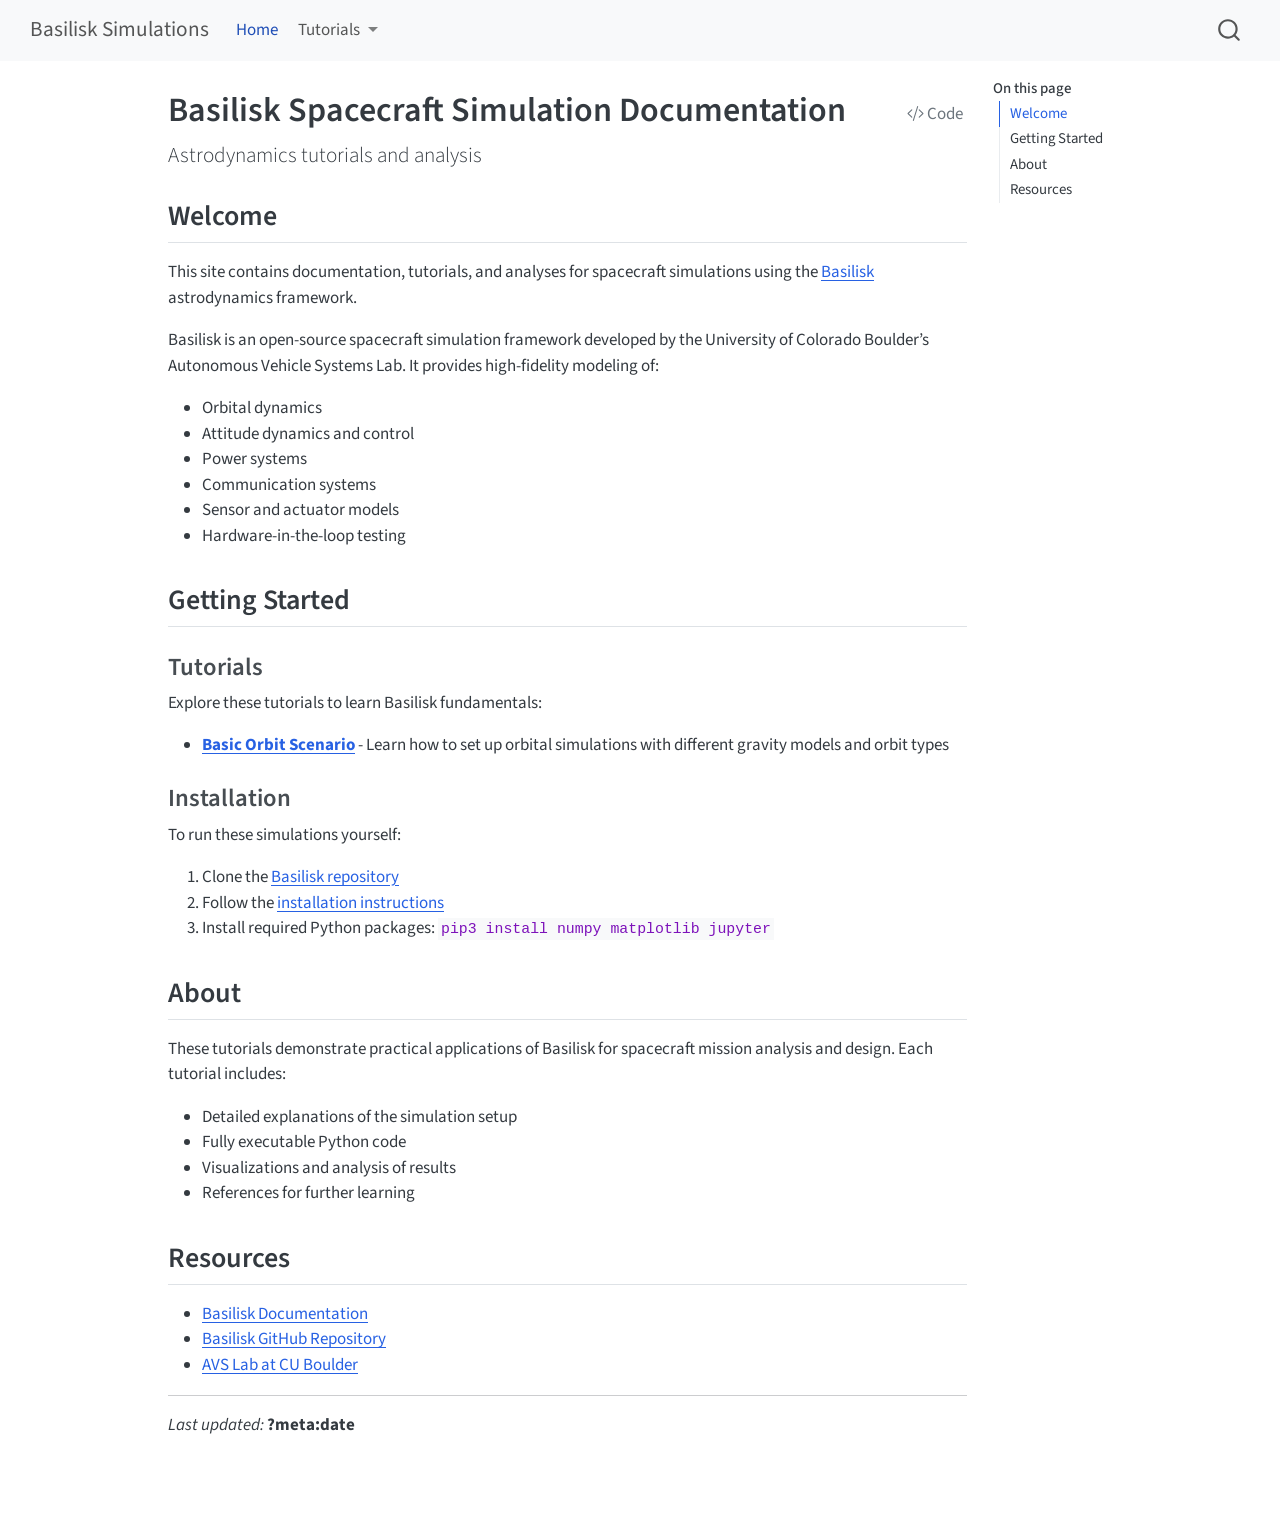
<file: index.html>
<!DOCTYPE html>
<html xmlns="http://www.w3.org/1999/xhtml" lang="en" xml:lang="en"><head>

<meta charset="utf-8">
<meta name="generator" content="quarto-1.7.32">

<meta name="viewport" content="width=device-width, initial-scale=1.0, user-scalable=yes">


<title>Basilisk Spacecraft Simulation Documentation – Basilisk Simulations</title>
<style>
code{white-space: pre-wrap;}
span.smallcaps{font-variant: small-caps;}
div.columns{display: flex; gap: min(4vw, 1.5em);}
div.column{flex: auto; overflow-x: auto;}
div.hanging-indent{margin-left: 1.5em; text-indent: -1.5em;}
ul.task-list{list-style: none;}
ul.task-list li input[type="checkbox"] {
  width: 0.8em;
  margin: 0 0.8em 0.2em -1em; /* quarto-specific, see https://github.com/quarto-dev/quarto-cli/issues/4556 */ 
  vertical-align: middle;
}
/* CSS for syntax highlighting */
html { -webkit-text-size-adjust: 100%; }
pre > code.sourceCode { white-space: pre; position: relative; }
pre > code.sourceCode > span { display: inline-block; line-height: 1.25; }
pre > code.sourceCode > span:empty { height: 1.2em; }
.sourceCode { overflow: visible; }
code.sourceCode > span { color: inherit; text-decoration: inherit; }
div.sourceCode { margin: 1em 0; }
pre.sourceCode { margin: 0; }
@media screen {
div.sourceCode { overflow: auto; }
}
@media print {
pre > code.sourceCode { white-space: pre-wrap; }
pre > code.sourceCode > span { text-indent: -5em; padding-left: 5em; }
}
pre.numberSource code
  { counter-reset: source-line 0; }
pre.numberSource code > span
  { position: relative; left: -4em; counter-increment: source-line; }
pre.numberSource code > span > a:first-child::before
  { content: counter(source-line);
    position: relative; left: -1em; text-align: right; vertical-align: baseline;
    border: none; display: inline-block;
    -webkit-touch-callout: none; -webkit-user-select: none;
    -khtml-user-select: none; -moz-user-select: none;
    -ms-user-select: none; user-select: none;
    padding: 0 4px; width: 4em;
  }
pre.numberSource { margin-left: 3em;  padding-left: 4px; }
div.sourceCode
  {   }
@media screen {
pre > code.sourceCode > span > a:first-child::before { text-decoration: underline; }
}
</style>


<script src="site_libs/quarto-nav/quarto-nav.js"></script>
<script src="site_libs/quarto-nav/headroom.min.js"></script>
<script src="site_libs/clipboard/clipboard.min.js"></script>
<script src="site_libs/quarto-search/autocomplete.umd.js"></script>
<script src="site_libs/quarto-search/fuse.min.js"></script>
<script src="site_libs/quarto-search/quarto-search.js"></script>
<meta name="quarto:offset" content="./">
<script src="site_libs/quarto-html/quarto.js" type="module"></script>
<script src="site_libs/quarto-html/tabsets/tabsets.js" type="module"></script>
<script src="site_libs/quarto-html/popper.min.js"></script>
<script src="site_libs/quarto-html/tippy.umd.min.js"></script>
<script src="site_libs/quarto-html/anchor.min.js"></script>
<link href="site_libs/quarto-html/tippy.css" rel="stylesheet">
<link href="site_libs/quarto-html/quarto-syntax-highlighting-37eea08aefeeee20ff55810ff984fec1.css" rel="stylesheet" id="quarto-text-highlighting-styles">
<script src="site_libs/bootstrap/bootstrap.min.js"></script>
<link href="site_libs/bootstrap/bootstrap-icons.css" rel="stylesheet">
<link href="site_libs/bootstrap/bootstrap-c1fac2584b48ed01fb6e278e36375074.min.css" rel="stylesheet" append-hash="true" id="quarto-bootstrap" data-mode="light">
<script id="quarto-search-options" type="application/json">{
  "location": "navbar",
  "copy-button": false,
  "collapse-after": 3,
  "panel-placement": "end",
  "type": "overlay",
  "limit": 50,
  "keyboard-shortcut": [
    "f",
    "/",
    "s"
  ],
  "show-item-context": false,
  "language": {
    "search-no-results-text": "No results",
    "search-matching-documents-text": "matching documents",
    "search-copy-link-title": "Copy link to search",
    "search-hide-matches-text": "Hide additional matches",
    "search-more-match-text": "more match in this document",
    "search-more-matches-text": "more matches in this document",
    "search-clear-button-title": "Clear",
    "search-text-placeholder": "",
    "search-detached-cancel-button-title": "Cancel",
    "search-submit-button-title": "Submit",
    "search-label": "Search"
  }
}</script>


<link rel="stylesheet" href="styles.css">
</head>

<body class="nav-fixed quarto-light">

<div id="quarto-search-results"></div>
  <header id="quarto-header" class="headroom fixed-top">
    <nav class="navbar navbar-expand-lg " data-bs-theme="dark">
      <div class="navbar-container container-fluid">
      <div class="navbar-brand-container mx-auto">
    <a class="navbar-brand" href="./index.html">
    <span class="navbar-title">Basilisk Simulations</span>
    </a>
  </div>
            <div id="quarto-search" class="" title="Search"></div>
          <button class="navbar-toggler" type="button" data-bs-toggle="collapse" data-bs-target="#navbarCollapse" aria-controls="navbarCollapse" role="menu" aria-expanded="false" aria-label="Toggle navigation" onclick="if (window.quartoToggleHeadroom) { window.quartoToggleHeadroom(); }">
  <span class="navbar-toggler-icon"></span>
</button>
          <div class="collapse navbar-collapse" id="navbarCollapse">
            <ul class="navbar-nav navbar-nav-scroll me-auto">
  <li class="nav-item">
    <a class="nav-link active" href="./index.html" aria-current="page"> 
<span class="menu-text">Home</span></a>
  </li>  
  <li class="nav-item dropdown ">
    <a class="nav-link dropdown-toggle" href="#" id="nav-menu-tutorials" role="link" data-bs-toggle="dropdown" aria-expanded="false">
 <span class="menu-text">Tutorials</span>
    </a>
    <ul class="dropdown-menu" aria-labelledby="nav-menu-tutorials">    
        <li>
    <a class="dropdown-item" href="./main/scenarioBasicOrbit.html">
 <span class="dropdown-text">Basic Orbit</span></a>
  </li>  
    </ul>
  </li>
</ul>
          </div> <!-- /navcollapse -->
            <div class="quarto-navbar-tools">
</div>
      </div> <!-- /container-fluid -->
    </nav>
</header>
<!-- content -->
<div id="quarto-content" class="quarto-container page-columns page-rows-contents page-layout-article page-navbar">
<!-- sidebar -->
<!-- margin-sidebar -->
    <div id="quarto-margin-sidebar" class="sidebar margin-sidebar">
        <nav id="TOC" role="doc-toc" class="toc-active">
    <h2 id="toc-title">On this page</h2>
   
  <ul>
  <li><a href="#welcome" id="toc-welcome" class="nav-link active" data-scroll-target="#welcome">Welcome</a></li>
  <li><a href="#getting-started" id="toc-getting-started" class="nav-link" data-scroll-target="#getting-started">Getting Started</a>
  <ul class="collapse">
  <li><a href="#tutorials" id="toc-tutorials" class="nav-link" data-scroll-target="#tutorials">Tutorials</a></li>
  <li><a href="#installation" id="toc-installation" class="nav-link" data-scroll-target="#installation">Installation</a></li>
  </ul></li>
  <li><a href="#about" id="toc-about" class="nav-link" data-scroll-target="#about">About</a></li>
  <li><a href="#resources" id="toc-resources" class="nav-link" data-scroll-target="#resources">Resources</a></li>
  </ul>
</nav>
    </div>
<!-- main -->
<main class="content" id="quarto-document-content">

<header id="title-block-header" class="quarto-title-block default">
<div class="quarto-title">
<div class="quarto-title-block"><div><h1 class="title">Basilisk Spacecraft Simulation Documentation</h1><button type="button" class="btn code-tools-button" id="quarto-code-tools-source"><i class="bi"></i> Code</button></div></div>
<p class="subtitle lead">Astrodynamics tutorials and analysis</p>
</div>



<div class="quarto-title-meta">

    
  
    
  </div>
  


</header>


<section id="welcome" class="level2">
<h2 class="anchored" data-anchor-id="welcome">Welcome</h2>
<p>This site contains documentation, tutorials, and analyses for spacecraft simulations using the <a href="https://hanspeterschaub.info/basilisk/">Basilisk</a> astrodynamics framework.</p>
<p>Basilisk is an open-source spacecraft simulation framework developed by the University of Colorado Boulder’s Autonomous Vehicle Systems Lab. It provides high-fidelity modeling of:</p>
<ul>
<li>Orbital dynamics</li>
<li>Attitude dynamics and control</li>
<li>Power systems</li>
<li>Communication systems</li>
<li>Sensor and actuator models</li>
<li>Hardware-in-the-loop testing</li>
</ul>
</section>
<section id="getting-started" class="level2">
<h2 class="anchored" data-anchor-id="getting-started">Getting Started</h2>
<section id="tutorials" class="level3">
<h3 class="anchored" data-anchor-id="tutorials">Tutorials</h3>
<p>Explore these tutorials to learn Basilisk fundamentals:</p>
<ul>
<li><a href="./main/scenarioBasicOrbit.html"><strong>Basic Orbit Scenario</strong></a> - Learn how to set up orbital simulations with different gravity models and orbit types</li>
</ul>
</section>
<section id="installation" class="level3">
<h3 class="anchored" data-anchor-id="installation">Installation</h3>
<p>To run these simulations yourself:</p>
<ol type="1">
<li>Clone the <a href="https://github.com/AVSLab/basilisk">Basilisk repository</a></li>
<li>Follow the <a href="https://hanspeterschaub.info/basilisk/Install/installOnMacOS.html">installation instructions</a></li>
<li>Install required Python packages: <code>pip3 install numpy matplotlib jupyter</code></li>
</ol>
</section>
</section>
<section id="about" class="level2">
<h2 class="anchored" data-anchor-id="about">About</h2>
<p>These tutorials demonstrate practical applications of Basilisk for spacecraft mission analysis and design. Each tutorial includes:</p>
<ul>
<li>Detailed explanations of the simulation setup</li>
<li>Fully executable Python code</li>
<li>Visualizations and analysis of results</li>
<li>References for further learning</li>
</ul>
</section>
<section id="resources" class="level2">
<h2 class="anchored" data-anchor-id="resources">Resources</h2>
<ul>
<li><a href="https://hanspeterschaub.info/basilisk/">Basilisk Documentation</a></li>
<li><a href="https://github.com/AVSLab/basilisk">Basilisk GitHub Repository</a></li>
<li><a href="http://hanspeterschaub.info/AVSlab.html">AVS Lab at CU Boulder</a></li>
</ul>
<hr>
<p><em>Last updated:</em> <strong>?meta:date</strong></p>


<!-- -->

</section>

</main> <!-- /main -->
<script id="quarto-html-after-body" type="application/javascript">
  window.document.addEventListener("DOMContentLoaded", function (event) {
    const icon = "";
    const anchorJS = new window.AnchorJS();
    anchorJS.options = {
      placement: 'right',
      icon: icon
    };
    anchorJS.add('.anchored');
    const isCodeAnnotation = (el) => {
      for (const clz of el.classList) {
        if (clz.startsWith('code-annotation-')) {                     
          return true;
        }
      }
      return false;
    }
    const onCopySuccess = function(e) {
      // button target
      const button = e.trigger;
      // don't keep focus
      button.blur();
      // flash "checked"
      button.classList.add('code-copy-button-checked');
      var currentTitle = button.getAttribute("title");
      button.setAttribute("title", "Copied!");
      let tooltip;
      if (window.bootstrap) {
        button.setAttribute("data-bs-toggle", "tooltip");
        button.setAttribute("data-bs-placement", "left");
        button.setAttribute("data-bs-title", "Copied!");
        tooltip = new bootstrap.Tooltip(button, 
          { trigger: "manual", 
            customClass: "code-copy-button-tooltip",
            offset: [0, -8]});
        tooltip.show();    
      }
      setTimeout(function() {
        if (tooltip) {
          tooltip.hide();
          button.removeAttribute("data-bs-title");
          button.removeAttribute("data-bs-toggle");
          button.removeAttribute("data-bs-placement");
        }
        button.setAttribute("title", currentTitle);
        button.classList.remove('code-copy-button-checked');
      }, 1000);
      // clear code selection
      e.clearSelection();
    }
    const getTextToCopy = function(trigger) {
        const codeEl = trigger.previousElementSibling.cloneNode(true);
        for (const childEl of codeEl.children) {
          if (isCodeAnnotation(childEl)) {
            childEl.remove();
          }
        }
        return codeEl.innerText;
    }
    const clipboard = new window.ClipboardJS('.code-copy-button:not([data-in-quarto-modal])', {
      text: getTextToCopy
    });
    clipboard.on('success', onCopySuccess);
    if (window.document.getElementById('quarto-embedded-source-code-modal')) {
      const clipboardModal = new window.ClipboardJS('.code-copy-button[data-in-quarto-modal]', {
        text: getTextToCopy,
        container: window.document.getElementById('quarto-embedded-source-code-modal')
      });
      clipboardModal.on('success', onCopySuccess);
    }
    const viewSource = window.document.getElementById('quarto-view-source') ||
                       window.document.getElementById('quarto-code-tools-source');
    if (viewSource) {
      const sourceUrl = viewSource.getAttribute("data-quarto-source-url");
      viewSource.addEventListener("click", function(e) {
        if (sourceUrl) {
          // rstudio viewer pane
          if (/\bcapabilities=\b/.test(window.location)) {
            window.open(sourceUrl);
          } else {
            window.location.href = sourceUrl;
          }
        } else {
          const modal = new bootstrap.Modal(document.getElementById('quarto-embedded-source-code-modal'));
          modal.show();
        }
        return false;
      });
    }
    function toggleCodeHandler(show) {
      return function(e) {
        const detailsSrc = window.document.querySelectorAll(".cell > details > .sourceCode");
        for (let i=0; i<detailsSrc.length; i++) {
          const details = detailsSrc[i].parentElement;
          if (show) {
            details.open = true;
          } else {
            details.removeAttribute("open");
          }
        }
        const cellCodeDivs = window.document.querySelectorAll(".cell > .sourceCode");
        const fromCls = show ? "hidden" : "unhidden";
        const toCls = show ? "unhidden" : "hidden";
        for (let i=0; i<cellCodeDivs.length; i++) {
          const codeDiv = cellCodeDivs[i];
          if (codeDiv.classList.contains(fromCls)) {
            codeDiv.classList.remove(fromCls);
            codeDiv.classList.add(toCls);
          } 
        }
        return false;
      }
    }
    const hideAllCode = window.document.getElementById("quarto-hide-all-code");
    if (hideAllCode) {
      hideAllCode.addEventListener("click", toggleCodeHandler(false));
    }
    const showAllCode = window.document.getElementById("quarto-show-all-code");
    if (showAllCode) {
      showAllCode.addEventListener("click", toggleCodeHandler(true));
    }
      var localhostRegex = new RegExp(/^(?:http|https):\/\/localhost\:?[0-9]*\//);
      var mailtoRegex = new RegExp(/^mailto:/);
        var filterRegex = new RegExp("https:\/\/pagrossi91\.github\.io\/basilisk-quarto-marimo-test\/");
      var isInternal = (href) => {
          return filterRegex.test(href) || localhostRegex.test(href) || mailtoRegex.test(href);
      }
      // Inspect non-navigation links and adorn them if external
     var links = window.document.querySelectorAll('a[href]:not(.nav-link):not(.navbar-brand):not(.toc-action):not(.sidebar-link):not(.sidebar-item-toggle):not(.pagination-link):not(.no-external):not([aria-hidden]):not(.dropdown-item):not(.quarto-navigation-tool):not(.about-link)');
      for (var i=0; i<links.length; i++) {
        const link = links[i];
        if (!isInternal(link.href)) {
          // undo the damage that might have been done by quarto-nav.js in the case of
          // links that we want to consider external
          if (link.dataset.originalHref !== undefined) {
            link.href = link.dataset.originalHref;
          }
        }
      }
    function tippyHover(el, contentFn, onTriggerFn, onUntriggerFn) {
      const config = {
        allowHTML: true,
        maxWidth: 500,
        delay: 100,
        arrow: false,
        appendTo: function(el) {
            return el.parentElement;
        },
        interactive: true,
        interactiveBorder: 10,
        theme: 'quarto',
        placement: 'bottom-start',
      };
      if (contentFn) {
        config.content = contentFn;
      }
      if (onTriggerFn) {
        config.onTrigger = onTriggerFn;
      }
      if (onUntriggerFn) {
        config.onUntrigger = onUntriggerFn;
      }
      window.tippy(el, config); 
    }
    const noterefs = window.document.querySelectorAll('a[role="doc-noteref"]');
    for (var i=0; i<noterefs.length; i++) {
      const ref = noterefs[i];
      tippyHover(ref, function() {
        // use id or data attribute instead here
        let href = ref.getAttribute('data-footnote-href') || ref.getAttribute('href');
        try { href = new URL(href).hash; } catch {}
        const id = href.replace(/^#\/?/, "");
        const note = window.document.getElementById(id);
        if (note) {
          return note.innerHTML;
        } else {
          return "";
        }
      });
    }
    const xrefs = window.document.querySelectorAll('a.quarto-xref');
    const processXRef = (id, note) => {
      // Strip column container classes
      const stripColumnClz = (el) => {
        el.classList.remove("page-full", "page-columns");
        if (el.children) {
          for (const child of el.children) {
            stripColumnClz(child);
          }
        }
      }
      stripColumnClz(note)
      if (id === null || id.startsWith('sec-')) {
        // Special case sections, only their first couple elements
        const container = document.createElement("div");
        if (note.children && note.children.length > 2) {
          container.appendChild(note.children[0].cloneNode(true));
          for (let i = 1; i < note.children.length; i++) {
            const child = note.children[i];
            if (child.tagName === "P" && child.innerText === "") {
              continue;
            } else {
              container.appendChild(child.cloneNode(true));
              break;
            }
          }
          if (window.Quarto?.typesetMath) {
            window.Quarto.typesetMath(container);
          }
          return container.innerHTML
        } else {
          if (window.Quarto?.typesetMath) {
            window.Quarto.typesetMath(note);
          }
          return note.innerHTML;
        }
      } else {
        // Remove any anchor links if they are present
        const anchorLink = note.querySelector('a.anchorjs-link');
        if (anchorLink) {
          anchorLink.remove();
        }
        if (window.Quarto?.typesetMath) {
          window.Quarto.typesetMath(note);
        }
        if (note.classList.contains("callout")) {
          return note.outerHTML;
        } else {
          return note.innerHTML;
        }
      }
    }
    for (var i=0; i<xrefs.length; i++) {
      const xref = xrefs[i];
      tippyHover(xref, undefined, function(instance) {
        instance.disable();
        let url = xref.getAttribute('href');
        let hash = undefined; 
        if (url.startsWith('#')) {
          hash = url;
        } else {
          try { hash = new URL(url).hash; } catch {}
        }
        if (hash) {
          const id = hash.replace(/^#\/?/, "");
          const note = window.document.getElementById(id);
          if (note !== null) {
            try {
              const html = processXRef(id, note.cloneNode(true));
              instance.setContent(html);
            } finally {
              instance.enable();
              instance.show();
            }
          } else {
            // See if we can fetch this
            fetch(url.split('#')[0])
            .then(res => res.text())
            .then(html => {
              const parser = new DOMParser();
              const htmlDoc = parser.parseFromString(html, "text/html");
              const note = htmlDoc.getElementById(id);
              if (note !== null) {
                const html = processXRef(id, note);
                instance.setContent(html);
              } 
            }).finally(() => {
              instance.enable();
              instance.show();
            });
          }
        } else {
          // See if we can fetch a full url (with no hash to target)
          // This is a special case and we should probably do some content thinning / targeting
          fetch(url)
          .then(res => res.text())
          .then(html => {
            const parser = new DOMParser();
            const htmlDoc = parser.parseFromString(html, "text/html");
            const note = htmlDoc.querySelector('main.content');
            if (note !== null) {
              // This should only happen for chapter cross references
              // (since there is no id in the URL)
              // remove the first header
              if (note.children.length > 0 && note.children[0].tagName === "HEADER") {
                note.children[0].remove();
              }
              const html = processXRef(null, note);
              instance.setContent(html);
            } 
          }).finally(() => {
            instance.enable();
            instance.show();
          });
        }
      }, function(instance) {
      });
    }
        let selectedAnnoteEl;
        const selectorForAnnotation = ( cell, annotation) => {
          let cellAttr = 'data-code-cell="' + cell + '"';
          let lineAttr = 'data-code-annotation="' +  annotation + '"';
          const selector = 'span[' + cellAttr + '][' + lineAttr + ']';
          return selector;
        }
        const selectCodeLines = (annoteEl) => {
          const doc = window.document;
          const targetCell = annoteEl.getAttribute("data-target-cell");
          const targetAnnotation = annoteEl.getAttribute("data-target-annotation");
          const annoteSpan = window.document.querySelector(selectorForAnnotation(targetCell, targetAnnotation));
          const lines = annoteSpan.getAttribute("data-code-lines").split(",");
          const lineIds = lines.map((line) => {
            return targetCell + "-" + line;
          })
          let top = null;
          let height = null;
          let parent = null;
          if (lineIds.length > 0) {
              //compute the position of the single el (top and bottom and make a div)
              const el = window.document.getElementById(lineIds[0]);
              top = el.offsetTop;
              height = el.offsetHeight;
              parent = el.parentElement.parentElement;
            if (lineIds.length > 1) {
              const lastEl = window.document.getElementById(lineIds[lineIds.length - 1]);
              const bottom = lastEl.offsetTop + lastEl.offsetHeight;
              height = bottom - top;
            }
            if (top !== null && height !== null && parent !== null) {
              // cook up a div (if necessary) and position it 
              let div = window.document.getElementById("code-annotation-line-highlight");
              if (div === null) {
                div = window.document.createElement("div");
                div.setAttribute("id", "code-annotation-line-highlight");
                div.style.position = 'absolute';
                parent.appendChild(div);
              }
              div.style.top = top - 2 + "px";
              div.style.height = height + 4 + "px";
              div.style.left = 0;
              let gutterDiv = window.document.getElementById("code-annotation-line-highlight-gutter");
              if (gutterDiv === null) {
                gutterDiv = window.document.createElement("div");
                gutterDiv.setAttribute("id", "code-annotation-line-highlight-gutter");
                gutterDiv.style.position = 'absolute';
                const codeCell = window.document.getElementById(targetCell);
                const gutter = codeCell.querySelector('.code-annotation-gutter');
                gutter.appendChild(gutterDiv);
              }
              gutterDiv.style.top = top - 2 + "px";
              gutterDiv.style.height = height + 4 + "px";
            }
            selectedAnnoteEl = annoteEl;
          }
        };
        const unselectCodeLines = () => {
          const elementsIds = ["code-annotation-line-highlight", "code-annotation-line-highlight-gutter"];
          elementsIds.forEach((elId) => {
            const div = window.document.getElementById(elId);
            if (div) {
              div.remove();
            }
          });
          selectedAnnoteEl = undefined;
        };
          // Handle positioning of the toggle
      window.addEventListener(
        "resize",
        throttle(() => {
          elRect = undefined;
          if (selectedAnnoteEl) {
            selectCodeLines(selectedAnnoteEl);
          }
        }, 10)
      );
      function throttle(fn, ms) {
      let throttle = false;
      let timer;
        return (...args) => {
          if(!throttle) { // first call gets through
              fn.apply(this, args);
              throttle = true;
          } else { // all the others get throttled
              if(timer) clearTimeout(timer); // cancel #2
              timer = setTimeout(() => {
                fn.apply(this, args);
                timer = throttle = false;
              }, ms);
          }
        };
      }
        // Attach click handler to the DT
        const annoteDls = window.document.querySelectorAll('dt[data-target-cell]');
        for (const annoteDlNode of annoteDls) {
          annoteDlNode.addEventListener('click', (event) => {
            const clickedEl = event.target;
            if (clickedEl !== selectedAnnoteEl) {
              unselectCodeLines();
              const activeEl = window.document.querySelector('dt[data-target-cell].code-annotation-active');
              if (activeEl) {
                activeEl.classList.remove('code-annotation-active');
              }
              selectCodeLines(clickedEl);
              clickedEl.classList.add('code-annotation-active');
            } else {
              // Unselect the line
              unselectCodeLines();
              clickedEl.classList.remove('code-annotation-active');
            }
          });
        }
    const findCites = (el) => {
      const parentEl = el.parentElement;
      if (parentEl) {
        const cites = parentEl.dataset.cites;
        if (cites) {
          return {
            el,
            cites: cites.split(' ')
          };
        } else {
          return findCites(el.parentElement)
        }
      } else {
        return undefined;
      }
    };
    var bibliorefs = window.document.querySelectorAll('a[role="doc-biblioref"]');
    for (var i=0; i<bibliorefs.length; i++) {
      const ref = bibliorefs[i];
      const citeInfo = findCites(ref);
      if (citeInfo) {
        tippyHover(citeInfo.el, function() {
          var popup = window.document.createElement('div');
          citeInfo.cites.forEach(function(cite) {
            var citeDiv = window.document.createElement('div');
            citeDiv.classList.add('hanging-indent');
            citeDiv.classList.add('csl-entry');
            var biblioDiv = window.document.getElementById('ref-' + cite);
            if (biblioDiv) {
              citeDiv.innerHTML = biblioDiv.innerHTML;
            }
            popup.appendChild(citeDiv);
          });
          return popup.innerHTML;
        });
      }
    }
  });
  </script><div class="modal fade" id="quarto-embedded-source-code-modal" tabindex="-1" aria-labelledby="quarto-embedded-source-code-modal-label" aria-hidden="true"><div class="modal-dialog modal-dialog-scrollable"><div class="modal-content"><div class="modal-header"><h5 class="modal-title" id="quarto-embedded-source-code-modal-label">Source Code</h5><button class="btn-close" data-bs-dismiss="modal"></button></div><div class="modal-body"><div class="">
<div class="sourceCode" id="cb1" data-shortcodes="false"><pre class="sourceCode markdown code-with-copy"><code class="sourceCode markdown"><span id="cb1-1"><a href="#cb1-1" aria-hidden="true" tabindex="-1"></a><span class="co">---</span></span>
<span id="cb1-2"><a href="#cb1-2" aria-hidden="true" tabindex="-1"></a><span class="an">title:</span><span class="co"> "Basilisk Spacecraft Simulation Documentation"</span></span>
<span id="cb1-3"><a href="#cb1-3" aria-hidden="true" tabindex="-1"></a><span class="an">subtitle:</span><span class="co"> "Astrodynamics tutorials and analysis"</span></span>
<span id="cb1-4"><a href="#cb1-4" aria-hidden="true" tabindex="-1"></a><span class="co">---</span></span>
<span id="cb1-5"><a href="#cb1-5" aria-hidden="true" tabindex="-1"></a></span>
<span id="cb1-6"><a href="#cb1-6" aria-hidden="true" tabindex="-1"></a><span class="fu">## Welcome</span></span>
<span id="cb1-7"><a href="#cb1-7" aria-hidden="true" tabindex="-1"></a></span>
<span id="cb1-8"><a href="#cb1-8" aria-hidden="true" tabindex="-1"></a>This site contains documentation, tutorials, and analyses for spacecraft simulations using the <span class="co">[</span><span class="ot">Basilisk</span><span class="co">](https://hanspeterschaub.info/basilisk/)</span> astrodynamics framework.</span>
<span id="cb1-9"><a href="#cb1-9" aria-hidden="true" tabindex="-1"></a></span>
<span id="cb1-10"><a href="#cb1-10" aria-hidden="true" tabindex="-1"></a>Basilisk is an open-source spacecraft simulation framework developed by the University of Colorado Boulder's Autonomous Vehicle Systems Lab. It provides high-fidelity modeling of:</span>
<span id="cb1-11"><a href="#cb1-11" aria-hidden="true" tabindex="-1"></a></span>
<span id="cb1-12"><a href="#cb1-12" aria-hidden="true" tabindex="-1"></a><span class="ss">-   </span>Orbital dynamics</span>
<span id="cb1-13"><a href="#cb1-13" aria-hidden="true" tabindex="-1"></a><span class="ss">-   </span>Attitude dynamics and control</span>
<span id="cb1-14"><a href="#cb1-14" aria-hidden="true" tabindex="-1"></a><span class="ss">-   </span>Power systems</span>
<span id="cb1-15"><a href="#cb1-15" aria-hidden="true" tabindex="-1"></a><span class="ss">-   </span>Communication systems</span>
<span id="cb1-16"><a href="#cb1-16" aria-hidden="true" tabindex="-1"></a><span class="ss">-   </span>Sensor and actuator models</span>
<span id="cb1-17"><a href="#cb1-17" aria-hidden="true" tabindex="-1"></a><span class="ss">-   </span>Hardware-in-the-loop testing</span>
<span id="cb1-18"><a href="#cb1-18" aria-hidden="true" tabindex="-1"></a></span>
<span id="cb1-19"><a href="#cb1-19" aria-hidden="true" tabindex="-1"></a><span class="fu">## Getting Started</span></span>
<span id="cb1-20"><a href="#cb1-20" aria-hidden="true" tabindex="-1"></a></span>
<span id="cb1-21"><a href="#cb1-21" aria-hidden="true" tabindex="-1"></a><span class="fu">### Tutorials</span></span>
<span id="cb1-22"><a href="#cb1-22" aria-hidden="true" tabindex="-1"></a></span>
<span id="cb1-23"><a href="#cb1-23" aria-hidden="true" tabindex="-1"></a>Explore these tutorials to learn Basilisk fundamentals:</span>
<span id="cb1-24"><a href="#cb1-24" aria-hidden="true" tabindex="-1"></a></span>
<span id="cb1-25"><a href="#cb1-25" aria-hidden="true" tabindex="-1"></a><span class="ss">-   </span><span class="co">[</span><span class="ot">**Basic Orbit Scenario**</span><span class="co">](main/scenarioBasicOrbit.qmd)</span> - Learn how to set up orbital simulations with different gravity models and orbit types</span>
<span id="cb1-26"><a href="#cb1-26" aria-hidden="true" tabindex="-1"></a></span>
<span id="cb1-27"><a href="#cb1-27" aria-hidden="true" tabindex="-1"></a><span class="fu">### Installation</span></span>
<span id="cb1-28"><a href="#cb1-28" aria-hidden="true" tabindex="-1"></a></span>
<span id="cb1-29"><a href="#cb1-29" aria-hidden="true" tabindex="-1"></a>To run these simulations yourself:</span>
<span id="cb1-30"><a href="#cb1-30" aria-hidden="true" tabindex="-1"></a></span>
<span id="cb1-31"><a href="#cb1-31" aria-hidden="true" tabindex="-1"></a><span class="ss">1.  </span>Clone the <span class="co">[</span><span class="ot">Basilisk repository</span><span class="co">](https://github.com/AVSLab/basilisk)</span></span>
<span id="cb1-32"><a href="#cb1-32" aria-hidden="true" tabindex="-1"></a><span class="ss">2.  </span>Follow the <span class="co">[</span><span class="ot">installation instructions</span><span class="co">](https://hanspeterschaub.info/basilisk/Install/installOnMacOS.html)</span></span>
<span id="cb1-33"><a href="#cb1-33" aria-hidden="true" tabindex="-1"></a><span class="ss">3.  </span>Install required Python packages: <span class="in">`pip3 install numpy matplotlib jupyter`</span></span>
<span id="cb1-34"><a href="#cb1-34" aria-hidden="true" tabindex="-1"></a></span>
<span id="cb1-35"><a href="#cb1-35" aria-hidden="true" tabindex="-1"></a><span class="fu">## About</span></span>
<span id="cb1-36"><a href="#cb1-36" aria-hidden="true" tabindex="-1"></a></span>
<span id="cb1-37"><a href="#cb1-37" aria-hidden="true" tabindex="-1"></a>These tutorials demonstrate practical applications of Basilisk for spacecraft mission analysis and design. Each tutorial includes:</span>
<span id="cb1-38"><a href="#cb1-38" aria-hidden="true" tabindex="-1"></a></span>
<span id="cb1-39"><a href="#cb1-39" aria-hidden="true" tabindex="-1"></a><span class="ss">-   </span>Detailed explanations of the simulation setup</span>
<span id="cb1-40"><a href="#cb1-40" aria-hidden="true" tabindex="-1"></a><span class="ss">-   </span>Fully executable Python code</span>
<span id="cb1-41"><a href="#cb1-41" aria-hidden="true" tabindex="-1"></a><span class="ss">-   </span>Visualizations and analysis of results</span>
<span id="cb1-42"><a href="#cb1-42" aria-hidden="true" tabindex="-1"></a><span class="ss">-   </span>References for further learning</span>
<span id="cb1-43"><a href="#cb1-43" aria-hidden="true" tabindex="-1"></a></span>
<span id="cb1-44"><a href="#cb1-44" aria-hidden="true" tabindex="-1"></a><span class="fu">## Resources</span></span>
<span id="cb1-45"><a href="#cb1-45" aria-hidden="true" tabindex="-1"></a></span>
<span id="cb1-46"><a href="#cb1-46" aria-hidden="true" tabindex="-1"></a><span class="ss">-   </span><span class="co">[</span><span class="ot">Basilisk Documentation</span><span class="co">](https://hanspeterschaub.info/basilisk/)</span></span>
<span id="cb1-47"><a href="#cb1-47" aria-hidden="true" tabindex="-1"></a><span class="ss">-   </span><span class="co">[</span><span class="ot">Basilisk GitHub Repository</span><span class="co">](https://github.com/AVSLab/basilisk)</span></span>
<span id="cb1-48"><a href="#cb1-48" aria-hidden="true" tabindex="-1"></a><span class="ss">-   </span><span class="co">[</span><span class="ot">AVS Lab at CU Boulder</span><span class="co">](http://hanspeterschaub.info/AVSlab.html)</span></span>
<span id="cb1-49"><a href="#cb1-49" aria-hidden="true" tabindex="-1"></a></span>
<span id="cb1-50"><a href="#cb1-50" aria-hidden="true" tabindex="-1"></a>------------------------------------------------------------------------</span>
<span id="cb1-51"><a href="#cb1-51" aria-hidden="true" tabindex="-1"></a></span>
<span id="cb1-52"><a href="#cb1-52" aria-hidden="true" tabindex="-1"></a>*Last updated:* {{&lt; meta date &gt;}}</span></code><button title="Copy to Clipboard" class="code-copy-button" data-in-quarto-modal=""><i class="bi"></i></button></pre></div>
</div></div></div></div></div>
</div> <!-- /content -->




</body></html>
</file>
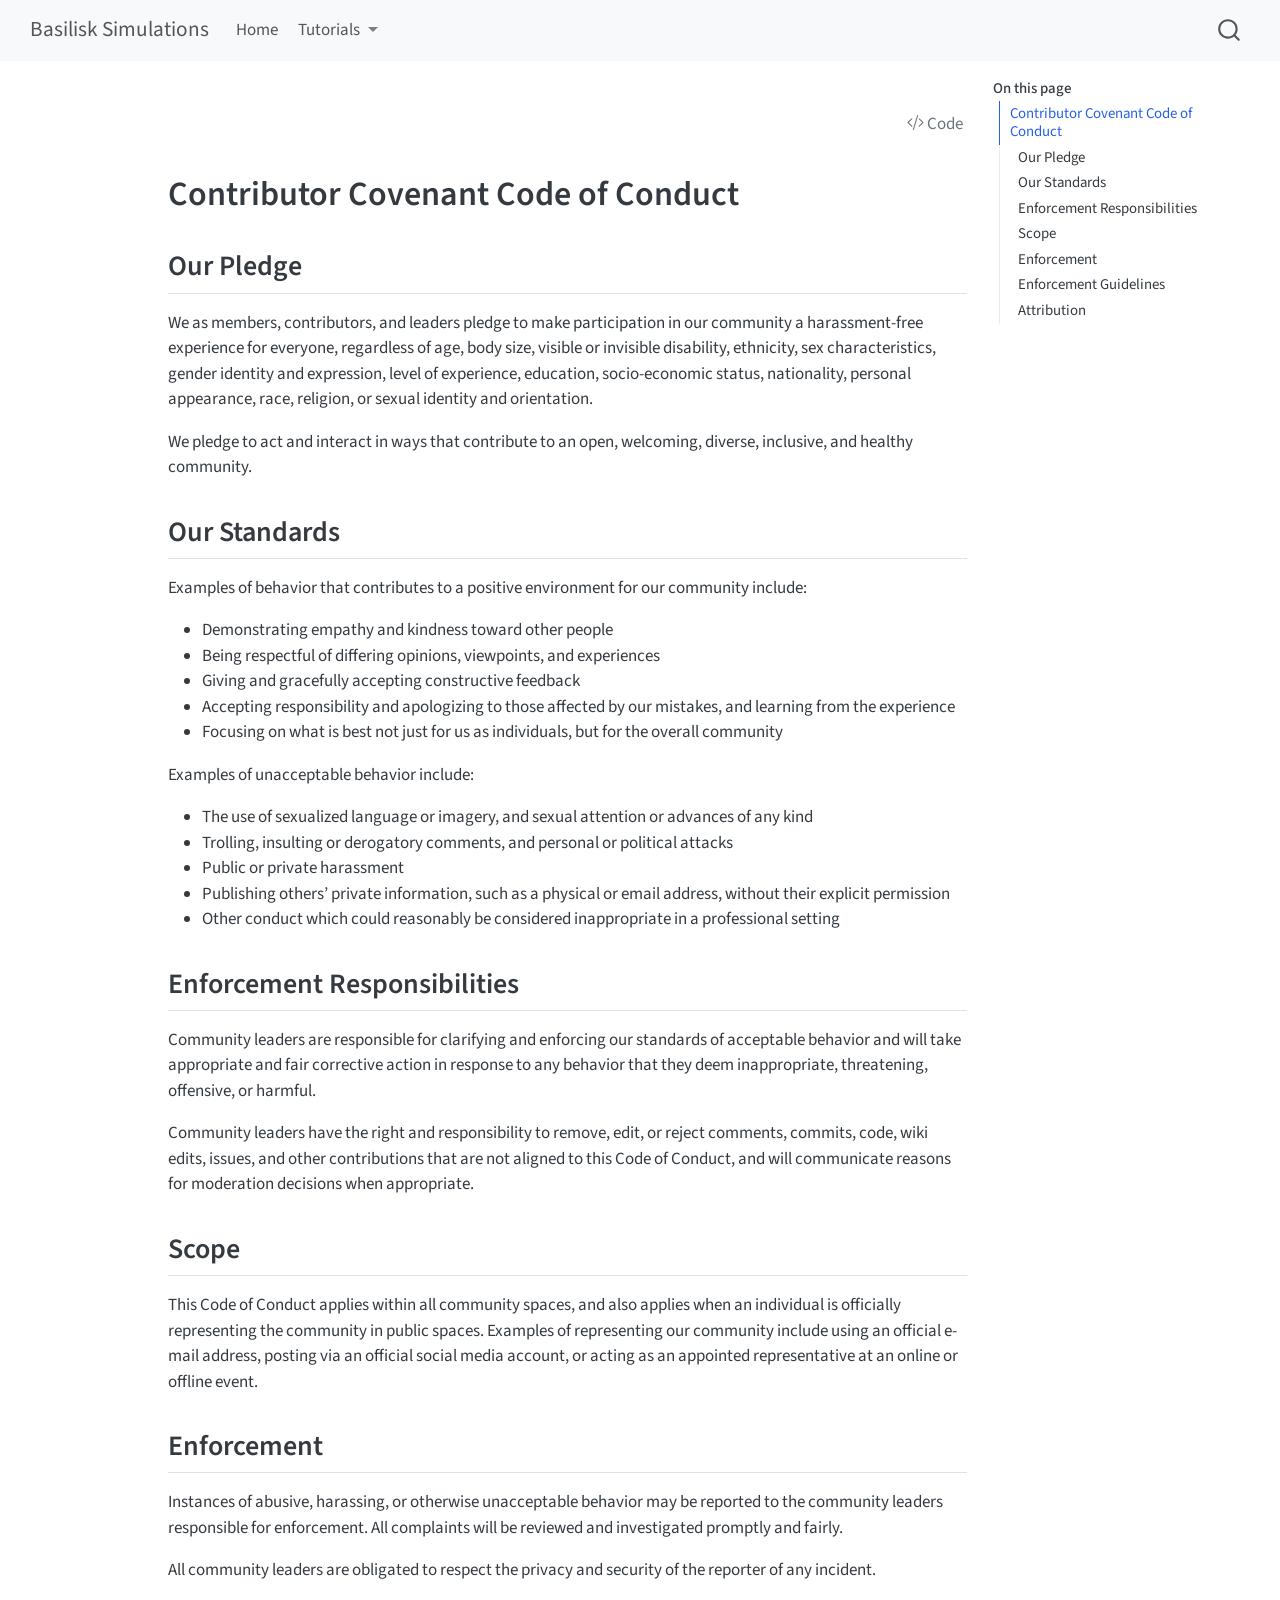
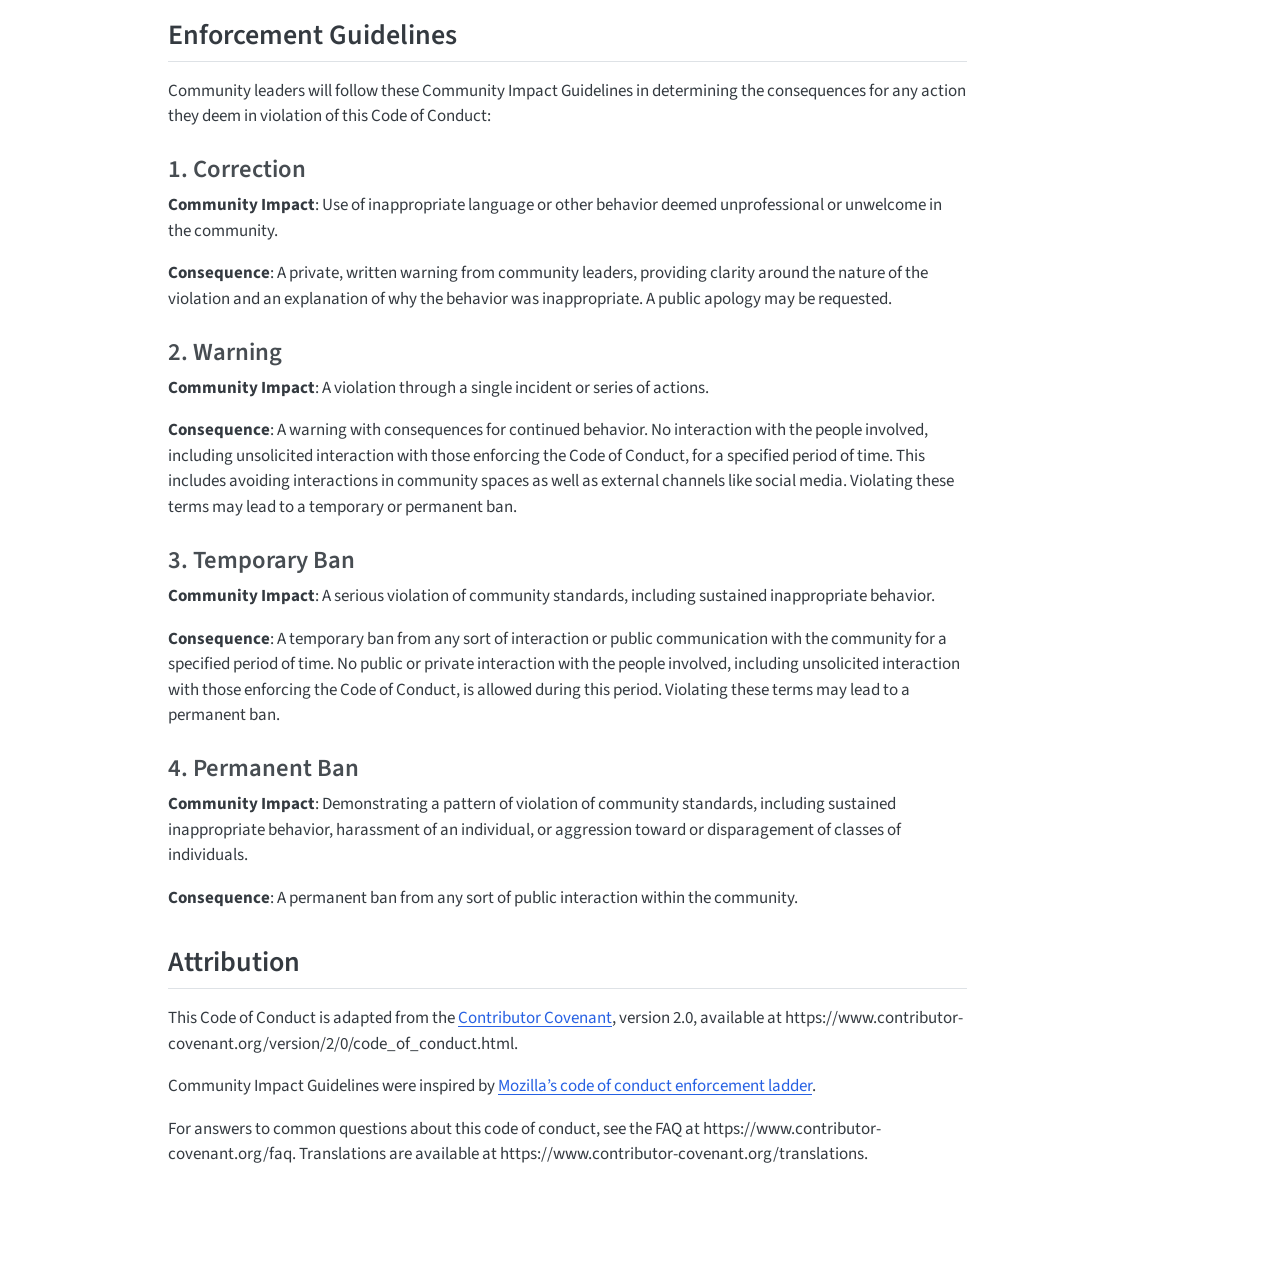
<file: basilisk-repo/CODE_OF_CONDUCT.html>
<!DOCTYPE html>
<html xmlns="http://www.w3.org/1999/xhtml" lang="en" xml:lang="en"><head>

<meta charset="utf-8">
<meta name="generator" content="quarto-1.7.32">

<meta name="viewport" content="width=device-width, initial-scale=1.0, user-scalable=yes">


<title>code_of_conduct – Basilisk Simulations</title>
<style>
code{white-space: pre-wrap;}
span.smallcaps{font-variant: small-caps;}
div.columns{display: flex; gap: min(4vw, 1.5em);}
div.column{flex: auto; overflow-x: auto;}
div.hanging-indent{margin-left: 1.5em; text-indent: -1.5em;}
ul.task-list{list-style: none;}
ul.task-list li input[type="checkbox"] {
  width: 0.8em;
  margin: 0 0.8em 0.2em -1em; /* quarto-specific, see https://github.com/quarto-dev/quarto-cli/issues/4556 */ 
  vertical-align: middle;
}
/* CSS for syntax highlighting */
html { -webkit-text-size-adjust: 100%; }
pre > code.sourceCode { white-space: pre; position: relative; }
pre > code.sourceCode > span { display: inline-block; line-height: 1.25; }
pre > code.sourceCode > span:empty { height: 1.2em; }
.sourceCode { overflow: visible; }
code.sourceCode > span { color: inherit; text-decoration: inherit; }
div.sourceCode { margin: 1em 0; }
pre.sourceCode { margin: 0; }
@media screen {
div.sourceCode { overflow: auto; }
}
@media print {
pre > code.sourceCode { white-space: pre-wrap; }
pre > code.sourceCode > span { text-indent: -5em; padding-left: 5em; }
}
pre.numberSource code
  { counter-reset: source-line 0; }
pre.numberSource code > span
  { position: relative; left: -4em; counter-increment: source-line; }
pre.numberSource code > span > a:first-child::before
  { content: counter(source-line);
    position: relative; left: -1em; text-align: right; vertical-align: baseline;
    border: none; display: inline-block;
    -webkit-touch-callout: none; -webkit-user-select: none;
    -khtml-user-select: none; -moz-user-select: none;
    -ms-user-select: none; user-select: none;
    padding: 0 4px; width: 4em;
  }
pre.numberSource { margin-left: 3em;  padding-left: 4px; }
div.sourceCode
  {   }
@media screen {
pre > code.sourceCode > span > a:first-child::before { text-decoration: underline; }
}
</style>


<script src="../site_libs/quarto-nav/quarto-nav.js"></script>
<script src="../site_libs/quarto-nav/headroom.min.js"></script>
<script src="../site_libs/clipboard/clipboard.min.js"></script>
<script src="../site_libs/quarto-search/autocomplete.umd.js"></script>
<script src="../site_libs/quarto-search/fuse.min.js"></script>
<script src="../site_libs/quarto-search/quarto-search.js"></script>
<meta name="quarto:offset" content="../">
<script src="../site_libs/quarto-html/quarto.js" type="module"></script>
<script src="../site_libs/quarto-html/tabsets/tabsets.js" type="module"></script>
<script src="../site_libs/quarto-html/popper.min.js"></script>
<script src="../site_libs/quarto-html/tippy.umd.min.js"></script>
<script src="../site_libs/quarto-html/anchor.min.js"></script>
<link href="../site_libs/quarto-html/tippy.css" rel="stylesheet">
<link href="../site_libs/quarto-html/quarto-syntax-highlighting-37eea08aefeeee20ff55810ff984fec1.css" rel="stylesheet" id="quarto-text-highlighting-styles">
<script src="../site_libs/bootstrap/bootstrap.min.js"></script>
<link href="../site_libs/bootstrap/bootstrap-icons.css" rel="stylesheet">
<link href="../site_libs/bootstrap/bootstrap-c1fac2584b48ed01fb6e278e36375074.min.css" rel="stylesheet" append-hash="true" id="quarto-bootstrap" data-mode="light">
<script id="quarto-search-options" type="application/json">{
  "location": "navbar",
  "copy-button": false,
  "collapse-after": 3,
  "panel-placement": "end",
  "type": "overlay",
  "limit": 50,
  "keyboard-shortcut": [
    "f",
    "/",
    "s"
  ],
  "show-item-context": false,
  "language": {
    "search-no-results-text": "No results",
    "search-matching-documents-text": "matching documents",
    "search-copy-link-title": "Copy link to search",
    "search-hide-matches-text": "Hide additional matches",
    "search-more-match-text": "more match in this document",
    "search-more-matches-text": "more matches in this document",
    "search-clear-button-title": "Clear",
    "search-text-placeholder": "",
    "search-detached-cancel-button-title": "Cancel",
    "search-submit-button-title": "Submit",
    "search-label": "Search"
  }
}</script>


<link rel="stylesheet" href="../styles.css">
</head>

<body class="nav-fixed quarto-light">

<div id="quarto-search-results"></div>
  <header id="quarto-header" class="headroom fixed-top">
    <nav class="navbar navbar-expand-lg " data-bs-theme="dark">
      <div class="navbar-container container-fluid">
      <div class="navbar-brand-container mx-auto">
    <a class="navbar-brand" href="../index.html">
    <span class="navbar-title">Basilisk Simulations</span>
    </a>
  </div>
            <div id="quarto-search" class="" title="Search"></div>
          <button class="navbar-toggler" type="button" data-bs-toggle="collapse" data-bs-target="#navbarCollapse" aria-controls="navbarCollapse" role="menu" aria-expanded="false" aria-label="Toggle navigation" onclick="if (window.quartoToggleHeadroom) { window.quartoToggleHeadroom(); }">
  <span class="navbar-toggler-icon"></span>
</button>
          <div class="collapse navbar-collapse" id="navbarCollapse">
            <ul class="navbar-nav navbar-nav-scroll me-auto">
  <li class="nav-item">
    <a class="nav-link" href="../index.html"> 
<span class="menu-text">Home</span></a>
  </li>  
  <li class="nav-item dropdown ">
    <a class="nav-link dropdown-toggle" href="#" id="nav-menu-tutorials" role="link" data-bs-toggle="dropdown" aria-expanded="false">
 <span class="menu-text">Tutorials</span>
    </a>
    <ul class="dropdown-menu" aria-labelledby="nav-menu-tutorials">    
        <li>
    <a class="dropdown-item" href="../main/scenarioBasicOrbit.html">
 <span class="dropdown-text">Basic Orbit</span></a>
  </li>  
    </ul>
  </li>
</ul>
          </div> <!-- /navcollapse -->
            <div class="quarto-navbar-tools">
</div>
      </div> <!-- /container-fluid -->
    </nav>
</header>
<!-- content -->
<div id="quarto-content" class="quarto-container page-columns page-rows-contents page-layout-article page-navbar">
<!-- sidebar -->
<!-- margin-sidebar -->
    <div id="quarto-margin-sidebar" class="sidebar margin-sidebar">
        <nav id="TOC" role="doc-toc" class="toc-active">
    <h2 id="toc-title">On this page</h2>
   
  <ul>
  <li><a href="#contributor-covenant-code-of-conduct" id="toc-contributor-covenant-code-of-conduct" class="nav-link active" data-scroll-target="#contributor-covenant-code-of-conduct">Contributor Covenant Code of Conduct</a>
  <ul class="collapse">
  <li><a href="#our-pledge" id="toc-our-pledge" class="nav-link" data-scroll-target="#our-pledge">Our Pledge</a></li>
  <li><a href="#our-standards" id="toc-our-standards" class="nav-link" data-scroll-target="#our-standards">Our Standards</a></li>
  <li><a href="#enforcement-responsibilities" id="toc-enforcement-responsibilities" class="nav-link" data-scroll-target="#enforcement-responsibilities">Enforcement Responsibilities</a></li>
  <li><a href="#scope" id="toc-scope" class="nav-link" data-scroll-target="#scope">Scope</a></li>
  <li><a href="#enforcement" id="toc-enforcement" class="nav-link" data-scroll-target="#enforcement">Enforcement</a></li>
  <li><a href="#enforcement-guidelines" id="toc-enforcement-guidelines" class="nav-link" data-scroll-target="#enforcement-guidelines">Enforcement Guidelines</a>
  <ul class="collapse">
  <li><a href="#correction" id="toc-correction" class="nav-link" data-scroll-target="#correction">1. Correction</a></li>
  <li><a href="#warning" id="toc-warning" class="nav-link" data-scroll-target="#warning">2. Warning</a></li>
  <li><a href="#temporary-ban" id="toc-temporary-ban" class="nav-link" data-scroll-target="#temporary-ban">3. Temporary Ban</a></li>
  <li><a href="#permanent-ban" id="toc-permanent-ban" class="nav-link" data-scroll-target="#permanent-ban">4. Permanent Ban</a></li>
  </ul></li>
  <li><a href="#attribution" id="toc-attribution" class="nav-link" data-scroll-target="#attribution">Attribution</a></li>
  </ul></li>
  </ul>
</nav>
    </div>
<!-- main -->
<main class="content" id="quarto-document-content"><header id="title-block-header" class="quarto-title-block"><h1 class="title display-7"></h1></header><div class="quarto-title-block"><div class="quarto-title-tools-only"><button type="button" class="btn code-tools-button" id="quarto-code-tools-source"><i class="bi"></i> Code</button></div></div>




<section id="contributor-covenant-code-of-conduct" class="level1">
<h1>Contributor Covenant Code of Conduct</h1>
<section id="our-pledge" class="level2">
<h2 class="anchored" data-anchor-id="our-pledge">Our Pledge</h2>
<p>We as members, contributors, and leaders pledge to make participation in our community a harassment-free experience for everyone, regardless of age, body size, visible or invisible disability, ethnicity, sex characteristics, gender identity and expression, level of experience, education, socio-economic status, nationality, personal appearance, race, religion, or sexual identity and orientation.</p>
<p>We pledge to act and interact in ways that contribute to an open, welcoming, diverse, inclusive, and healthy community.</p>
</section>
<section id="our-standards" class="level2">
<h2 class="anchored" data-anchor-id="our-standards">Our Standards</h2>
<p>Examples of behavior that contributes to a positive environment for our community include:</p>
<ul>
<li>Demonstrating empathy and kindness toward other people</li>
<li>Being respectful of differing opinions, viewpoints, and experiences</li>
<li>Giving and gracefully accepting constructive feedback</li>
<li>Accepting responsibility and apologizing to those affected by our mistakes, and learning from the experience</li>
<li>Focusing on what is best not just for us as individuals, but for the overall community</li>
</ul>
<p>Examples of unacceptable behavior include:</p>
<ul>
<li>The use of sexualized language or imagery, and sexual attention or advances of any kind</li>
<li>Trolling, insulting or derogatory comments, and personal or political attacks</li>
<li>Public or private harassment</li>
<li>Publishing others’ private information, such as a physical or email address, without their explicit permission</li>
<li>Other conduct which could reasonably be considered inappropriate in a professional setting</li>
</ul>
</section>
<section id="enforcement-responsibilities" class="level2">
<h2 class="anchored" data-anchor-id="enforcement-responsibilities">Enforcement Responsibilities</h2>
<p>Community leaders are responsible for clarifying and enforcing our standards of acceptable behavior and will take appropriate and fair corrective action in response to any behavior that they deem inappropriate, threatening, offensive, or harmful.</p>
<p>Community leaders have the right and responsibility to remove, edit, or reject comments, commits, code, wiki edits, issues, and other contributions that are not aligned to this Code of Conduct, and will communicate reasons for moderation decisions when appropriate.</p>
</section>
<section id="scope" class="level2">
<h2 class="anchored" data-anchor-id="scope">Scope</h2>
<p>This Code of Conduct applies within all community spaces, and also applies when an individual is officially representing the community in public spaces. Examples of representing our community include using an official e-mail address, posting via an official social media account, or acting as an appointed representative at an online or offline event.</p>
</section>
<section id="enforcement" class="level2">
<h2 class="anchored" data-anchor-id="enforcement">Enforcement</h2>
<p>Instances of abusive, harassing, or otherwise unacceptable behavior may be reported to the community leaders responsible for enforcement. All complaints will be reviewed and investigated promptly and fairly.</p>
<p>All community leaders are obligated to respect the privacy and security of the reporter of any incident.</p>
</section>
<section id="enforcement-guidelines" class="level2">
<h2 class="anchored" data-anchor-id="enforcement-guidelines">Enforcement Guidelines</h2>
<p>Community leaders will follow these Community Impact Guidelines in determining the consequences for any action they deem in violation of this Code of Conduct:</p>
<section id="correction" class="level3">
<h3 class="anchored" data-anchor-id="correction">1. Correction</h3>
<p><strong>Community Impact</strong>: Use of inappropriate language or other behavior deemed unprofessional or unwelcome in the community.</p>
<p><strong>Consequence</strong>: A private, written warning from community leaders, providing clarity around the nature of the violation and an explanation of why the behavior was inappropriate. A public apology may be requested.</p>
</section>
<section id="warning" class="level3">
<h3 class="anchored" data-anchor-id="warning">2. Warning</h3>
<p><strong>Community Impact</strong>: A violation through a single incident or series of actions.</p>
<p><strong>Consequence</strong>: A warning with consequences for continued behavior. No interaction with the people involved, including unsolicited interaction with those enforcing the Code of Conduct, for a specified period of time. This includes avoiding interactions in community spaces as well as external channels like social media. Violating these terms may lead to a temporary or permanent ban.</p>
</section>
<section id="temporary-ban" class="level3">
<h3 class="anchored" data-anchor-id="temporary-ban">3. Temporary Ban</h3>
<p><strong>Community Impact</strong>: A serious violation of community standards, including sustained inappropriate behavior.</p>
<p><strong>Consequence</strong>: A temporary ban from any sort of interaction or public communication with the community for a specified period of time. No public or private interaction with the people involved, including unsolicited interaction with those enforcing the Code of Conduct, is allowed during this period. Violating these terms may lead to a permanent ban.</p>
</section>
<section id="permanent-ban" class="level3">
<h3 class="anchored" data-anchor-id="permanent-ban">4. Permanent Ban</h3>
<p><strong>Community Impact</strong>: Demonstrating a pattern of violation of community standards, including sustained inappropriate behavior, harassment of an individual, or aggression toward or disparagement of classes of individuals.</p>
<p><strong>Consequence</strong>: A permanent ban from any sort of public interaction within the community.</p>
</section>
</section>
<section id="attribution" class="level2">
<h2 class="anchored" data-anchor-id="attribution">Attribution</h2>
<p>This Code of Conduct is adapted from the <a href="https://www.contributor-covenant.org">Contributor Covenant</a>, version 2.0, available at https://www.contributor-covenant.org/version/2/0/code_of_conduct.html.</p>
<p>Community Impact Guidelines were inspired by <a href="https://github.com/mozilla/diversity">Mozilla’s code of conduct enforcement ladder</a>.</p>
<p>For answers to common questions about this code of conduct, see the FAQ at https://www.contributor-covenant.org/faq. Translations are available at https://www.contributor-covenant.org/translations.</p>


<!-- -->

</section>
</section>

</main> <!-- /main -->
<script id="quarto-html-after-body" type="application/javascript">
  window.document.addEventListener("DOMContentLoaded", function (event) {
    const icon = "";
    const anchorJS = new window.AnchorJS();
    anchorJS.options = {
      placement: 'right',
      icon: icon
    };
    anchorJS.add('.anchored');
    const isCodeAnnotation = (el) => {
      for (const clz of el.classList) {
        if (clz.startsWith('code-annotation-')) {                     
          return true;
        }
      }
      return false;
    }
    const onCopySuccess = function(e) {
      // button target
      const button = e.trigger;
      // don't keep focus
      button.blur();
      // flash "checked"
      button.classList.add('code-copy-button-checked');
      var currentTitle = button.getAttribute("title");
      button.setAttribute("title", "Copied!");
      let tooltip;
      if (window.bootstrap) {
        button.setAttribute("data-bs-toggle", "tooltip");
        button.setAttribute("data-bs-placement", "left");
        button.setAttribute("data-bs-title", "Copied!");
        tooltip = new bootstrap.Tooltip(button, 
          { trigger: "manual", 
            customClass: "code-copy-button-tooltip",
            offset: [0, -8]});
        tooltip.show();    
      }
      setTimeout(function() {
        if (tooltip) {
          tooltip.hide();
          button.removeAttribute("data-bs-title");
          button.removeAttribute("data-bs-toggle");
          button.removeAttribute("data-bs-placement");
        }
        button.setAttribute("title", currentTitle);
        button.classList.remove('code-copy-button-checked');
      }, 1000);
      // clear code selection
      e.clearSelection();
    }
    const getTextToCopy = function(trigger) {
        const codeEl = trigger.previousElementSibling.cloneNode(true);
        for (const childEl of codeEl.children) {
          if (isCodeAnnotation(childEl)) {
            childEl.remove();
          }
        }
        return codeEl.innerText;
    }
    const clipboard = new window.ClipboardJS('.code-copy-button:not([data-in-quarto-modal])', {
      text: getTextToCopy
    });
    clipboard.on('success', onCopySuccess);
    if (window.document.getElementById('quarto-embedded-source-code-modal')) {
      const clipboardModal = new window.ClipboardJS('.code-copy-button[data-in-quarto-modal]', {
        text: getTextToCopy,
        container: window.document.getElementById('quarto-embedded-source-code-modal')
      });
      clipboardModal.on('success', onCopySuccess);
    }
    const viewSource = window.document.getElementById('quarto-view-source') ||
                       window.document.getElementById('quarto-code-tools-source');
    if (viewSource) {
      const sourceUrl = viewSource.getAttribute("data-quarto-source-url");
      viewSource.addEventListener("click", function(e) {
        if (sourceUrl) {
          // rstudio viewer pane
          if (/\bcapabilities=\b/.test(window.location)) {
            window.open(sourceUrl);
          } else {
            window.location.href = sourceUrl;
          }
        } else {
          const modal = new bootstrap.Modal(document.getElementById('quarto-embedded-source-code-modal'));
          modal.show();
        }
        return false;
      });
    }
    function toggleCodeHandler(show) {
      return function(e) {
        const detailsSrc = window.document.querySelectorAll(".cell > details > .sourceCode");
        for (let i=0; i<detailsSrc.length; i++) {
          const details = detailsSrc[i].parentElement;
          if (show) {
            details.open = true;
          } else {
            details.removeAttribute("open");
          }
        }
        const cellCodeDivs = window.document.querySelectorAll(".cell > .sourceCode");
        const fromCls = show ? "hidden" : "unhidden";
        const toCls = show ? "unhidden" : "hidden";
        for (let i=0; i<cellCodeDivs.length; i++) {
          const codeDiv = cellCodeDivs[i];
          if (codeDiv.classList.contains(fromCls)) {
            codeDiv.classList.remove(fromCls);
            codeDiv.classList.add(toCls);
          } 
        }
        return false;
      }
    }
    const hideAllCode = window.document.getElementById("quarto-hide-all-code");
    if (hideAllCode) {
      hideAllCode.addEventListener("click", toggleCodeHandler(false));
    }
    const showAllCode = window.document.getElementById("quarto-show-all-code");
    if (showAllCode) {
      showAllCode.addEventListener("click", toggleCodeHandler(true));
    }
      var localhostRegex = new RegExp(/^(?:http|https):\/\/localhost\:?[0-9]*\//);
      var mailtoRegex = new RegExp(/^mailto:/);
        var filterRegex = new RegExp("https:\/\/pagrossi91\.github\.io\/basilisk-quarto-marimo-test\/");
      var isInternal = (href) => {
          return filterRegex.test(href) || localhostRegex.test(href) || mailtoRegex.test(href);
      }
      // Inspect non-navigation links and adorn them if external
     var links = window.document.querySelectorAll('a[href]:not(.nav-link):not(.navbar-brand):not(.toc-action):not(.sidebar-link):not(.sidebar-item-toggle):not(.pagination-link):not(.no-external):not([aria-hidden]):not(.dropdown-item):not(.quarto-navigation-tool):not(.about-link)');
      for (var i=0; i<links.length; i++) {
        const link = links[i];
        if (!isInternal(link.href)) {
          // undo the damage that might have been done by quarto-nav.js in the case of
          // links that we want to consider external
          if (link.dataset.originalHref !== undefined) {
            link.href = link.dataset.originalHref;
          }
        }
      }
    function tippyHover(el, contentFn, onTriggerFn, onUntriggerFn) {
      const config = {
        allowHTML: true,
        maxWidth: 500,
        delay: 100,
        arrow: false,
        appendTo: function(el) {
            return el.parentElement;
        },
        interactive: true,
        interactiveBorder: 10,
        theme: 'quarto',
        placement: 'bottom-start',
      };
      if (contentFn) {
        config.content = contentFn;
      }
      if (onTriggerFn) {
        config.onTrigger = onTriggerFn;
      }
      if (onUntriggerFn) {
        config.onUntrigger = onUntriggerFn;
      }
      window.tippy(el, config); 
    }
    const noterefs = window.document.querySelectorAll('a[role="doc-noteref"]');
    for (var i=0; i<noterefs.length; i++) {
      const ref = noterefs[i];
      tippyHover(ref, function() {
        // use id or data attribute instead here
        let href = ref.getAttribute('data-footnote-href') || ref.getAttribute('href');
        try { href = new URL(href).hash; } catch {}
        const id = href.replace(/^#\/?/, "");
        const note = window.document.getElementById(id);
        if (note) {
          return note.innerHTML;
        } else {
          return "";
        }
      });
    }
    const xrefs = window.document.querySelectorAll('a.quarto-xref');
    const processXRef = (id, note) => {
      // Strip column container classes
      const stripColumnClz = (el) => {
        el.classList.remove("page-full", "page-columns");
        if (el.children) {
          for (const child of el.children) {
            stripColumnClz(child);
          }
        }
      }
      stripColumnClz(note)
      if (id === null || id.startsWith('sec-')) {
        // Special case sections, only their first couple elements
        const container = document.createElement("div");
        if (note.children && note.children.length > 2) {
          container.appendChild(note.children[0].cloneNode(true));
          for (let i = 1; i < note.children.length; i++) {
            const child = note.children[i];
            if (child.tagName === "P" && child.innerText === "") {
              continue;
            } else {
              container.appendChild(child.cloneNode(true));
              break;
            }
          }
          if (window.Quarto?.typesetMath) {
            window.Quarto.typesetMath(container);
          }
          return container.innerHTML
        } else {
          if (window.Quarto?.typesetMath) {
            window.Quarto.typesetMath(note);
          }
          return note.innerHTML;
        }
      } else {
        // Remove any anchor links if they are present
        const anchorLink = note.querySelector('a.anchorjs-link');
        if (anchorLink) {
          anchorLink.remove();
        }
        if (window.Quarto?.typesetMath) {
          window.Quarto.typesetMath(note);
        }
        if (note.classList.contains("callout")) {
          return note.outerHTML;
        } else {
          return note.innerHTML;
        }
      }
    }
    for (var i=0; i<xrefs.length; i++) {
      const xref = xrefs[i];
      tippyHover(xref, undefined, function(instance) {
        instance.disable();
        let url = xref.getAttribute('href');
        let hash = undefined; 
        if (url.startsWith('#')) {
          hash = url;
        } else {
          try { hash = new URL(url).hash; } catch {}
        }
        if (hash) {
          const id = hash.replace(/^#\/?/, "");
          const note = window.document.getElementById(id);
          if (note !== null) {
            try {
              const html = processXRef(id, note.cloneNode(true));
              instance.setContent(html);
            } finally {
              instance.enable();
              instance.show();
            }
          } else {
            // See if we can fetch this
            fetch(url.split('#')[0])
            .then(res => res.text())
            .then(html => {
              const parser = new DOMParser();
              const htmlDoc = parser.parseFromString(html, "text/html");
              const note = htmlDoc.getElementById(id);
              if (note !== null) {
                const html = processXRef(id, note);
                instance.setContent(html);
              } 
            }).finally(() => {
              instance.enable();
              instance.show();
            });
          }
        } else {
          // See if we can fetch a full url (with no hash to target)
          // This is a special case and we should probably do some content thinning / targeting
          fetch(url)
          .then(res => res.text())
          .then(html => {
            const parser = new DOMParser();
            const htmlDoc = parser.parseFromString(html, "text/html");
            const note = htmlDoc.querySelector('main.content');
            if (note !== null) {
              // This should only happen for chapter cross references
              // (since there is no id in the URL)
              // remove the first header
              if (note.children.length > 0 && note.children[0].tagName === "HEADER") {
                note.children[0].remove();
              }
              const html = processXRef(null, note);
              instance.setContent(html);
            } 
          }).finally(() => {
            instance.enable();
            instance.show();
          });
        }
      }, function(instance) {
      });
    }
        let selectedAnnoteEl;
        const selectorForAnnotation = ( cell, annotation) => {
          let cellAttr = 'data-code-cell="' + cell + '"';
          let lineAttr = 'data-code-annotation="' +  annotation + '"';
          const selector = 'span[' + cellAttr + '][' + lineAttr + ']';
          return selector;
        }
        const selectCodeLines = (annoteEl) => {
          const doc = window.document;
          const targetCell = annoteEl.getAttribute("data-target-cell");
          const targetAnnotation = annoteEl.getAttribute("data-target-annotation");
          const annoteSpan = window.document.querySelector(selectorForAnnotation(targetCell, targetAnnotation));
          const lines = annoteSpan.getAttribute("data-code-lines").split(",");
          const lineIds = lines.map((line) => {
            return targetCell + "-" + line;
          })
          let top = null;
          let height = null;
          let parent = null;
          if (lineIds.length > 0) {
              //compute the position of the single el (top and bottom and make a div)
              const el = window.document.getElementById(lineIds[0]);
              top = el.offsetTop;
              height = el.offsetHeight;
              parent = el.parentElement.parentElement;
            if (lineIds.length > 1) {
              const lastEl = window.document.getElementById(lineIds[lineIds.length - 1]);
              const bottom = lastEl.offsetTop + lastEl.offsetHeight;
              height = bottom - top;
            }
            if (top !== null && height !== null && parent !== null) {
              // cook up a div (if necessary) and position it 
              let div = window.document.getElementById("code-annotation-line-highlight");
              if (div === null) {
                div = window.document.createElement("div");
                div.setAttribute("id", "code-annotation-line-highlight");
                div.style.position = 'absolute';
                parent.appendChild(div);
              }
              div.style.top = top - 2 + "px";
              div.style.height = height + 4 + "px";
              div.style.left = 0;
              let gutterDiv = window.document.getElementById("code-annotation-line-highlight-gutter");
              if (gutterDiv === null) {
                gutterDiv = window.document.createElement("div");
                gutterDiv.setAttribute("id", "code-annotation-line-highlight-gutter");
                gutterDiv.style.position = 'absolute';
                const codeCell = window.document.getElementById(targetCell);
                const gutter = codeCell.querySelector('.code-annotation-gutter');
                gutter.appendChild(gutterDiv);
              }
              gutterDiv.style.top = top - 2 + "px";
              gutterDiv.style.height = height + 4 + "px";
            }
            selectedAnnoteEl = annoteEl;
          }
        };
        const unselectCodeLines = () => {
          const elementsIds = ["code-annotation-line-highlight", "code-annotation-line-highlight-gutter"];
          elementsIds.forEach((elId) => {
            const div = window.document.getElementById(elId);
            if (div) {
              div.remove();
            }
          });
          selectedAnnoteEl = undefined;
        };
          // Handle positioning of the toggle
      window.addEventListener(
        "resize",
        throttle(() => {
          elRect = undefined;
          if (selectedAnnoteEl) {
            selectCodeLines(selectedAnnoteEl);
          }
        }, 10)
      );
      function throttle(fn, ms) {
      let throttle = false;
      let timer;
        return (...args) => {
          if(!throttle) { // first call gets through
              fn.apply(this, args);
              throttle = true;
          } else { // all the others get throttled
              if(timer) clearTimeout(timer); // cancel #2
              timer = setTimeout(() => {
                fn.apply(this, args);
                timer = throttle = false;
              }, ms);
          }
        };
      }
        // Attach click handler to the DT
        const annoteDls = window.document.querySelectorAll('dt[data-target-cell]');
        for (const annoteDlNode of annoteDls) {
          annoteDlNode.addEventListener('click', (event) => {
            const clickedEl = event.target;
            if (clickedEl !== selectedAnnoteEl) {
              unselectCodeLines();
              const activeEl = window.document.querySelector('dt[data-target-cell].code-annotation-active');
              if (activeEl) {
                activeEl.classList.remove('code-annotation-active');
              }
              selectCodeLines(clickedEl);
              clickedEl.classList.add('code-annotation-active');
            } else {
              // Unselect the line
              unselectCodeLines();
              clickedEl.classList.remove('code-annotation-active');
            }
          });
        }
    const findCites = (el) => {
      const parentEl = el.parentElement;
      if (parentEl) {
        const cites = parentEl.dataset.cites;
        if (cites) {
          return {
            el,
            cites: cites.split(' ')
          };
        } else {
          return findCites(el.parentElement)
        }
      } else {
        return undefined;
      }
    };
    var bibliorefs = window.document.querySelectorAll('a[role="doc-biblioref"]');
    for (var i=0; i<bibliorefs.length; i++) {
      const ref = bibliorefs[i];
      const citeInfo = findCites(ref);
      if (citeInfo) {
        tippyHover(citeInfo.el, function() {
          var popup = window.document.createElement('div');
          citeInfo.cites.forEach(function(cite) {
            var citeDiv = window.document.createElement('div');
            citeDiv.classList.add('hanging-indent');
            citeDiv.classList.add('csl-entry');
            var biblioDiv = window.document.getElementById('ref-' + cite);
            if (biblioDiv) {
              citeDiv.innerHTML = biblioDiv.innerHTML;
            }
            popup.appendChild(citeDiv);
          });
          return popup.innerHTML;
        });
      }
    }
  });
  </script><div class="modal fade" id="quarto-embedded-source-code-modal" tabindex="-1" aria-labelledby="quarto-embedded-source-code-modal-label" aria-hidden="true"><div class="modal-dialog modal-dialog-scrollable"><div class="modal-content"><div class="modal-header"><h5 class="modal-title" id="quarto-embedded-source-code-modal-label">Source Code</h5><button class="btn-close" data-bs-dismiss="modal"></button></div><div class="modal-body"><div class="">
<div class="sourceCode" id="cb1" data-shortcodes="false"><pre class="sourceCode markdown code-with-copy"><code class="sourceCode markdown"><span id="cb1-1"><a href="#cb1-1" aria-hidden="true" tabindex="-1"></a><span class="fu"># Contributor Covenant Code of Conduct</span></span>
<span id="cb1-2"><a href="#cb1-2" aria-hidden="true" tabindex="-1"></a></span>
<span id="cb1-3"><a href="#cb1-3" aria-hidden="true" tabindex="-1"></a><span class="fu">## Our Pledge</span></span>
<span id="cb1-4"><a href="#cb1-4" aria-hidden="true" tabindex="-1"></a></span>
<span id="cb1-5"><a href="#cb1-5" aria-hidden="true" tabindex="-1"></a>We as members, contributors, and leaders pledge to make participation in our</span>
<span id="cb1-6"><a href="#cb1-6" aria-hidden="true" tabindex="-1"></a>community a harassment-free experience for everyone, regardless of age, body</span>
<span id="cb1-7"><a href="#cb1-7" aria-hidden="true" tabindex="-1"></a>size, visible or invisible disability, ethnicity, sex characteristics, gender</span>
<span id="cb1-8"><a href="#cb1-8" aria-hidden="true" tabindex="-1"></a>identity and expression, level of experience, education, socio-economic status,</span>
<span id="cb1-9"><a href="#cb1-9" aria-hidden="true" tabindex="-1"></a>nationality, personal appearance, race, religion, or sexual identity</span>
<span id="cb1-10"><a href="#cb1-10" aria-hidden="true" tabindex="-1"></a>and orientation.</span>
<span id="cb1-11"><a href="#cb1-11" aria-hidden="true" tabindex="-1"></a></span>
<span id="cb1-12"><a href="#cb1-12" aria-hidden="true" tabindex="-1"></a>We pledge to act and interact in ways that contribute to an open, welcoming,</span>
<span id="cb1-13"><a href="#cb1-13" aria-hidden="true" tabindex="-1"></a>diverse, inclusive, and healthy community.</span>
<span id="cb1-14"><a href="#cb1-14" aria-hidden="true" tabindex="-1"></a></span>
<span id="cb1-15"><a href="#cb1-15" aria-hidden="true" tabindex="-1"></a><span class="fu">## Our Standards</span></span>
<span id="cb1-16"><a href="#cb1-16" aria-hidden="true" tabindex="-1"></a></span>
<span id="cb1-17"><a href="#cb1-17" aria-hidden="true" tabindex="-1"></a>Examples of behavior that contributes to a positive environment for our</span>
<span id="cb1-18"><a href="#cb1-18" aria-hidden="true" tabindex="-1"></a>community include:</span>
<span id="cb1-19"><a href="#cb1-19" aria-hidden="true" tabindex="-1"></a></span>
<span id="cb1-20"><a href="#cb1-20" aria-hidden="true" tabindex="-1"></a><span class="ss">* </span>Demonstrating empathy and kindness toward other people</span>
<span id="cb1-21"><a href="#cb1-21" aria-hidden="true" tabindex="-1"></a><span class="ss">* </span>Being respectful of differing opinions, viewpoints, and experiences</span>
<span id="cb1-22"><a href="#cb1-22" aria-hidden="true" tabindex="-1"></a><span class="ss">* </span>Giving and gracefully accepting constructive feedback</span>
<span id="cb1-23"><a href="#cb1-23" aria-hidden="true" tabindex="-1"></a><span class="ss">* </span>Accepting responsibility and apologizing to those affected by our mistakes,</span>
<span id="cb1-24"><a href="#cb1-24" aria-hidden="true" tabindex="-1"></a>  and learning from the experience</span>
<span id="cb1-25"><a href="#cb1-25" aria-hidden="true" tabindex="-1"></a><span class="ss">* </span>Focusing on what is best not just for us as individuals, but for the</span>
<span id="cb1-26"><a href="#cb1-26" aria-hidden="true" tabindex="-1"></a>  overall community</span>
<span id="cb1-27"><a href="#cb1-27" aria-hidden="true" tabindex="-1"></a></span>
<span id="cb1-28"><a href="#cb1-28" aria-hidden="true" tabindex="-1"></a>Examples of unacceptable behavior include:</span>
<span id="cb1-29"><a href="#cb1-29" aria-hidden="true" tabindex="-1"></a></span>
<span id="cb1-30"><a href="#cb1-30" aria-hidden="true" tabindex="-1"></a><span class="ss">* </span>The use of sexualized language or imagery, and sexual attention or</span>
<span id="cb1-31"><a href="#cb1-31" aria-hidden="true" tabindex="-1"></a>  advances of any kind</span>
<span id="cb1-32"><a href="#cb1-32" aria-hidden="true" tabindex="-1"></a><span class="ss">* </span>Trolling, insulting or derogatory comments, and personal or political attacks</span>
<span id="cb1-33"><a href="#cb1-33" aria-hidden="true" tabindex="-1"></a><span class="ss">* </span>Public or private harassment</span>
<span id="cb1-34"><a href="#cb1-34" aria-hidden="true" tabindex="-1"></a><span class="ss">* </span>Publishing others' private information, such as a physical or email</span>
<span id="cb1-35"><a href="#cb1-35" aria-hidden="true" tabindex="-1"></a>  address, without their explicit permission</span>
<span id="cb1-36"><a href="#cb1-36" aria-hidden="true" tabindex="-1"></a><span class="ss">* </span>Other conduct which could reasonably be considered inappropriate in a</span>
<span id="cb1-37"><a href="#cb1-37" aria-hidden="true" tabindex="-1"></a>  professional setting</span>
<span id="cb1-38"><a href="#cb1-38" aria-hidden="true" tabindex="-1"></a></span>
<span id="cb1-39"><a href="#cb1-39" aria-hidden="true" tabindex="-1"></a><span class="fu">## Enforcement Responsibilities</span></span>
<span id="cb1-40"><a href="#cb1-40" aria-hidden="true" tabindex="-1"></a></span>
<span id="cb1-41"><a href="#cb1-41" aria-hidden="true" tabindex="-1"></a>Community leaders are responsible for clarifying and enforcing our standards of</span>
<span id="cb1-42"><a href="#cb1-42" aria-hidden="true" tabindex="-1"></a>acceptable behavior and will take appropriate and fair corrective action in</span>
<span id="cb1-43"><a href="#cb1-43" aria-hidden="true" tabindex="-1"></a>response to any behavior that they deem inappropriate, threatening, offensive,</span>
<span id="cb1-44"><a href="#cb1-44" aria-hidden="true" tabindex="-1"></a>or harmful.</span>
<span id="cb1-45"><a href="#cb1-45" aria-hidden="true" tabindex="-1"></a></span>
<span id="cb1-46"><a href="#cb1-46" aria-hidden="true" tabindex="-1"></a>Community leaders have the right and responsibility to remove, edit, or reject</span>
<span id="cb1-47"><a href="#cb1-47" aria-hidden="true" tabindex="-1"></a>comments, commits, code, wiki edits, issues, and other contributions that are</span>
<span id="cb1-48"><a href="#cb1-48" aria-hidden="true" tabindex="-1"></a>not aligned to this Code of Conduct, and will communicate reasons for moderation</span>
<span id="cb1-49"><a href="#cb1-49" aria-hidden="true" tabindex="-1"></a>decisions when appropriate.</span>
<span id="cb1-50"><a href="#cb1-50" aria-hidden="true" tabindex="-1"></a></span>
<span id="cb1-51"><a href="#cb1-51" aria-hidden="true" tabindex="-1"></a><span class="fu">## Scope</span></span>
<span id="cb1-52"><a href="#cb1-52" aria-hidden="true" tabindex="-1"></a></span>
<span id="cb1-53"><a href="#cb1-53" aria-hidden="true" tabindex="-1"></a>This Code of Conduct applies within all community spaces, and also applies when</span>
<span id="cb1-54"><a href="#cb1-54" aria-hidden="true" tabindex="-1"></a>an individual is officially representing the community in public spaces.</span>
<span id="cb1-55"><a href="#cb1-55" aria-hidden="true" tabindex="-1"></a>Examples of representing our community include using an official e-mail address,</span>
<span id="cb1-56"><a href="#cb1-56" aria-hidden="true" tabindex="-1"></a>posting via an official social media account, or acting as an appointed</span>
<span id="cb1-57"><a href="#cb1-57" aria-hidden="true" tabindex="-1"></a>representative at an online or offline event.</span>
<span id="cb1-58"><a href="#cb1-58" aria-hidden="true" tabindex="-1"></a></span>
<span id="cb1-59"><a href="#cb1-59" aria-hidden="true" tabindex="-1"></a><span class="fu">## Enforcement</span></span>
<span id="cb1-60"><a href="#cb1-60" aria-hidden="true" tabindex="-1"></a></span>
<span id="cb1-61"><a href="#cb1-61" aria-hidden="true" tabindex="-1"></a>Instances of abusive, harassing, or otherwise unacceptable behavior may be</span>
<span id="cb1-62"><a href="#cb1-62" aria-hidden="true" tabindex="-1"></a>reported to the community leaders responsible for enforcement.</span>
<span id="cb1-63"><a href="#cb1-63" aria-hidden="true" tabindex="-1"></a>All complaints will be reviewed and investigated promptly and fairly.</span>
<span id="cb1-64"><a href="#cb1-64" aria-hidden="true" tabindex="-1"></a></span>
<span id="cb1-65"><a href="#cb1-65" aria-hidden="true" tabindex="-1"></a>All community leaders are obligated to respect the privacy and security of the</span>
<span id="cb1-66"><a href="#cb1-66" aria-hidden="true" tabindex="-1"></a>reporter of any incident.</span>
<span id="cb1-67"><a href="#cb1-67" aria-hidden="true" tabindex="-1"></a></span>
<span id="cb1-68"><a href="#cb1-68" aria-hidden="true" tabindex="-1"></a><span class="fu">## Enforcement Guidelines</span></span>
<span id="cb1-69"><a href="#cb1-69" aria-hidden="true" tabindex="-1"></a></span>
<span id="cb1-70"><a href="#cb1-70" aria-hidden="true" tabindex="-1"></a>Community leaders will follow these Community Impact Guidelines in determining</span>
<span id="cb1-71"><a href="#cb1-71" aria-hidden="true" tabindex="-1"></a>the consequences for any action they deem in violation of this Code of Conduct:</span>
<span id="cb1-72"><a href="#cb1-72" aria-hidden="true" tabindex="-1"></a></span>
<span id="cb1-73"><a href="#cb1-73" aria-hidden="true" tabindex="-1"></a><span class="fu">### 1. Correction</span></span>
<span id="cb1-74"><a href="#cb1-74" aria-hidden="true" tabindex="-1"></a></span>
<span id="cb1-75"><a href="#cb1-75" aria-hidden="true" tabindex="-1"></a>**Community Impact**: Use of inappropriate language or other behavior deemed</span>
<span id="cb1-76"><a href="#cb1-76" aria-hidden="true" tabindex="-1"></a>unprofessional or unwelcome in the community.</span>
<span id="cb1-77"><a href="#cb1-77" aria-hidden="true" tabindex="-1"></a></span>
<span id="cb1-78"><a href="#cb1-78" aria-hidden="true" tabindex="-1"></a>**Consequence**: A private, written warning from community leaders, providing</span>
<span id="cb1-79"><a href="#cb1-79" aria-hidden="true" tabindex="-1"></a>clarity around the nature of the violation and an explanation of why the</span>
<span id="cb1-80"><a href="#cb1-80" aria-hidden="true" tabindex="-1"></a>behavior was inappropriate. A public apology may be requested.</span>
<span id="cb1-81"><a href="#cb1-81" aria-hidden="true" tabindex="-1"></a></span>
<span id="cb1-82"><a href="#cb1-82" aria-hidden="true" tabindex="-1"></a><span class="fu">### 2. Warning</span></span>
<span id="cb1-83"><a href="#cb1-83" aria-hidden="true" tabindex="-1"></a></span>
<span id="cb1-84"><a href="#cb1-84" aria-hidden="true" tabindex="-1"></a>**Community Impact**: A violation through a single incident or series</span>
<span id="cb1-85"><a href="#cb1-85" aria-hidden="true" tabindex="-1"></a>of actions.</span>
<span id="cb1-86"><a href="#cb1-86" aria-hidden="true" tabindex="-1"></a></span>
<span id="cb1-87"><a href="#cb1-87" aria-hidden="true" tabindex="-1"></a>**Consequence**: A warning with consequences for continued behavior. No</span>
<span id="cb1-88"><a href="#cb1-88" aria-hidden="true" tabindex="-1"></a>interaction with the people involved, including unsolicited interaction with</span>
<span id="cb1-89"><a href="#cb1-89" aria-hidden="true" tabindex="-1"></a>those enforcing the Code of Conduct, for a specified period of time. This</span>
<span id="cb1-90"><a href="#cb1-90" aria-hidden="true" tabindex="-1"></a>includes avoiding interactions in community spaces as well as external channels</span>
<span id="cb1-91"><a href="#cb1-91" aria-hidden="true" tabindex="-1"></a>like social media. Violating these terms may lead to a temporary or</span>
<span id="cb1-92"><a href="#cb1-92" aria-hidden="true" tabindex="-1"></a>permanent ban.</span>
<span id="cb1-93"><a href="#cb1-93" aria-hidden="true" tabindex="-1"></a></span>
<span id="cb1-94"><a href="#cb1-94" aria-hidden="true" tabindex="-1"></a><span class="fu">### 3. Temporary Ban</span></span>
<span id="cb1-95"><a href="#cb1-95" aria-hidden="true" tabindex="-1"></a></span>
<span id="cb1-96"><a href="#cb1-96" aria-hidden="true" tabindex="-1"></a>**Community Impact**: A serious violation of community standards, including</span>
<span id="cb1-97"><a href="#cb1-97" aria-hidden="true" tabindex="-1"></a>sustained inappropriate behavior.</span>
<span id="cb1-98"><a href="#cb1-98" aria-hidden="true" tabindex="-1"></a></span>
<span id="cb1-99"><a href="#cb1-99" aria-hidden="true" tabindex="-1"></a>**Consequence**: A temporary ban from any sort of interaction or public</span>
<span id="cb1-100"><a href="#cb1-100" aria-hidden="true" tabindex="-1"></a>communication with the community for a specified period of time. No public or</span>
<span id="cb1-101"><a href="#cb1-101" aria-hidden="true" tabindex="-1"></a>private interaction with the people involved, including unsolicited interaction</span>
<span id="cb1-102"><a href="#cb1-102" aria-hidden="true" tabindex="-1"></a>with those enforcing the Code of Conduct, is allowed during this period.</span>
<span id="cb1-103"><a href="#cb1-103" aria-hidden="true" tabindex="-1"></a>Violating these terms may lead to a permanent ban.</span>
<span id="cb1-104"><a href="#cb1-104" aria-hidden="true" tabindex="-1"></a></span>
<span id="cb1-105"><a href="#cb1-105" aria-hidden="true" tabindex="-1"></a><span class="fu">### 4. Permanent Ban</span></span>
<span id="cb1-106"><a href="#cb1-106" aria-hidden="true" tabindex="-1"></a></span>
<span id="cb1-107"><a href="#cb1-107" aria-hidden="true" tabindex="-1"></a>**Community Impact**: Demonstrating a pattern of violation of community</span>
<span id="cb1-108"><a href="#cb1-108" aria-hidden="true" tabindex="-1"></a>standards, including sustained inappropriate behavior,  harassment of an</span>
<span id="cb1-109"><a href="#cb1-109" aria-hidden="true" tabindex="-1"></a>individual, or aggression toward or disparagement of classes of individuals.</span>
<span id="cb1-110"><a href="#cb1-110" aria-hidden="true" tabindex="-1"></a></span>
<span id="cb1-111"><a href="#cb1-111" aria-hidden="true" tabindex="-1"></a>**Consequence**: A permanent ban from any sort of public interaction within</span>
<span id="cb1-112"><a href="#cb1-112" aria-hidden="true" tabindex="-1"></a>the community.</span>
<span id="cb1-113"><a href="#cb1-113" aria-hidden="true" tabindex="-1"></a></span>
<span id="cb1-114"><a href="#cb1-114" aria-hidden="true" tabindex="-1"></a><span class="fu">## Attribution</span></span>
<span id="cb1-115"><a href="#cb1-115" aria-hidden="true" tabindex="-1"></a></span>
<span id="cb1-116"><a href="#cb1-116" aria-hidden="true" tabindex="-1"></a>This Code of Conduct is adapted from the <span class="co">[</span><span class="ot">Contributor Covenant</span><span class="co">][homepage]</span>,</span>
<span id="cb1-117"><a href="#cb1-117" aria-hidden="true" tabindex="-1"></a>version 2.0, available at</span>
<span id="cb1-118"><a href="#cb1-118" aria-hidden="true" tabindex="-1"></a>https://www.contributor-covenant.org/version/2/0/code_of_conduct.html.</span>
<span id="cb1-119"><a href="#cb1-119" aria-hidden="true" tabindex="-1"></a></span>
<span id="cb1-120"><a href="#cb1-120" aria-hidden="true" tabindex="-1"></a>Community Impact Guidelines were inspired by [Mozilla's code of conduct</span>
<span id="cb1-121"><a href="#cb1-121" aria-hidden="true" tabindex="-1"></a>enforcement ladder](https://github.com/mozilla/diversity).</span>
<span id="cb1-122"><a href="#cb1-122" aria-hidden="true" tabindex="-1"></a></span>
<span id="cb1-123"><a href="#cb1-123" aria-hidden="true" tabindex="-1"></a><span class="ot">[homepage]: https://www.contributor-covenant.org</span></span>
<span id="cb1-124"><a href="#cb1-124" aria-hidden="true" tabindex="-1"></a></span>
<span id="cb1-125"><a href="#cb1-125" aria-hidden="true" tabindex="-1"></a>For answers to common questions about this code of conduct, see the FAQ at</span>
<span id="cb1-126"><a href="#cb1-126" aria-hidden="true" tabindex="-1"></a>https://www.contributor-covenant.org/faq. Translations are available at</span>
<span id="cb1-127"><a href="#cb1-127" aria-hidden="true" tabindex="-1"></a>https://www.contributor-covenant.org/translations.</span></code><button title="Copy to Clipboard" class="code-copy-button" data-in-quarto-modal=""><i class="bi"></i></button></pre></div>
</div></div></div></div></div>
</div> <!-- /content -->




</body></html>
</file>
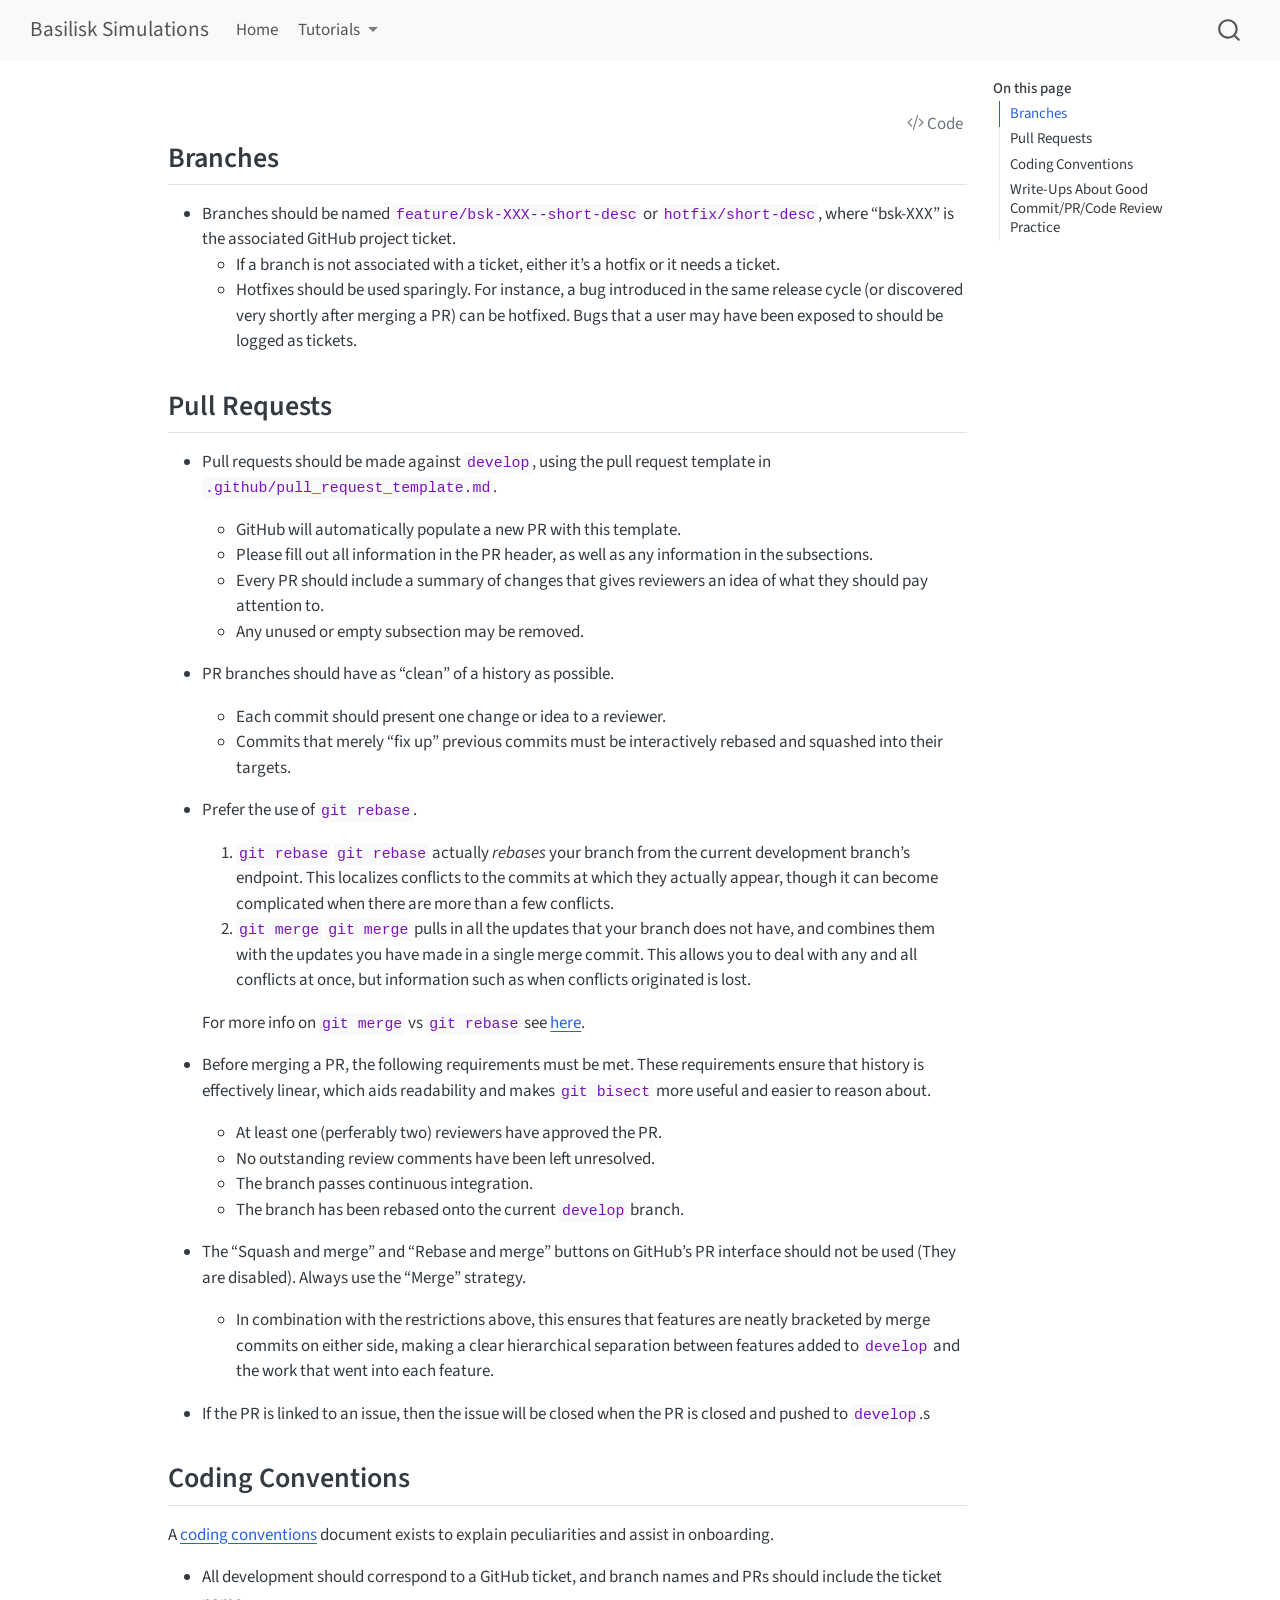
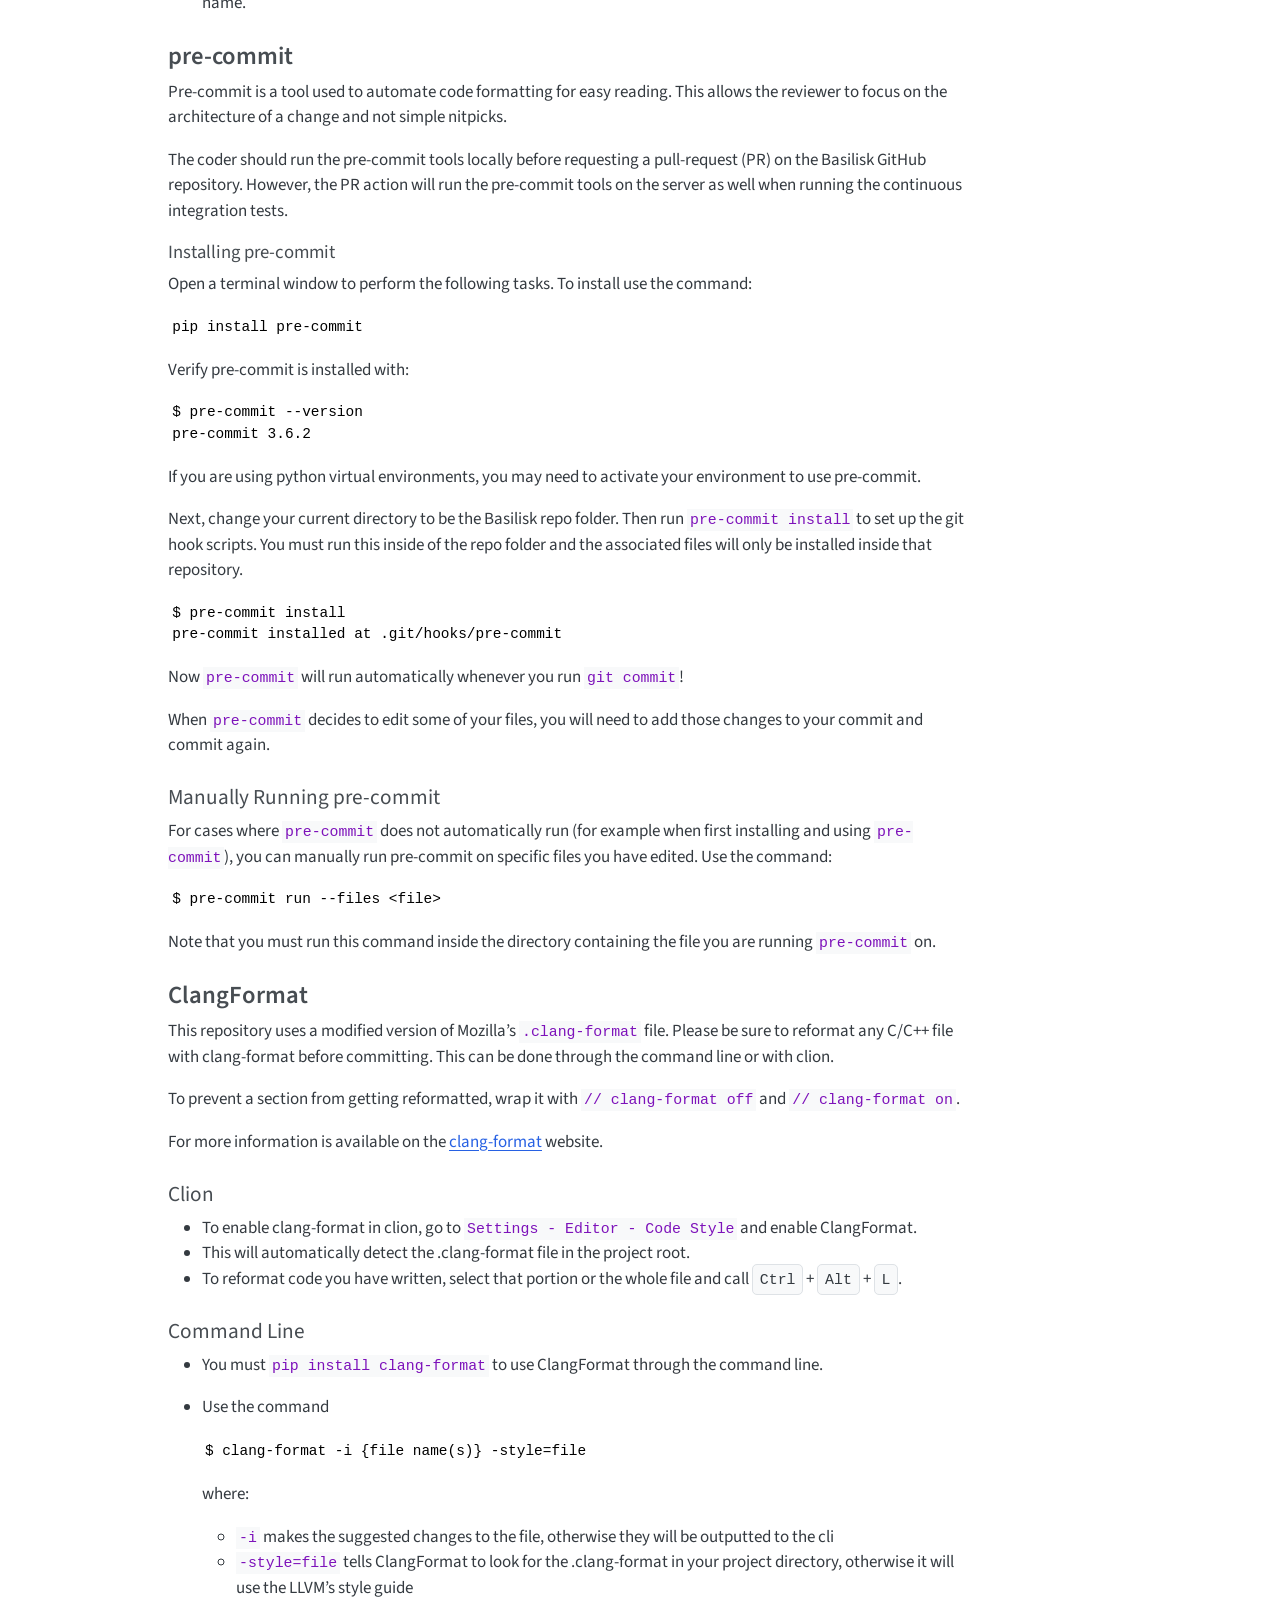
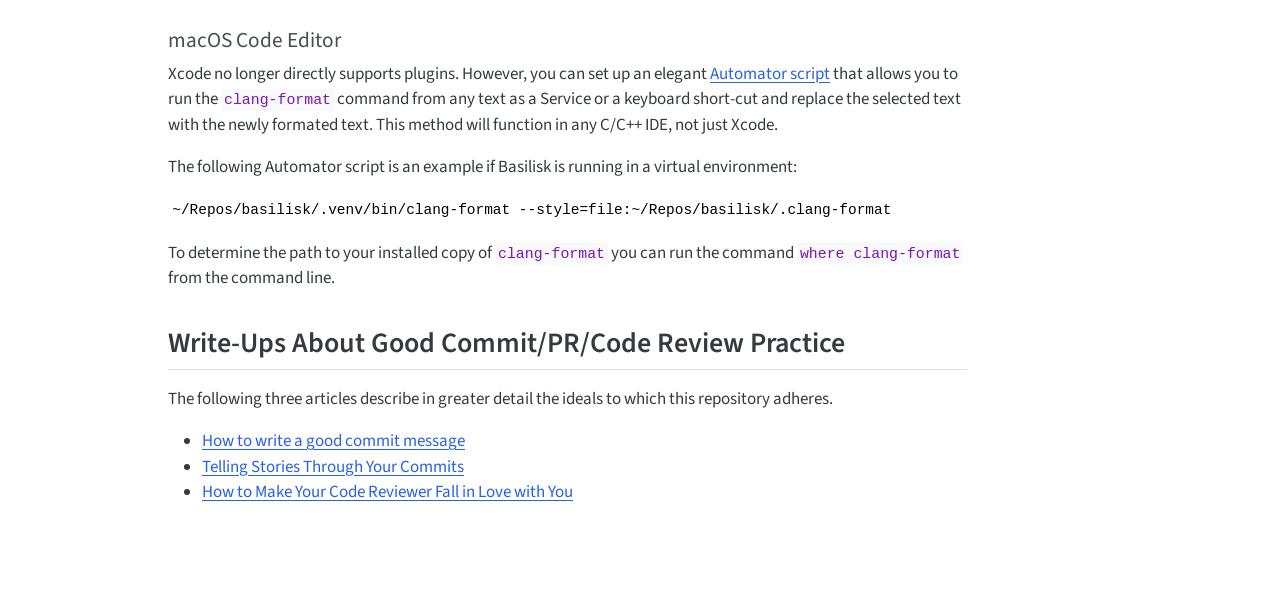
<file: basilisk-repo/CONTRIBUTING.html>
<!DOCTYPE html>
<html xmlns="http://www.w3.org/1999/xhtml" lang="en" xml:lang="en"><head>

<meta charset="utf-8">
<meta name="generator" content="quarto-1.7.32">

<meta name="viewport" content="width=device-width, initial-scale=1.0, user-scalable=yes">


<title>contributing – Basilisk Simulations</title>
<style>
code{white-space: pre-wrap;}
span.smallcaps{font-variant: small-caps;}
div.columns{display: flex; gap: min(4vw, 1.5em);}
div.column{flex: auto; overflow-x: auto;}
div.hanging-indent{margin-left: 1.5em; text-indent: -1.5em;}
ul.task-list{list-style: none;}
ul.task-list li input[type="checkbox"] {
  width: 0.8em;
  margin: 0 0.8em 0.2em -1em; /* quarto-specific, see https://github.com/quarto-dev/quarto-cli/issues/4556 */ 
  vertical-align: middle;
}
/* CSS for syntax highlighting */
html { -webkit-text-size-adjust: 100%; }
pre > code.sourceCode { white-space: pre; position: relative; }
pre > code.sourceCode > span { display: inline-block; line-height: 1.25; }
pre > code.sourceCode > span:empty { height: 1.2em; }
.sourceCode { overflow: visible; }
code.sourceCode > span { color: inherit; text-decoration: inherit; }
div.sourceCode { margin: 1em 0; }
pre.sourceCode { margin: 0; }
@media screen {
div.sourceCode { overflow: auto; }
}
@media print {
pre > code.sourceCode { white-space: pre-wrap; }
pre > code.sourceCode > span { text-indent: -5em; padding-left: 5em; }
}
pre.numberSource code
  { counter-reset: source-line 0; }
pre.numberSource code > span
  { position: relative; left: -4em; counter-increment: source-line; }
pre.numberSource code > span > a:first-child::before
  { content: counter(source-line);
    position: relative; left: -1em; text-align: right; vertical-align: baseline;
    border: none; display: inline-block;
    -webkit-touch-callout: none; -webkit-user-select: none;
    -khtml-user-select: none; -moz-user-select: none;
    -ms-user-select: none; user-select: none;
    padding: 0 4px; width: 4em;
  }
pre.numberSource { margin-left: 3em;  padding-left: 4px; }
div.sourceCode
  {   }
@media screen {
pre > code.sourceCode > span > a:first-child::before { text-decoration: underline; }
}
</style>


<script src="../site_libs/quarto-nav/quarto-nav.js"></script>
<script src="../site_libs/quarto-nav/headroom.min.js"></script>
<script src="../site_libs/clipboard/clipboard.min.js"></script>
<script src="../site_libs/quarto-search/autocomplete.umd.js"></script>
<script src="../site_libs/quarto-search/fuse.min.js"></script>
<script src="../site_libs/quarto-search/quarto-search.js"></script>
<meta name="quarto:offset" content="../">
<script src="../site_libs/quarto-html/quarto.js" type="module"></script>
<script src="../site_libs/quarto-html/tabsets/tabsets.js" type="module"></script>
<script src="../site_libs/quarto-html/popper.min.js"></script>
<script src="../site_libs/quarto-html/tippy.umd.min.js"></script>
<script src="../site_libs/quarto-html/anchor.min.js"></script>
<link href="../site_libs/quarto-html/tippy.css" rel="stylesheet">
<link href="../site_libs/quarto-html/quarto-syntax-highlighting-37eea08aefeeee20ff55810ff984fec1.css" rel="stylesheet" id="quarto-text-highlighting-styles">
<script src="../site_libs/bootstrap/bootstrap.min.js"></script>
<link href="../site_libs/bootstrap/bootstrap-icons.css" rel="stylesheet">
<link href="../site_libs/bootstrap/bootstrap-c1fac2584b48ed01fb6e278e36375074.min.css" rel="stylesheet" append-hash="true" id="quarto-bootstrap" data-mode="light">
<script id="quarto-search-options" type="application/json">{
  "location": "navbar",
  "copy-button": false,
  "collapse-after": 3,
  "panel-placement": "end",
  "type": "overlay",
  "limit": 50,
  "keyboard-shortcut": [
    "f",
    "/",
    "s"
  ],
  "show-item-context": false,
  "language": {
    "search-no-results-text": "No results",
    "search-matching-documents-text": "matching documents",
    "search-copy-link-title": "Copy link to search",
    "search-hide-matches-text": "Hide additional matches",
    "search-more-match-text": "more match in this document",
    "search-more-matches-text": "more matches in this document",
    "search-clear-button-title": "Clear",
    "search-text-placeholder": "",
    "search-detached-cancel-button-title": "Cancel",
    "search-submit-button-title": "Submit",
    "search-label": "Search"
  }
}</script>


<link rel="stylesheet" href="../styles.css">
</head>

<body class="nav-fixed quarto-light">

<div id="quarto-search-results"></div>
  <header id="quarto-header" class="headroom fixed-top">
    <nav class="navbar navbar-expand-lg " data-bs-theme="dark">
      <div class="navbar-container container-fluid">
      <div class="navbar-brand-container mx-auto">
    <a class="navbar-brand" href="../index.html">
    <span class="navbar-title">Basilisk Simulations</span>
    </a>
  </div>
            <div id="quarto-search" class="" title="Search"></div>
          <button class="navbar-toggler" type="button" data-bs-toggle="collapse" data-bs-target="#navbarCollapse" aria-controls="navbarCollapse" role="menu" aria-expanded="false" aria-label="Toggle navigation" onclick="if (window.quartoToggleHeadroom) { window.quartoToggleHeadroom(); }">
  <span class="navbar-toggler-icon"></span>
</button>
          <div class="collapse navbar-collapse" id="navbarCollapse">
            <ul class="navbar-nav navbar-nav-scroll me-auto">
  <li class="nav-item">
    <a class="nav-link" href="../index.html"> 
<span class="menu-text">Home</span></a>
  </li>  
  <li class="nav-item dropdown ">
    <a class="nav-link dropdown-toggle" href="#" id="nav-menu-tutorials" role="link" data-bs-toggle="dropdown" aria-expanded="false">
 <span class="menu-text">Tutorials</span>
    </a>
    <ul class="dropdown-menu" aria-labelledby="nav-menu-tutorials">    
        <li>
    <a class="dropdown-item" href="../main/scenarioBasicOrbit.html">
 <span class="dropdown-text">Basic Orbit</span></a>
  </li>  
    </ul>
  </li>
</ul>
          </div> <!-- /navcollapse -->
            <div class="quarto-navbar-tools">
</div>
      </div> <!-- /container-fluid -->
    </nav>
</header>
<!-- content -->
<div id="quarto-content" class="quarto-container page-columns page-rows-contents page-layout-article page-navbar">
<!-- sidebar -->
<!-- margin-sidebar -->
    <div id="quarto-margin-sidebar" class="sidebar margin-sidebar">
        <nav id="TOC" role="doc-toc" class="toc-active">
    <h2 id="toc-title">On this page</h2>
   
  <ul>
  <li><a href="#branches" id="toc-branches" class="nav-link active" data-scroll-target="#branches">Branches</a></li>
  <li><a href="#pull-requests" id="toc-pull-requests" class="nav-link" data-scroll-target="#pull-requests">Pull Requests</a></li>
  <li><a href="#coding-conventions" id="toc-coding-conventions" class="nav-link" data-scroll-target="#coding-conventions">Coding Conventions</a>
  <ul class="collapse">
  <li><a href="#pre-commit" id="toc-pre-commit" class="nav-link" data-scroll-target="#pre-commit">pre-commit</a></li>
  <li><a href="#clangformat" id="toc-clangformat" class="nav-link" data-scroll-target="#clangformat">ClangFormat</a></li>
  </ul></li>
  <li><a href="#write-ups-about-good-commitprcode-review-practice" id="toc-write-ups-about-good-commitprcode-review-practice" class="nav-link" data-scroll-target="#write-ups-about-good-commitprcode-review-practice">Write-Ups About Good Commit/PR/Code Review Practice</a></li>
  </ul>
</nav>
    </div>
<!-- main -->
<main class="content" id="quarto-document-content"><header id="title-block-header" class="quarto-title-block"><h1 class="title display-7"></h1></header><div class="quarto-title-block"><div class="quarto-title-tools-only"><button type="button" class="btn code-tools-button" id="quarto-code-tools-source"><i class="bi"></i> Code</button></div></div>




<section id="branches" class="level2">
<h2 class="anchored" data-anchor-id="branches">Branches</h2>
<ul>
<li>Branches should be named <code>feature/bsk-XXX--short-desc</code> or <code>hotfix/short-desc</code>, where “bsk-XXX” is the associated GitHub project ticket.
<ul>
<li>If a branch is not associated with a ticket, either it’s a hotfix or it needs a ticket.</li>
<li>Hotfixes should be used sparingly. For instance, a bug introduced in the same release cycle (or discovered very shortly after merging a PR) can be hotfixed. Bugs that a user may have been exposed to should be logged as tickets.</li>
</ul></li>
</ul>
</section>
<section id="pull-requests" class="level2">
<h2 class="anchored" data-anchor-id="pull-requests">Pull Requests</h2>
<ul>
<li><p>Pull requests should be made against <code>develop</code>, using the pull request template in <code>.github/pull_request_template.md</code>.</p>
<ul>
<li>GitHub will automatically populate a new PR with this template.</li>
<li>Please fill out all information in the PR header, as well as any information in the subsections.</li>
<li>Every PR should include a summary of changes that gives reviewers an idea of what they should pay attention to.</li>
<li>Any unused or empty subsection may be removed.</li>
</ul></li>
<li><p>PR branches should have as “clean” of a history as possible.</p>
<ul>
<li>Each commit should present one change or idea to a reviewer.</li>
<li>Commits that merely “fix up” previous commits must be interactively rebased and squashed into their targets.</li>
</ul></li>
<li><p>Prefer the use of <code>git rebase</code>.</p>
<ol type="1">
<li><code>git rebase</code> <code>git rebase</code> actually <em>rebases</em> your branch from the current development branch’s endpoint. This localizes conflicts to the commits at which they actually appear, though it can become complicated when there are more than a few conflicts.</li>
<li><code>git merge</code> <code>git merge</code> pulls in all the updates that your branch does not have, and combines them with the updates you have made in a single merge commit. This allows you to deal with any and all conflicts at once, but information such as when conflicts originated is lost.</li>
</ol>
<p>For more info on <code>git merge</code> vs <code>git rebase</code> see <a href="https://www.atlassian.com/git/tutorials/merging-vs-rebasing">here</a>.</p></li>
<li><p>Before merging a PR, the following requirements must be met. These requirements ensure that history is effectively linear, which aids readability and makes <code>git bisect</code> more useful and easier to reason about.</p>
<ul>
<li>At least one (perferably two) reviewers have approved the PR.</li>
<li>No outstanding review comments have been left unresolved.</li>
<li>The branch passes continuous integration.</li>
<li>The branch has been rebased onto the current <code>develop</code> branch.</li>
</ul></li>
<li><p>The “Squash and merge” and “Rebase and merge” buttons on GitHub’s PR interface should not be used (They are disabled). Always use the “Merge” strategy.</p>
<ul>
<li>In combination with the restrictions above, this ensures that features are neatly bracketed by merge commits on either side, making a clear hierarchical separation between features added to <code>develop</code> and the work that went into each feature.</li>
</ul></li>
<li><p>If the PR is linked to an issue, then the issue will be closed when the PR is closed and pushed to <code>develop</code>.s</p></li>
</ul>
</section>
<section id="coding-conventions" class="level2">
<h2 class="anchored" data-anchor-id="coding-conventions">Coding Conventions</h2>
<p>A <a href="https://avslab.github.io/basilisk/Support/Developer/CodingGuidlines.html">coding conventions</a> document exists to explain peculiarities and assist in onboarding.</p>
<ul>
<li>All development should correspond to a GitHub ticket, and branch names and PRs should include the ticket name.</li>
</ul>
<section id="pre-commit" class="level3">
<h3 class="anchored" data-anchor-id="pre-commit">pre-commit</h3>
<p>Pre-commit is a tool used to automate code formatting for easy reading. This allows the reviewer to focus on the architecture of a change and not simple nitpicks.</p>
<p>The coder should run the pre-commit tools locally before requesting a pull-request (PR) on the Basilisk GitHub repository. However, the PR action will run the pre-commit tools on the server as well when running the continuous integration tests.</p>
<section id="installing-pre-commit" class="level5">
<h5 class="anchored" data-anchor-id="installing-pre-commit">Installing pre-commit</h5>
<p>Open a terminal window to perform the following tasks. To install use the command:</p>
<pre><code>pip install pre-commit</code></pre>
<p>Verify pre-commit is installed with:</p>
<pre><code>$ pre-commit --version
pre-commit 3.6.2</code></pre>
<p>If you are using python virtual environments, you may need to activate your environment to use pre-commit.</p>
<p>Next, change your current directory to be the Basilisk repo folder. Then run <code>pre-commit install</code> to set up the git hook scripts. You must run this inside of the repo folder and the associated files will only be installed inside that repository.</p>
<pre><code>$ pre-commit install
pre-commit installed at .git/hooks/pre-commit</code></pre>
<p>Now <code>pre-commit</code> will run automatically whenever you run <code>git commit</code>!</p>
<p>When <code>pre-commit</code> decides to edit some of your files, you will need to add those changes to your commit and commit again.</p>
</section>
<section id="manually-running-pre-commit" class="level4">
<h4 class="anchored" data-anchor-id="manually-running-pre-commit">Manually Running pre-commit</h4>
<p>For cases where <code>pre-commit</code> does not automatically run (for example when first installing and using <code>pre-commit</code>), you can manually run pre-commit on specific files you have edited. Use the command:</p>
<pre><code>$ pre-commit run --files &lt;file&gt;</code></pre>
<p>Note that you must run this command inside the directory containing the file you are running <code>pre-commit</code> on.</p>
</section>
</section>
<section id="clangformat" class="level3">
<h3 class="anchored" data-anchor-id="clangformat">ClangFormat</h3>
<p>This repository uses a modified version of Mozilla’s <code>.clang-format</code> file. Please be sure to reformat any C/C++ file with clang-format before committing. This can be done through the command line or with clion.</p>
<p>To prevent a section from getting reformatted, wrap it with <code>// clang-format off</code> and <code>// clang-format on</code>.</p>
<p>For more information is available on the <a href="https://clang.llvm.org/docs/ClangFormat.html">clang-format</a> website.</p>
<section id="clion" class="level4">
<h4 class="anchored" data-anchor-id="clion">Clion</h4>
<ul>
<li>To enable clang-format in clion, go to <code>Settings - Editor - Code Style</code> and enable ClangFormat.</li>
<li>This will automatically detect the .clang-format file in the project root.</li>
<li>To reformat code you have written, select that portion or the whole file and call <kbd>Ctrl</kbd> + <kbd>Alt</kbd> + <kbd>L</kbd>.</li>
</ul>
</section>
<section id="command-line" class="level4">
<h4 class="anchored" data-anchor-id="command-line">Command Line</h4>
<ul>
<li><p>You must <code>pip install clang-format</code> to use ClangFormat through the command line.</p></li>
<li><p>Use the command</p>
<pre><code>$ clang-format -i {file name(s)} -style=file</code></pre>
<p>where:</p>
<ul>
<li><code>-i</code> makes the suggested changes to the file, otherwise they will be outputted to the cli</li>
<li><code>-style=file</code> tells ClangFormat to look for the .clang-format in your project directory, otherwise it will use the LLVM’s style guide</li>
</ul></li>
</ul>
</section>
<section id="macos-code-editor" class="level4">
<h4 class="anchored" data-anchor-id="macos-code-editor">macOS Code Editor</h4>
<p>Xcode no longer directly supports plugins. However, you can set up an elegant <a href="https://www.apulsoft.ch/blog/clang-format-automator-quick-action/">Automator script</a> that allows you to run the <code>clang-format</code> command from any text as a Service or a keyboard short-cut and replace the selected text with the newly formated text. This method will function in any C/C++ IDE, not just Xcode.</p>
<p>The following Automator script is an example if Basilisk is running in a virtual environment:</p>
<pre><code>~/Repos/basilisk/.venv/bin/clang-format --style=file:~/Repos/basilisk/.clang-format</code></pre>
<p>To determine the path to your installed copy of <code>clang-format</code> you can run the command <code>where clang-format</code> from the command line.</p>
</section>
</section>
</section>
<section id="write-ups-about-good-commitprcode-review-practice" class="level2">
<h2 class="anchored" data-anchor-id="write-ups-about-good-commitprcode-review-practice">Write-Ups About Good Commit/PR/Code Review Practice</h2>
<p>The following three articles describe in greater detail the ideals to which this repository adheres.</p>
<ul>
<li><a href="https://chris.beams.io/posts/git-commit/">How to write a good commit message</a></li>
<li><a href="https://blog.mocoso.co.uk/talks/2015/01/12/telling-stories-through-your-commits/">Telling Stories Through Your Commits</a></li>
<li><a href="https://mtlynch.io/code-review-love/">How to Make Your Code Reviewer Fall in Love with You</a></li>
</ul>


<!-- -->

</section>

</main> <!-- /main -->
<script id="quarto-html-after-body" type="application/javascript">
  window.document.addEventListener("DOMContentLoaded", function (event) {
    const icon = "";
    const anchorJS = new window.AnchorJS();
    anchorJS.options = {
      placement: 'right',
      icon: icon
    };
    anchorJS.add('.anchored');
    const isCodeAnnotation = (el) => {
      for (const clz of el.classList) {
        if (clz.startsWith('code-annotation-')) {                     
          return true;
        }
      }
      return false;
    }
    const onCopySuccess = function(e) {
      // button target
      const button = e.trigger;
      // don't keep focus
      button.blur();
      // flash "checked"
      button.classList.add('code-copy-button-checked');
      var currentTitle = button.getAttribute("title");
      button.setAttribute("title", "Copied!");
      let tooltip;
      if (window.bootstrap) {
        button.setAttribute("data-bs-toggle", "tooltip");
        button.setAttribute("data-bs-placement", "left");
        button.setAttribute("data-bs-title", "Copied!");
        tooltip = new bootstrap.Tooltip(button, 
          { trigger: "manual", 
            customClass: "code-copy-button-tooltip",
            offset: [0, -8]});
        tooltip.show();    
      }
      setTimeout(function() {
        if (tooltip) {
          tooltip.hide();
          button.removeAttribute("data-bs-title");
          button.removeAttribute("data-bs-toggle");
          button.removeAttribute("data-bs-placement");
        }
        button.setAttribute("title", currentTitle);
        button.classList.remove('code-copy-button-checked');
      }, 1000);
      // clear code selection
      e.clearSelection();
    }
    const getTextToCopy = function(trigger) {
        const codeEl = trigger.previousElementSibling.cloneNode(true);
        for (const childEl of codeEl.children) {
          if (isCodeAnnotation(childEl)) {
            childEl.remove();
          }
        }
        return codeEl.innerText;
    }
    const clipboard = new window.ClipboardJS('.code-copy-button:not([data-in-quarto-modal])', {
      text: getTextToCopy
    });
    clipboard.on('success', onCopySuccess);
    if (window.document.getElementById('quarto-embedded-source-code-modal')) {
      const clipboardModal = new window.ClipboardJS('.code-copy-button[data-in-quarto-modal]', {
        text: getTextToCopy,
        container: window.document.getElementById('quarto-embedded-source-code-modal')
      });
      clipboardModal.on('success', onCopySuccess);
    }
    const viewSource = window.document.getElementById('quarto-view-source') ||
                       window.document.getElementById('quarto-code-tools-source');
    if (viewSource) {
      const sourceUrl = viewSource.getAttribute("data-quarto-source-url");
      viewSource.addEventListener("click", function(e) {
        if (sourceUrl) {
          // rstudio viewer pane
          if (/\bcapabilities=\b/.test(window.location)) {
            window.open(sourceUrl);
          } else {
            window.location.href = sourceUrl;
          }
        } else {
          const modal = new bootstrap.Modal(document.getElementById('quarto-embedded-source-code-modal'));
          modal.show();
        }
        return false;
      });
    }
    function toggleCodeHandler(show) {
      return function(e) {
        const detailsSrc = window.document.querySelectorAll(".cell > details > .sourceCode");
        for (let i=0; i<detailsSrc.length; i++) {
          const details = detailsSrc[i].parentElement;
          if (show) {
            details.open = true;
          } else {
            details.removeAttribute("open");
          }
        }
        const cellCodeDivs = window.document.querySelectorAll(".cell > .sourceCode");
        const fromCls = show ? "hidden" : "unhidden";
        const toCls = show ? "unhidden" : "hidden";
        for (let i=0; i<cellCodeDivs.length; i++) {
          const codeDiv = cellCodeDivs[i];
          if (codeDiv.classList.contains(fromCls)) {
            codeDiv.classList.remove(fromCls);
            codeDiv.classList.add(toCls);
          } 
        }
        return false;
      }
    }
    const hideAllCode = window.document.getElementById("quarto-hide-all-code");
    if (hideAllCode) {
      hideAllCode.addEventListener("click", toggleCodeHandler(false));
    }
    const showAllCode = window.document.getElementById("quarto-show-all-code");
    if (showAllCode) {
      showAllCode.addEventListener("click", toggleCodeHandler(true));
    }
      var localhostRegex = new RegExp(/^(?:http|https):\/\/localhost\:?[0-9]*\//);
      var mailtoRegex = new RegExp(/^mailto:/);
        var filterRegex = new RegExp("https:\/\/pagrossi91\.github\.io\/basilisk-quarto-marimo-test\/");
      var isInternal = (href) => {
          return filterRegex.test(href) || localhostRegex.test(href) || mailtoRegex.test(href);
      }
      // Inspect non-navigation links and adorn them if external
     var links = window.document.querySelectorAll('a[href]:not(.nav-link):not(.navbar-brand):not(.toc-action):not(.sidebar-link):not(.sidebar-item-toggle):not(.pagination-link):not(.no-external):not([aria-hidden]):not(.dropdown-item):not(.quarto-navigation-tool):not(.about-link)');
      for (var i=0; i<links.length; i++) {
        const link = links[i];
        if (!isInternal(link.href)) {
          // undo the damage that might have been done by quarto-nav.js in the case of
          // links that we want to consider external
          if (link.dataset.originalHref !== undefined) {
            link.href = link.dataset.originalHref;
          }
        }
      }
    function tippyHover(el, contentFn, onTriggerFn, onUntriggerFn) {
      const config = {
        allowHTML: true,
        maxWidth: 500,
        delay: 100,
        arrow: false,
        appendTo: function(el) {
            return el.parentElement;
        },
        interactive: true,
        interactiveBorder: 10,
        theme: 'quarto',
        placement: 'bottom-start',
      };
      if (contentFn) {
        config.content = contentFn;
      }
      if (onTriggerFn) {
        config.onTrigger = onTriggerFn;
      }
      if (onUntriggerFn) {
        config.onUntrigger = onUntriggerFn;
      }
      window.tippy(el, config); 
    }
    const noterefs = window.document.querySelectorAll('a[role="doc-noteref"]');
    for (var i=0; i<noterefs.length; i++) {
      const ref = noterefs[i];
      tippyHover(ref, function() {
        // use id or data attribute instead here
        let href = ref.getAttribute('data-footnote-href') || ref.getAttribute('href');
        try { href = new URL(href).hash; } catch {}
        const id = href.replace(/^#\/?/, "");
        const note = window.document.getElementById(id);
        if (note) {
          return note.innerHTML;
        } else {
          return "";
        }
      });
    }
    const xrefs = window.document.querySelectorAll('a.quarto-xref');
    const processXRef = (id, note) => {
      // Strip column container classes
      const stripColumnClz = (el) => {
        el.classList.remove("page-full", "page-columns");
        if (el.children) {
          for (const child of el.children) {
            stripColumnClz(child);
          }
        }
      }
      stripColumnClz(note)
      if (id === null || id.startsWith('sec-')) {
        // Special case sections, only their first couple elements
        const container = document.createElement("div");
        if (note.children && note.children.length > 2) {
          container.appendChild(note.children[0].cloneNode(true));
          for (let i = 1; i < note.children.length; i++) {
            const child = note.children[i];
            if (child.tagName === "P" && child.innerText === "") {
              continue;
            } else {
              container.appendChild(child.cloneNode(true));
              break;
            }
          }
          if (window.Quarto?.typesetMath) {
            window.Quarto.typesetMath(container);
          }
          return container.innerHTML
        } else {
          if (window.Quarto?.typesetMath) {
            window.Quarto.typesetMath(note);
          }
          return note.innerHTML;
        }
      } else {
        // Remove any anchor links if they are present
        const anchorLink = note.querySelector('a.anchorjs-link');
        if (anchorLink) {
          anchorLink.remove();
        }
        if (window.Quarto?.typesetMath) {
          window.Quarto.typesetMath(note);
        }
        if (note.classList.contains("callout")) {
          return note.outerHTML;
        } else {
          return note.innerHTML;
        }
      }
    }
    for (var i=0; i<xrefs.length; i++) {
      const xref = xrefs[i];
      tippyHover(xref, undefined, function(instance) {
        instance.disable();
        let url = xref.getAttribute('href');
        let hash = undefined; 
        if (url.startsWith('#')) {
          hash = url;
        } else {
          try { hash = new URL(url).hash; } catch {}
        }
        if (hash) {
          const id = hash.replace(/^#\/?/, "");
          const note = window.document.getElementById(id);
          if (note !== null) {
            try {
              const html = processXRef(id, note.cloneNode(true));
              instance.setContent(html);
            } finally {
              instance.enable();
              instance.show();
            }
          } else {
            // See if we can fetch this
            fetch(url.split('#')[0])
            .then(res => res.text())
            .then(html => {
              const parser = new DOMParser();
              const htmlDoc = parser.parseFromString(html, "text/html");
              const note = htmlDoc.getElementById(id);
              if (note !== null) {
                const html = processXRef(id, note);
                instance.setContent(html);
              } 
            }).finally(() => {
              instance.enable();
              instance.show();
            });
          }
        } else {
          // See if we can fetch a full url (with no hash to target)
          // This is a special case and we should probably do some content thinning / targeting
          fetch(url)
          .then(res => res.text())
          .then(html => {
            const parser = new DOMParser();
            const htmlDoc = parser.parseFromString(html, "text/html");
            const note = htmlDoc.querySelector('main.content');
            if (note !== null) {
              // This should only happen for chapter cross references
              // (since there is no id in the URL)
              // remove the first header
              if (note.children.length > 0 && note.children[0].tagName === "HEADER") {
                note.children[0].remove();
              }
              const html = processXRef(null, note);
              instance.setContent(html);
            } 
          }).finally(() => {
            instance.enable();
            instance.show();
          });
        }
      }, function(instance) {
      });
    }
        let selectedAnnoteEl;
        const selectorForAnnotation = ( cell, annotation) => {
          let cellAttr = 'data-code-cell="' + cell + '"';
          let lineAttr = 'data-code-annotation="' +  annotation + '"';
          const selector = 'span[' + cellAttr + '][' + lineAttr + ']';
          return selector;
        }
        const selectCodeLines = (annoteEl) => {
          const doc = window.document;
          const targetCell = annoteEl.getAttribute("data-target-cell");
          const targetAnnotation = annoteEl.getAttribute("data-target-annotation");
          const annoteSpan = window.document.querySelector(selectorForAnnotation(targetCell, targetAnnotation));
          const lines = annoteSpan.getAttribute("data-code-lines").split(",");
          const lineIds = lines.map((line) => {
            return targetCell + "-" + line;
          })
          let top = null;
          let height = null;
          let parent = null;
          if (lineIds.length > 0) {
              //compute the position of the single el (top and bottom and make a div)
              const el = window.document.getElementById(lineIds[0]);
              top = el.offsetTop;
              height = el.offsetHeight;
              parent = el.parentElement.parentElement;
            if (lineIds.length > 1) {
              const lastEl = window.document.getElementById(lineIds[lineIds.length - 1]);
              const bottom = lastEl.offsetTop + lastEl.offsetHeight;
              height = bottom - top;
            }
            if (top !== null && height !== null && parent !== null) {
              // cook up a div (if necessary) and position it 
              let div = window.document.getElementById("code-annotation-line-highlight");
              if (div === null) {
                div = window.document.createElement("div");
                div.setAttribute("id", "code-annotation-line-highlight");
                div.style.position = 'absolute';
                parent.appendChild(div);
              }
              div.style.top = top - 2 + "px";
              div.style.height = height + 4 + "px";
              div.style.left = 0;
              let gutterDiv = window.document.getElementById("code-annotation-line-highlight-gutter");
              if (gutterDiv === null) {
                gutterDiv = window.document.createElement("div");
                gutterDiv.setAttribute("id", "code-annotation-line-highlight-gutter");
                gutterDiv.style.position = 'absolute';
                const codeCell = window.document.getElementById(targetCell);
                const gutter = codeCell.querySelector('.code-annotation-gutter');
                gutter.appendChild(gutterDiv);
              }
              gutterDiv.style.top = top - 2 + "px";
              gutterDiv.style.height = height + 4 + "px";
            }
            selectedAnnoteEl = annoteEl;
          }
        };
        const unselectCodeLines = () => {
          const elementsIds = ["code-annotation-line-highlight", "code-annotation-line-highlight-gutter"];
          elementsIds.forEach((elId) => {
            const div = window.document.getElementById(elId);
            if (div) {
              div.remove();
            }
          });
          selectedAnnoteEl = undefined;
        };
          // Handle positioning of the toggle
      window.addEventListener(
        "resize",
        throttle(() => {
          elRect = undefined;
          if (selectedAnnoteEl) {
            selectCodeLines(selectedAnnoteEl);
          }
        }, 10)
      );
      function throttle(fn, ms) {
      let throttle = false;
      let timer;
        return (...args) => {
          if(!throttle) { // first call gets through
              fn.apply(this, args);
              throttle = true;
          } else { // all the others get throttled
              if(timer) clearTimeout(timer); // cancel #2
              timer = setTimeout(() => {
                fn.apply(this, args);
                timer = throttle = false;
              }, ms);
          }
        };
      }
        // Attach click handler to the DT
        const annoteDls = window.document.querySelectorAll('dt[data-target-cell]');
        for (const annoteDlNode of annoteDls) {
          annoteDlNode.addEventListener('click', (event) => {
            const clickedEl = event.target;
            if (clickedEl !== selectedAnnoteEl) {
              unselectCodeLines();
              const activeEl = window.document.querySelector('dt[data-target-cell].code-annotation-active');
              if (activeEl) {
                activeEl.classList.remove('code-annotation-active');
              }
              selectCodeLines(clickedEl);
              clickedEl.classList.add('code-annotation-active');
            } else {
              // Unselect the line
              unselectCodeLines();
              clickedEl.classList.remove('code-annotation-active');
            }
          });
        }
    const findCites = (el) => {
      const parentEl = el.parentElement;
      if (parentEl) {
        const cites = parentEl.dataset.cites;
        if (cites) {
          return {
            el,
            cites: cites.split(' ')
          };
        } else {
          return findCites(el.parentElement)
        }
      } else {
        return undefined;
      }
    };
    var bibliorefs = window.document.querySelectorAll('a[role="doc-biblioref"]');
    for (var i=0; i<bibliorefs.length; i++) {
      const ref = bibliorefs[i];
      const citeInfo = findCites(ref);
      if (citeInfo) {
        tippyHover(citeInfo.el, function() {
          var popup = window.document.createElement('div');
          citeInfo.cites.forEach(function(cite) {
            var citeDiv = window.document.createElement('div');
            citeDiv.classList.add('hanging-indent');
            citeDiv.classList.add('csl-entry');
            var biblioDiv = window.document.getElementById('ref-' + cite);
            if (biblioDiv) {
              citeDiv.innerHTML = biblioDiv.innerHTML;
            }
            popup.appendChild(citeDiv);
          });
          return popup.innerHTML;
        });
      }
    }
  });
  </script><div class="modal fade" id="quarto-embedded-source-code-modal" tabindex="-1" aria-labelledby="quarto-embedded-source-code-modal-label" aria-hidden="true"><div class="modal-dialog modal-dialog-scrollable"><div class="modal-content"><div class="modal-header"><h5 class="modal-title" id="quarto-embedded-source-code-modal-label">Source Code</h5><button class="btn-close" data-bs-dismiss="modal"></button></div><div class="modal-body"><div class="">
<div class="sourceCode" id="cb7" data-shortcodes="false"><pre class="sourceCode markdown code-with-copy"><code class="sourceCode markdown"><span id="cb7-1"><a href="#cb7-1" aria-hidden="true" tabindex="-1"></a><span class="fu">## Branches</span></span>
<span id="cb7-2"><a href="#cb7-2" aria-hidden="true" tabindex="-1"></a></span>
<span id="cb7-3"><a href="#cb7-3" aria-hidden="true" tabindex="-1"></a><span class="ss">-   </span>Branches should be named <span class="in">`feature/bsk-XXX--short-desc`</span> or <span class="in">`hotfix/short-desc`</span>, where "bsk-XXX" is the associated</span>
<span id="cb7-4"><a href="#cb7-4" aria-hidden="true" tabindex="-1"></a>    GitHub project ticket.</span>
<span id="cb7-5"><a href="#cb7-5" aria-hidden="true" tabindex="-1"></a><span class="ss">    -   </span>If a branch is not associated with a ticket, either it's a hotfix or it needs a ticket.</span>
<span id="cb7-6"><a href="#cb7-6" aria-hidden="true" tabindex="-1"></a><span class="ss">    -   </span>Hotfixes should be used sparingly. For instance, a bug introduced in the same release cycle</span>
<span id="cb7-7"><a href="#cb7-7" aria-hidden="true" tabindex="-1"></a>    (or discovered very shortly after merging a PR) can be hotfixed. Bugs that a user may have been exposed to should</span>
<span id="cb7-8"><a href="#cb7-8" aria-hidden="true" tabindex="-1"></a>    be logged as tickets.</span>
<span id="cb7-9"><a href="#cb7-9" aria-hidden="true" tabindex="-1"></a></span>
<span id="cb7-10"><a href="#cb7-10" aria-hidden="true" tabindex="-1"></a><span class="fu">## Pull Requests</span></span>
<span id="cb7-11"><a href="#cb7-11" aria-hidden="true" tabindex="-1"></a></span>
<span id="cb7-12"><a href="#cb7-12" aria-hidden="true" tabindex="-1"></a><span class="ss">-   </span>Pull requests should be made against <span class="in">`develop`</span>, using the pull request template in <span class="in">`.github/pull_request_template.md`</span>.</span>
<span id="cb7-13"><a href="#cb7-13" aria-hidden="true" tabindex="-1"></a></span>
<span id="cb7-14"><a href="#cb7-14" aria-hidden="true" tabindex="-1"></a><span class="ss">    -   </span>GitHub will automatically populate a new PR with this template.</span>
<span id="cb7-15"><a href="#cb7-15" aria-hidden="true" tabindex="-1"></a><span class="ss">    -   </span>Please fill out all information in the PR header, as well as any information in the subsections.</span>
<span id="cb7-16"><a href="#cb7-16" aria-hidden="true" tabindex="-1"></a><span class="ss">    -   </span>Every PR should include a summary of changes that gives reviewers an idea of what they should pay attention to.</span>
<span id="cb7-17"><a href="#cb7-17" aria-hidden="true" tabindex="-1"></a><span class="ss">    -   </span>Any unused or empty subsection may be removed.</span>
<span id="cb7-18"><a href="#cb7-18" aria-hidden="true" tabindex="-1"></a><span class="ss">-   </span>PR branches should have as "clean" of a history as possible.</span>
<span id="cb7-19"><a href="#cb7-19" aria-hidden="true" tabindex="-1"></a><span class="ss">    -   </span>Each commit should present one change or idea to a reviewer.</span>
<span id="cb7-20"><a href="#cb7-20" aria-hidden="true" tabindex="-1"></a><span class="ss">    -   </span>Commits that merely "fix up" previous commits must be interactively rebased and squashed into their targets.</span>
<span id="cb7-21"><a href="#cb7-21" aria-hidden="true" tabindex="-1"></a><span class="ss">-   </span>Prefer the use of <span class="in">`git rebase`</span>.</span>
<span id="cb7-22"><a href="#cb7-22" aria-hidden="true" tabindex="-1"></a></span>
<span id="cb7-23"><a href="#cb7-23" aria-hidden="true" tabindex="-1"></a><span class="ss">    1.  </span><span class="in">`git rebase`</span> <span class="in">`git rebase`</span> actually _rebases_ your branch from the current development branch's endpoint. This</span>
<span id="cb7-24"><a href="#cb7-24" aria-hidden="true" tabindex="-1"></a>    localizes conflicts to the commits at which they actually appear, though it can become complicated when there are</span>
<span id="cb7-25"><a href="#cb7-25" aria-hidden="true" tabindex="-1"></a>    more than a few conflicts.</span>
<span id="cb7-26"><a href="#cb7-26" aria-hidden="true" tabindex="-1"></a><span class="ss">    2.  </span><span class="in">`git merge`</span> <span class="in">`git merge`</span> pulls in all the updates that your branch does not have, and combines them with the</span>
<span id="cb7-27"><a href="#cb7-27" aria-hidden="true" tabindex="-1"></a>    updates you have made in a single merge commit. This allows you to deal with any and all conflicts at once, but</span>
<span id="cb7-28"><a href="#cb7-28" aria-hidden="true" tabindex="-1"></a>    information such as when conflicts originated is lost.</span>
<span id="cb7-29"><a href="#cb7-29" aria-hidden="true" tabindex="-1"></a></span>
<span id="cb7-30"><a href="#cb7-30" aria-hidden="true" tabindex="-1"></a>    For more info on <span class="in">`git merge`</span> vs <span class="in">`git rebase`</span> see <span class="co">[</span><span class="ot">here</span><span class="co">](https://www.atlassian.com/git/tutorials/merging-vs-rebasing)</span>.</span>
<span id="cb7-31"><a href="#cb7-31" aria-hidden="true" tabindex="-1"></a></span>
<span id="cb7-32"><a href="#cb7-32" aria-hidden="true" tabindex="-1"></a><span class="ss">-   </span>Before merging a PR, the following requirements must be met. These requirements ensure that history is effectively</span>
<span id="cb7-33"><a href="#cb7-33" aria-hidden="true" tabindex="-1"></a>linear, which aids readability and makes <span class="in">`git bisect`</span> more useful and easier to reason about.</span>
<span id="cb7-34"><a href="#cb7-34" aria-hidden="true" tabindex="-1"></a></span>
<span id="cb7-35"><a href="#cb7-35" aria-hidden="true" tabindex="-1"></a><span class="ss">    -   </span>At least one (perferably two) reviewers have approved the PR.</span>
<span id="cb7-36"><a href="#cb7-36" aria-hidden="true" tabindex="-1"></a><span class="ss">    -   </span>No outstanding review comments have been left unresolved.</span>
<span id="cb7-37"><a href="#cb7-37" aria-hidden="true" tabindex="-1"></a><span class="ss">    -   </span>The branch passes continuous integration.</span>
<span id="cb7-38"><a href="#cb7-38" aria-hidden="true" tabindex="-1"></a><span class="ss">    -   </span>The branch has been rebased onto the current <span class="in">`develop`</span> branch.</span>
<span id="cb7-39"><a href="#cb7-39" aria-hidden="true" tabindex="-1"></a><span class="ss">-   </span>The "Squash and merge" and "Rebase and merge" buttons on GitHub's PR interface should not be used (They are</span>
<span id="cb7-40"><a href="#cb7-40" aria-hidden="true" tabindex="-1"></a>disabled). Always use the "Merge" strategy.</span>
<span id="cb7-41"><a href="#cb7-41" aria-hidden="true" tabindex="-1"></a><span class="ss">    -   </span>In combination with the restrictions above, this ensures that features are neatly bracketed by merge commits</span>
<span id="cb7-42"><a href="#cb7-42" aria-hidden="true" tabindex="-1"></a>    on either side, making a clear hierarchical separation between features added to <span class="in">`develop`</span> and the work that went</span>
<span id="cb7-43"><a href="#cb7-43" aria-hidden="true" tabindex="-1"></a>    into each feature.</span>
<span id="cb7-44"><a href="#cb7-44" aria-hidden="true" tabindex="-1"></a><span class="ss">- </span>If the PR is linked to an issue, then the issue will be closed when</span>
<span id="cb7-45"><a href="#cb7-45" aria-hidden="true" tabindex="-1"></a>  the PR is closed and pushed to <span class="in">`develop`</span>.s</span>
<span id="cb7-46"><a href="#cb7-46" aria-hidden="true" tabindex="-1"></a></span>
<span id="cb7-47"><a href="#cb7-47" aria-hidden="true" tabindex="-1"></a><span class="fu">## Coding Conventions</span></span>
<span id="cb7-48"><a href="#cb7-48" aria-hidden="true" tabindex="-1"></a></span>
<span id="cb7-49"><a href="#cb7-49" aria-hidden="true" tabindex="-1"></a>A <span class="co">[</span><span class="ot">coding conventions</span><span class="co">](https://avslab.github.io/basilisk/Support/Developer/CodingGuidlines.html)</span> document exists to</span>
<span id="cb7-50"><a href="#cb7-50" aria-hidden="true" tabindex="-1"></a>explain peculiarities and assist in onboarding.</span>
<span id="cb7-51"><a href="#cb7-51" aria-hidden="true" tabindex="-1"></a></span>
<span id="cb7-52"><a href="#cb7-52" aria-hidden="true" tabindex="-1"></a><span class="ss">-  </span>All development should correspond to a GitHub ticket, and branch names and PRs should include the ticket name.</span>
<span id="cb7-53"><a href="#cb7-53" aria-hidden="true" tabindex="-1"></a></span>
<span id="cb7-54"><a href="#cb7-54" aria-hidden="true" tabindex="-1"></a><span class="fu">### pre-commit</span></span>
<span id="cb7-55"><a href="#cb7-55" aria-hidden="true" tabindex="-1"></a></span>
<span id="cb7-56"><a href="#cb7-56" aria-hidden="true" tabindex="-1"></a>Pre-commit is a tool used to automate code formatting for easy reading.</span>
<span id="cb7-57"><a href="#cb7-57" aria-hidden="true" tabindex="-1"></a>This allows the reviewer to focus on the architecture of a change and not simple nitpicks.</span>
<span id="cb7-58"><a href="#cb7-58" aria-hidden="true" tabindex="-1"></a></span>
<span id="cb7-59"><a href="#cb7-59" aria-hidden="true" tabindex="-1"></a>The coder should run the pre-commit tools locally before</span>
<span id="cb7-60"><a href="#cb7-60" aria-hidden="true" tabindex="-1"></a>requesting a pull-request (PR) on the Basilisk GitHub repository.  However,</span>
<span id="cb7-61"><a href="#cb7-61" aria-hidden="true" tabindex="-1"></a>the PR action will run the pre-commit tools on the server as well</span>
<span id="cb7-62"><a href="#cb7-62" aria-hidden="true" tabindex="-1"></a>when running the continuous integration tests.</span>
<span id="cb7-63"><a href="#cb7-63" aria-hidden="true" tabindex="-1"></a></span>
<span id="cb7-64"><a href="#cb7-64" aria-hidden="true" tabindex="-1"></a><span class="fu">##### Installing pre-commit</span></span>
<span id="cb7-65"><a href="#cb7-65" aria-hidden="true" tabindex="-1"></a></span>
<span id="cb7-66"><a href="#cb7-66" aria-hidden="true" tabindex="-1"></a>Open a terminal window to perform the following tasks.</span>
<span id="cb7-67"><a href="#cb7-67" aria-hidden="true" tabindex="-1"></a>To install use the command:</span>
<span id="cb7-68"><a href="#cb7-68" aria-hidden="true" tabindex="-1"></a><span class="in">```</span></span>
<span id="cb7-69"><a href="#cb7-69" aria-hidden="true" tabindex="-1"></a><span class="in">pip install pre-commit</span></span>
<span id="cb7-70"><a href="#cb7-70" aria-hidden="true" tabindex="-1"></a><span class="in">```</span></span>
<span id="cb7-71"><a href="#cb7-71" aria-hidden="true" tabindex="-1"></a>Verify pre-commit is installed with:</span>
<span id="cb7-72"><a href="#cb7-72" aria-hidden="true" tabindex="-1"></a><span class="in">```</span></span>
<span id="cb7-73"><a href="#cb7-73" aria-hidden="true" tabindex="-1"></a><span class="in">$ pre-commit --version</span></span>
<span id="cb7-74"><a href="#cb7-74" aria-hidden="true" tabindex="-1"></a><span class="in">pre-commit 3.6.2</span></span>
<span id="cb7-75"><a href="#cb7-75" aria-hidden="true" tabindex="-1"></a><span class="in">```</span></span>
<span id="cb7-76"><a href="#cb7-76" aria-hidden="true" tabindex="-1"></a></span>
<span id="cb7-77"><a href="#cb7-77" aria-hidden="true" tabindex="-1"></a>If you are using python virtual environments, you may need to activate your environment to use pre-commit.</span>
<span id="cb7-78"><a href="#cb7-78" aria-hidden="true" tabindex="-1"></a></span>
<span id="cb7-79"><a href="#cb7-79" aria-hidden="true" tabindex="-1"></a>Next, change your current directory to be the Basilisk repo folder.  Then run ```pre-commit install``` to set up the git hook scripts.</span>
<span id="cb7-80"><a href="#cb7-80" aria-hidden="true" tabindex="-1"></a>You must run this inside of the repo folder and the associated files will only be installed inside that repository.</span>
<span id="cb7-81"><a href="#cb7-81" aria-hidden="true" tabindex="-1"></a><span class="in">```</span></span>
<span id="cb7-82"><a href="#cb7-82" aria-hidden="true" tabindex="-1"></a><span class="in">$ pre-commit install</span></span>
<span id="cb7-83"><a href="#cb7-83" aria-hidden="true" tabindex="-1"></a><span class="in">pre-commit installed at .git/hooks/pre-commit</span></span>
<span id="cb7-84"><a href="#cb7-84" aria-hidden="true" tabindex="-1"></a><span class="in">```</span></span>
<span id="cb7-85"><a href="#cb7-85" aria-hidden="true" tabindex="-1"></a>Now ```pre-commit``` will run automatically whenever you run ```git commit```!</span>
<span id="cb7-86"><a href="#cb7-86" aria-hidden="true" tabindex="-1"></a></span>
<span id="cb7-87"><a href="#cb7-87" aria-hidden="true" tabindex="-1"></a>When ```pre-commit``` decides to edit some of your files,</span>
<span id="cb7-88"><a href="#cb7-88" aria-hidden="true" tabindex="-1"></a>you will need to add those changes to your commit and commit again.</span>
<span id="cb7-89"><a href="#cb7-89" aria-hidden="true" tabindex="-1"></a></span>
<span id="cb7-90"><a href="#cb7-90" aria-hidden="true" tabindex="-1"></a><span class="fu">#### Manually Running pre-commit</span></span>
<span id="cb7-91"><a href="#cb7-91" aria-hidden="true" tabindex="-1"></a></span>
<span id="cb7-92"><a href="#cb7-92" aria-hidden="true" tabindex="-1"></a>For cases where <span class="in">`pre-commit`</span> does not automatically run (for example when first</span>
<span id="cb7-93"><a href="#cb7-93" aria-hidden="true" tabindex="-1"></a>installing and using <span class="in">`pre-commit`</span>), you can</span>
<span id="cb7-94"><a href="#cb7-94" aria-hidden="true" tabindex="-1"></a>manually run pre-commit on specific files you have edited. Use the</span>
<span id="cb7-95"><a href="#cb7-95" aria-hidden="true" tabindex="-1"></a>command:</span>
<span id="cb7-96"><a href="#cb7-96" aria-hidden="true" tabindex="-1"></a><span class="in">```</span></span>
<span id="cb7-97"><a href="#cb7-97" aria-hidden="true" tabindex="-1"></a><span class="in">$ pre-commit run --files &lt;file&gt;</span></span>
<span id="cb7-98"><a href="#cb7-98" aria-hidden="true" tabindex="-1"></a><span class="in">```</span></span>
<span id="cb7-99"><a href="#cb7-99" aria-hidden="true" tabindex="-1"></a>Note that you must run this command inside the directory containing</span>
<span id="cb7-100"><a href="#cb7-100" aria-hidden="true" tabindex="-1"></a>the file you are running <span class="in">`pre-commit`</span> on.</span>
<span id="cb7-101"><a href="#cb7-101" aria-hidden="true" tabindex="-1"></a></span>
<span id="cb7-102"><a href="#cb7-102" aria-hidden="true" tabindex="-1"></a><span class="fu">### ClangFormat</span></span>
<span id="cb7-103"><a href="#cb7-103" aria-hidden="true" tabindex="-1"></a></span>
<span id="cb7-104"><a href="#cb7-104" aria-hidden="true" tabindex="-1"></a>This repository uses a modified version of Mozilla's ```.clang-format``` file.</span>
<span id="cb7-105"><a href="#cb7-105" aria-hidden="true" tabindex="-1"></a>Please be sure to reformat any C/C++ file with clang-format before committing.</span>
<span id="cb7-106"><a href="#cb7-106" aria-hidden="true" tabindex="-1"></a>This can be done through the command line or with clion.</span>
<span id="cb7-107"><a href="#cb7-107" aria-hidden="true" tabindex="-1"></a></span>
<span id="cb7-108"><a href="#cb7-108" aria-hidden="true" tabindex="-1"></a>To prevent a section from getting reformatted, wrap it with ```// clang-format off``` and ```// clang-format on```.</span>
<span id="cb7-109"><a href="#cb7-109" aria-hidden="true" tabindex="-1"></a></span>
<span id="cb7-110"><a href="#cb7-110" aria-hidden="true" tabindex="-1"></a>For more information is available on the <span class="co">[</span><span class="ot">clang-format</span><span class="co">](https://clang.llvm.org/docs/ClangFormat.html)</span> website.</span>
<span id="cb7-111"><a href="#cb7-111" aria-hidden="true" tabindex="-1"></a></span>
<span id="cb7-112"><a href="#cb7-112" aria-hidden="true" tabindex="-1"></a><span class="fu">#### Clion</span></span>
<span id="cb7-113"><a href="#cb7-113" aria-hidden="true" tabindex="-1"></a></span>
<span id="cb7-114"><a href="#cb7-114" aria-hidden="true" tabindex="-1"></a><span class="ss">* </span>To enable clang-format in clion, go to ```Settings - Editor - Code Style``` and enable ClangFormat.</span>
<span id="cb7-115"><a href="#cb7-115" aria-hidden="true" tabindex="-1"></a><span class="ss">* </span>This will automatically detect the .clang-format file in the project root.</span>
<span id="cb7-116"><a href="#cb7-116" aria-hidden="true" tabindex="-1"></a><span class="ss">* </span>To reformat code you have written, select that portion or the whole file</span>
<span id="cb7-117"><a href="#cb7-117" aria-hidden="true" tabindex="-1"></a>     and call <span class="dt">&lt;</span><span class="kw">kbd</span><span class="dt">&gt;</span>Ctrl<span class="dt">&lt;/</span><span class="kw">kbd</span><span class="dt">&gt;</span> + <span class="dt">&lt;</span><span class="kw">kbd</span><span class="dt">&gt;</span>Alt<span class="dt">&lt;/</span><span class="kw">kbd</span><span class="dt">&gt;</span> + <span class="dt">&lt;</span><span class="kw">kbd</span><span class="dt">&gt;</span>L<span class="dt">&lt;/</span><span class="kw">kbd</span><span class="dt">&gt;</span>.</span>
<span id="cb7-118"><a href="#cb7-118" aria-hidden="true" tabindex="-1"></a></span>
<span id="cb7-119"><a href="#cb7-119" aria-hidden="true" tabindex="-1"></a><span class="fu">#### Command Line</span></span>
<span id="cb7-120"><a href="#cb7-120" aria-hidden="true" tabindex="-1"></a></span>
<span id="cb7-121"><a href="#cb7-121" aria-hidden="true" tabindex="-1"></a><span class="ss">* </span>You must ```pip install clang-format``` to use ClangFormat through the command line.</span>
<span id="cb7-122"><a href="#cb7-122" aria-hidden="true" tabindex="-1"></a><span class="ss">* </span>Use the command</span>
<span id="cb7-123"><a href="#cb7-123" aria-hidden="true" tabindex="-1"></a>  <span class="in">```</span></span>
<span id="cb7-124"><a href="#cb7-124" aria-hidden="true" tabindex="-1"></a><span class="in">  $ clang-format -i {file name(s)} -style=file</span></span>
<span id="cb7-125"><a href="#cb7-125" aria-hidden="true" tabindex="-1"></a><span class="in">  ```</span></span>
<span id="cb7-126"><a href="#cb7-126" aria-hidden="true" tabindex="-1"></a>  where:</span>
<span id="cb7-127"><a href="#cb7-127" aria-hidden="true" tabindex="-1"></a><span class="ss">     * </span><span class="in">```-i```</span> makes the suggested changes to the file, otherwise they will be outputted to the cli</span>
<span id="cb7-128"><a href="#cb7-128" aria-hidden="true" tabindex="-1"></a><span class="ss">     * </span>```-style=file``` tells ClangFormat to look for the .clang-format in your project directory,</span>
<span id="cb7-129"><a href="#cb7-129" aria-hidden="true" tabindex="-1"></a>       otherwise it will use the LLVM's style guide</span>
<span id="cb7-130"><a href="#cb7-130" aria-hidden="true" tabindex="-1"></a></span>
<span id="cb7-131"><a href="#cb7-131" aria-hidden="true" tabindex="-1"></a><span class="fu">#### macOS Code Editor</span></span>
<span id="cb7-132"><a href="#cb7-132" aria-hidden="true" tabindex="-1"></a></span>
<span id="cb7-133"><a href="#cb7-133" aria-hidden="true" tabindex="-1"></a>Xcode no longer directly supports plugins.  However, you can set up an elegant</span>
<span id="cb7-134"><a href="#cb7-134" aria-hidden="true" tabindex="-1"></a><span class="co">[</span><span class="ot">Automator script</span><span class="co">](https://www.apulsoft.ch/blog/clang-format-automator-quick-action/)</span></span>
<span id="cb7-135"><a href="#cb7-135" aria-hidden="true" tabindex="-1"></a>that allows you to run the <span class="in">`clang-format`</span> command from any text</span>
<span id="cb7-136"><a href="#cb7-136" aria-hidden="true" tabindex="-1"></a>as a Service or a keyboard short-cut</span>
<span id="cb7-137"><a href="#cb7-137" aria-hidden="true" tabindex="-1"></a>and replace the selected text with the newly formated text.</span>
<span id="cb7-138"><a href="#cb7-138" aria-hidden="true" tabindex="-1"></a>This method will function in any C/C++ IDE, not just Xcode.</span>
<span id="cb7-139"><a href="#cb7-139" aria-hidden="true" tabindex="-1"></a></span>
<span id="cb7-140"><a href="#cb7-140" aria-hidden="true" tabindex="-1"></a>The following Automator script is an example if Basilisk is running in a</span>
<span id="cb7-141"><a href="#cb7-141" aria-hidden="true" tabindex="-1"></a>virtual environment:</span>
<span id="cb7-142"><a href="#cb7-142" aria-hidden="true" tabindex="-1"></a><span class="in">```</span></span>
<span id="cb7-143"><a href="#cb7-143" aria-hidden="true" tabindex="-1"></a><span class="in">~/Repos/basilisk/.venv/bin/clang-format --style=file:~/Repos/basilisk/.clang-format</span></span>
<span id="cb7-144"><a href="#cb7-144" aria-hidden="true" tabindex="-1"></a><span class="in">```</span></span>
<span id="cb7-145"><a href="#cb7-145" aria-hidden="true" tabindex="-1"></a>To determine the path to your installed copy of ``clang-format`` you can</span>
<span id="cb7-146"><a href="#cb7-146" aria-hidden="true" tabindex="-1"></a>run the command ``where clang-format`` from the command line.</span>
<span id="cb7-147"><a href="#cb7-147" aria-hidden="true" tabindex="-1"></a></span>
<span id="cb7-148"><a href="#cb7-148" aria-hidden="true" tabindex="-1"></a><span class="fu">## Write-Ups About Good Commit/PR/Code Review Practice</span></span>
<span id="cb7-149"><a href="#cb7-149" aria-hidden="true" tabindex="-1"></a></span>
<span id="cb7-150"><a href="#cb7-150" aria-hidden="true" tabindex="-1"></a>The following three articles describe in greater detail the ideals to which this repository adheres.</span>
<span id="cb7-151"><a href="#cb7-151" aria-hidden="true" tabindex="-1"></a></span>
<span id="cb7-152"><a href="#cb7-152" aria-hidden="true" tabindex="-1"></a><span class="ss">-   </span><span class="co">[</span><span class="ot">How to write a good commit message</span><span class="co">](https://chris.beams.io/posts/git-commit/)</span></span>
<span id="cb7-153"><a href="#cb7-153" aria-hidden="true" tabindex="-1"></a><span class="ss">-   </span><span class="co">[</span><span class="ot">Telling Stories Through Your Commits</span><span class="co">](https://blog.mocoso.co.uk/talks/2015/01/12/telling-stories-through-your-commits/)</span></span>
<span id="cb7-154"><a href="#cb7-154" aria-hidden="true" tabindex="-1"></a><span class="ss">-   </span><span class="co">[</span><span class="ot">How to Make Your Code Reviewer Fall in Love with You</span><span class="co">](https://mtlynch.io/code-review-love/)</span></span></code><button title="Copy to Clipboard" class="code-copy-button" data-in-quarto-modal=""><i class="bi"></i></button></pre></div>
</div></div></div></div></div>
</div> <!-- /content -->




</body></html>
</file>
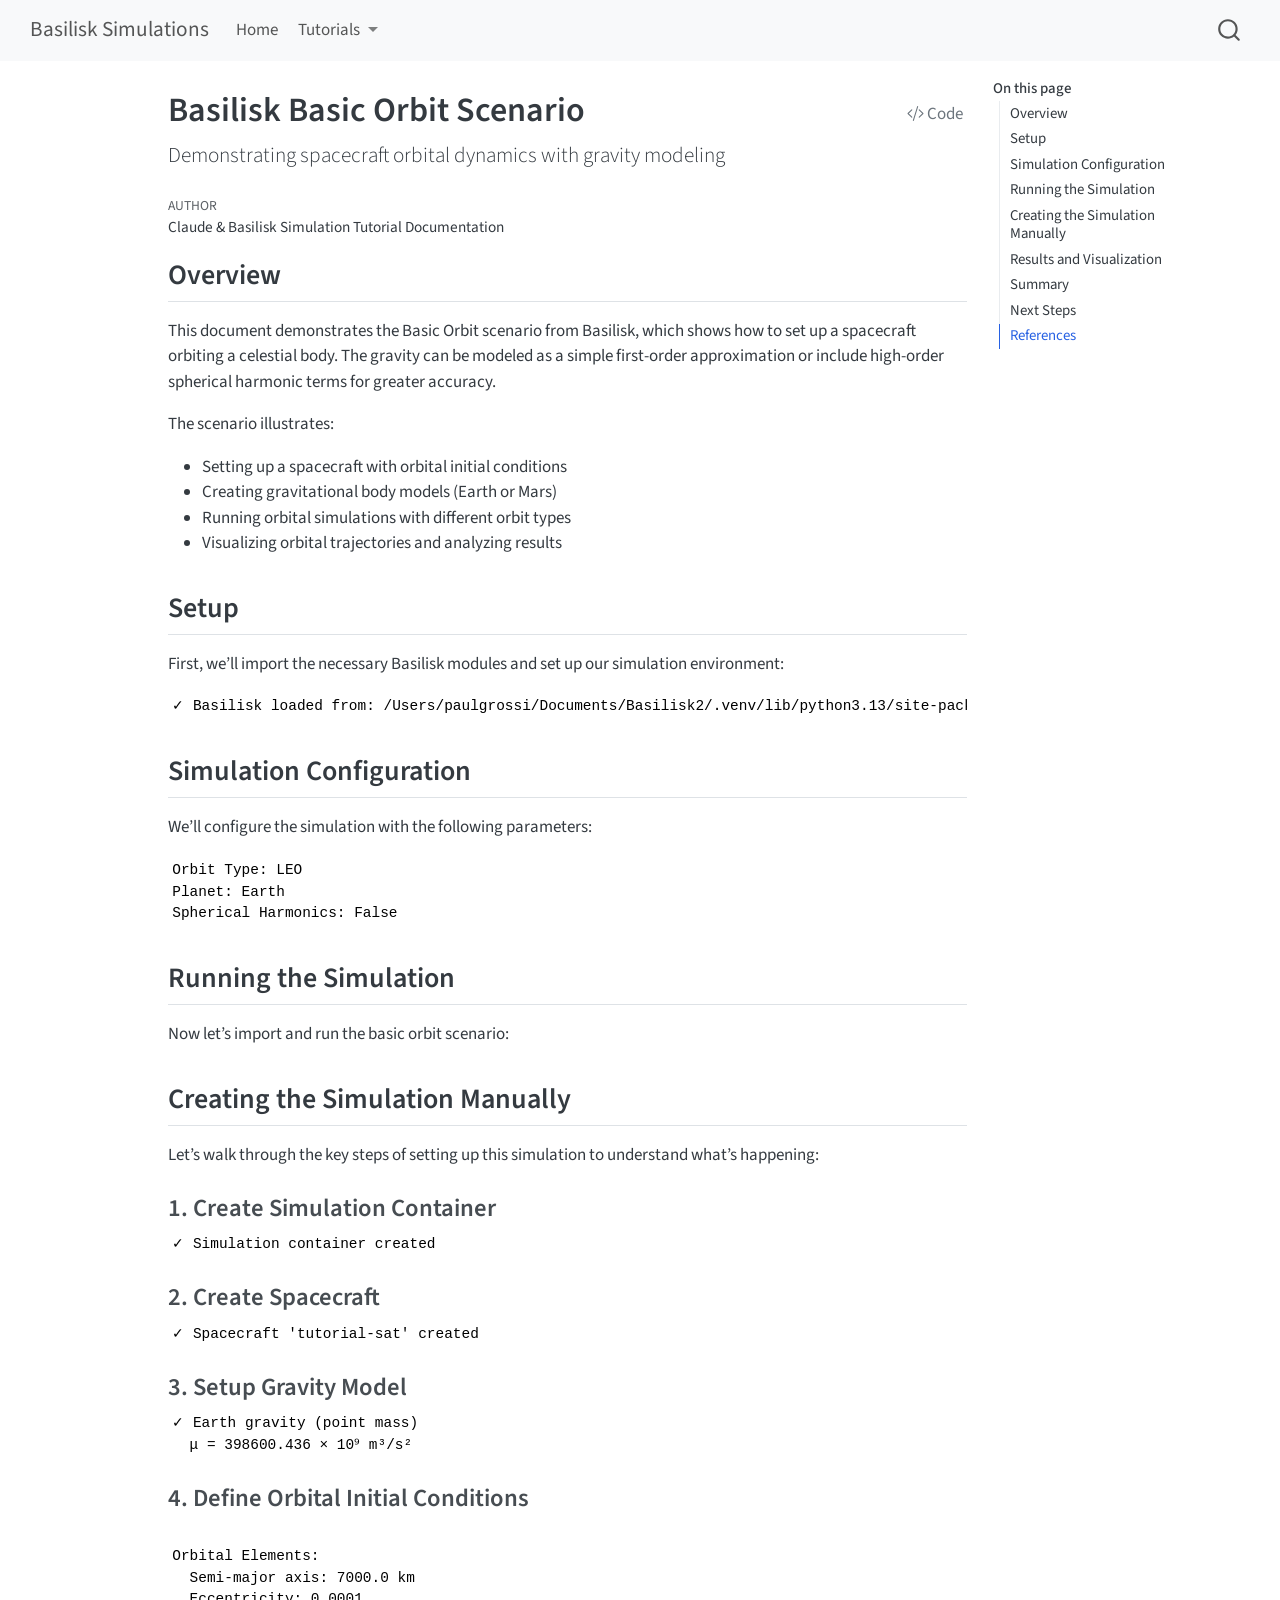
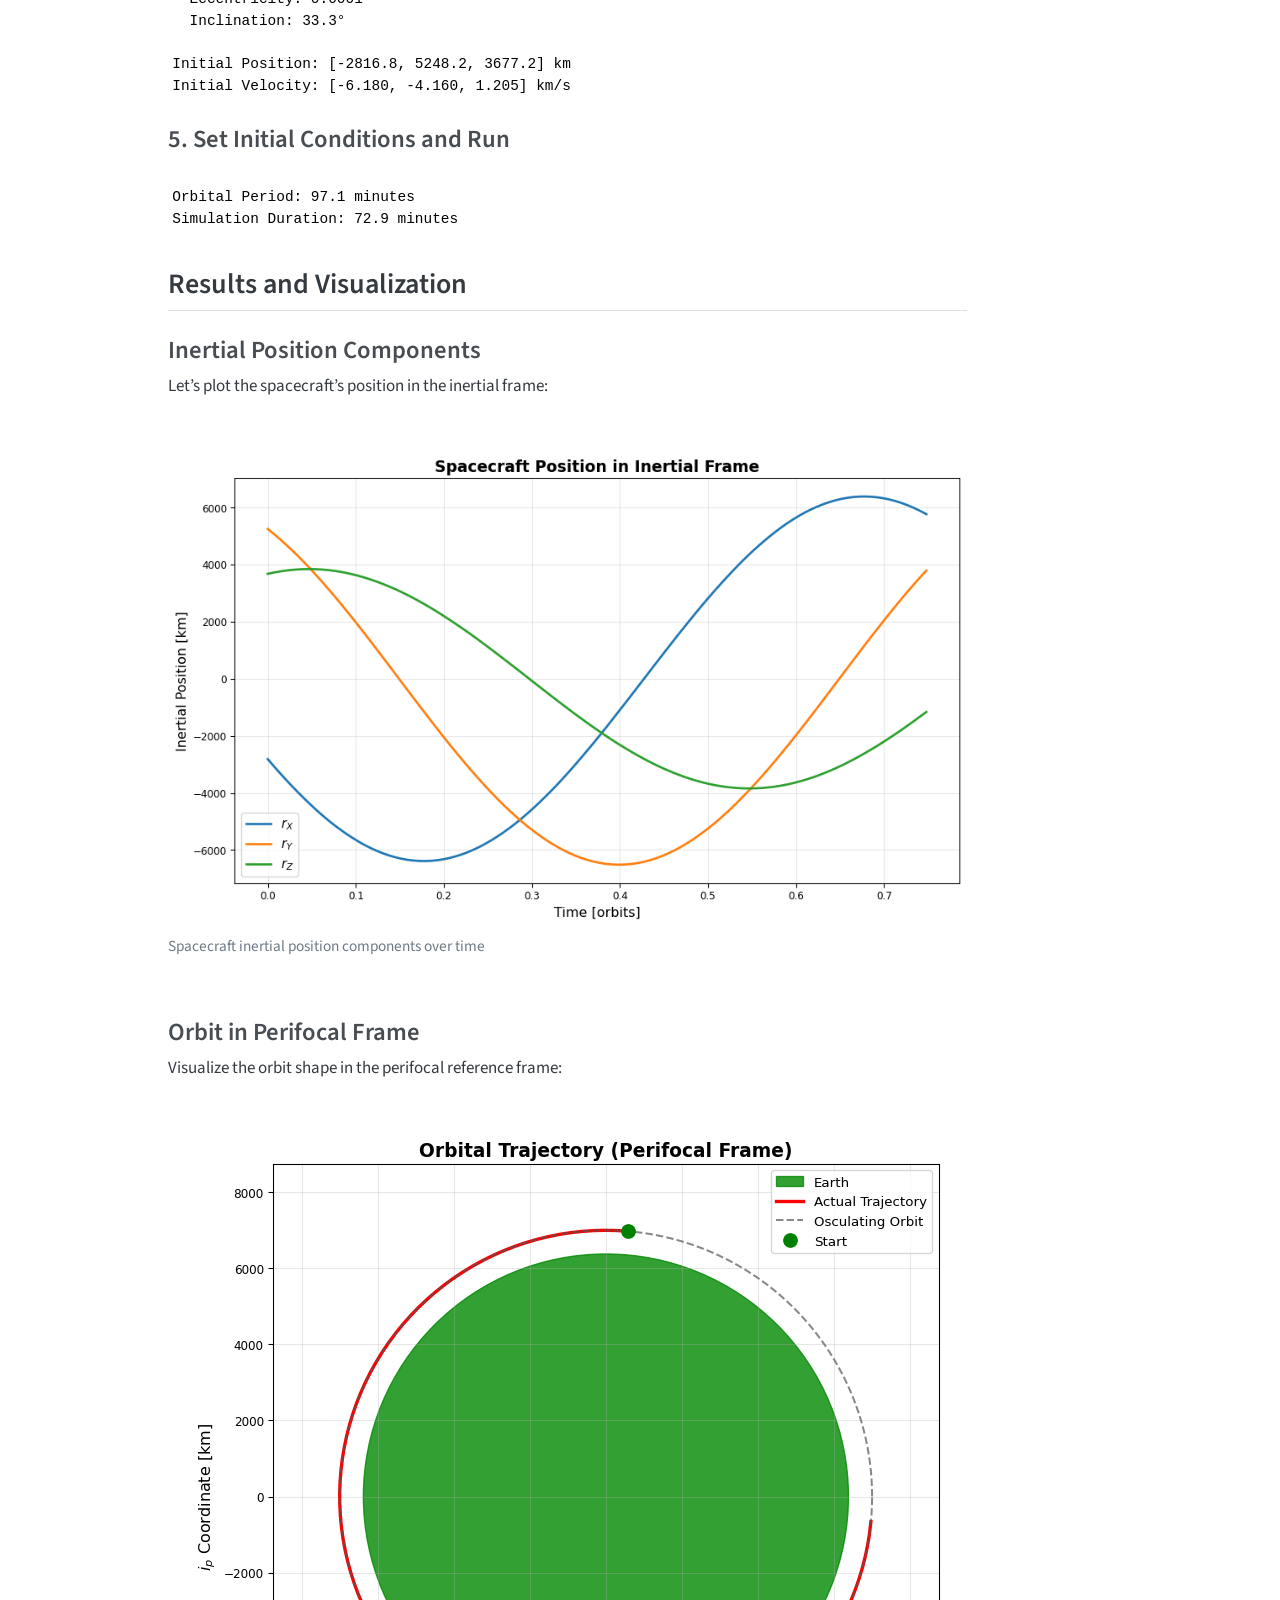
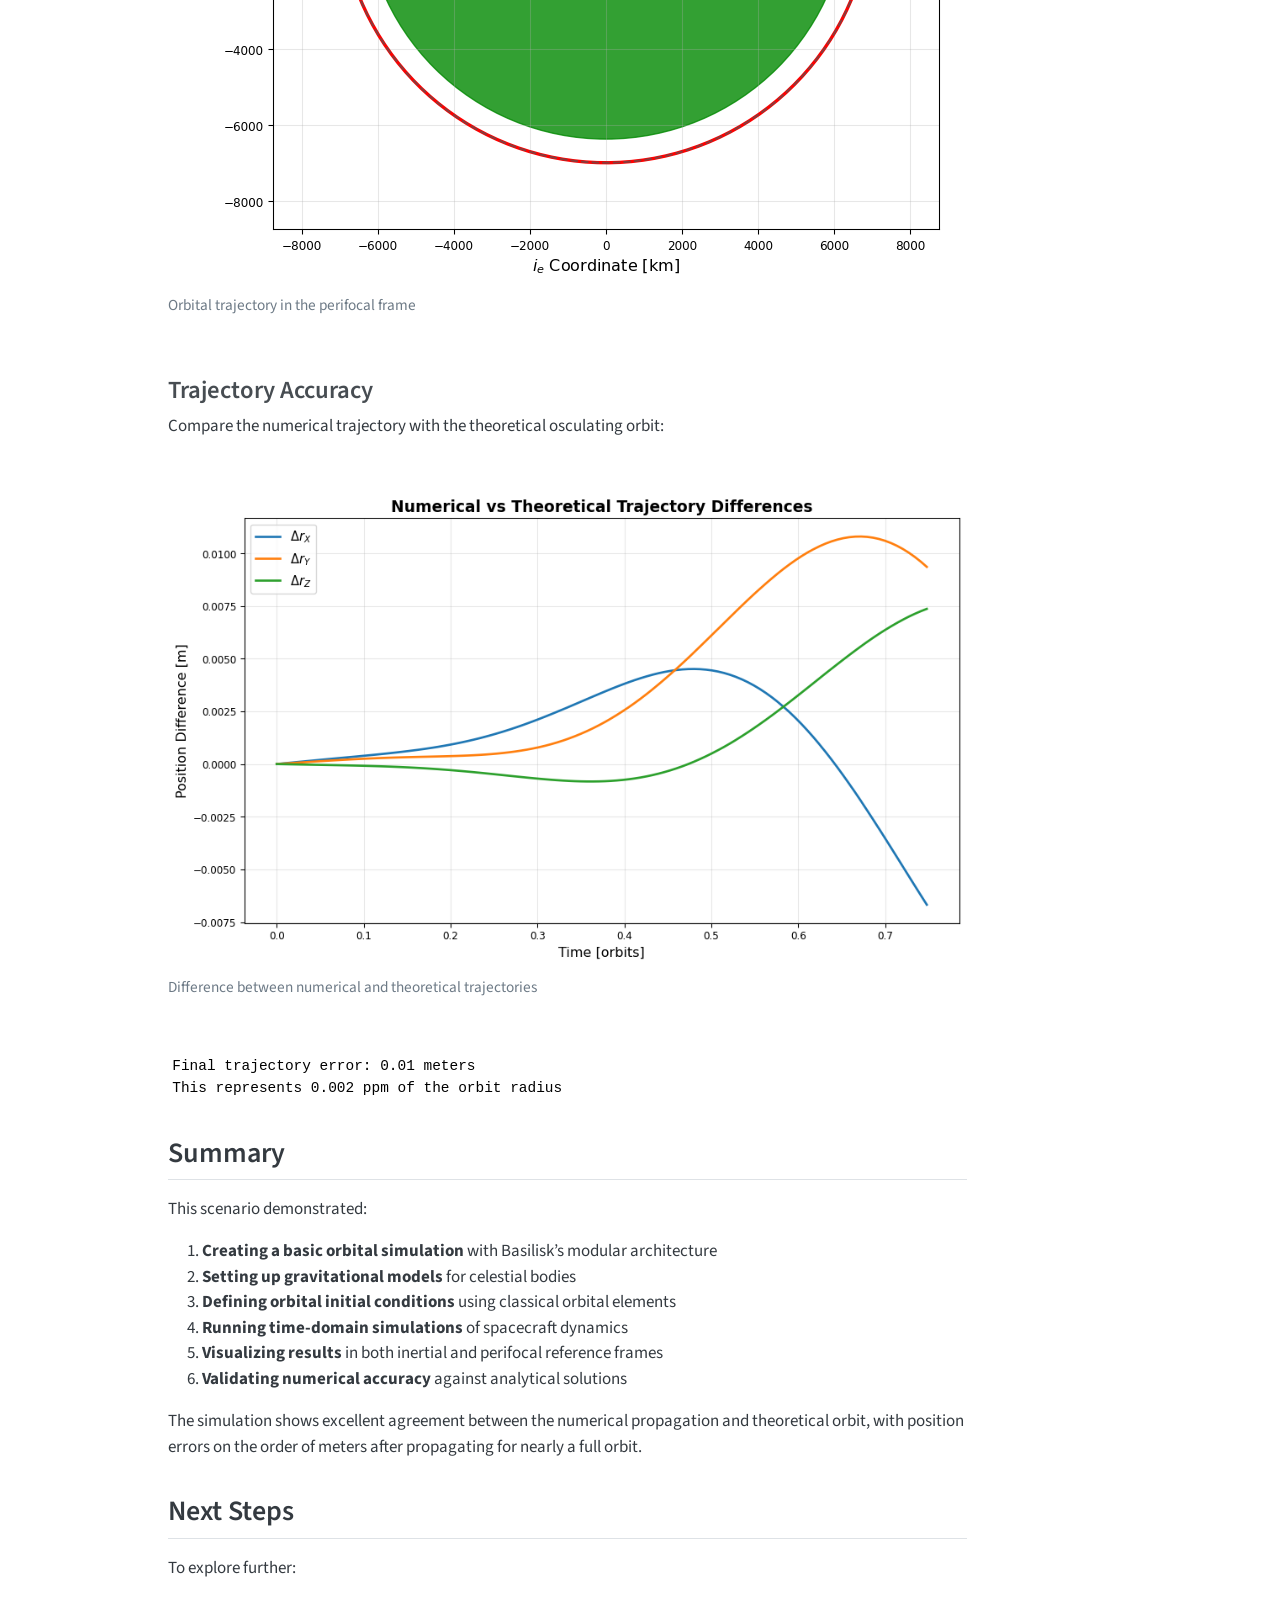
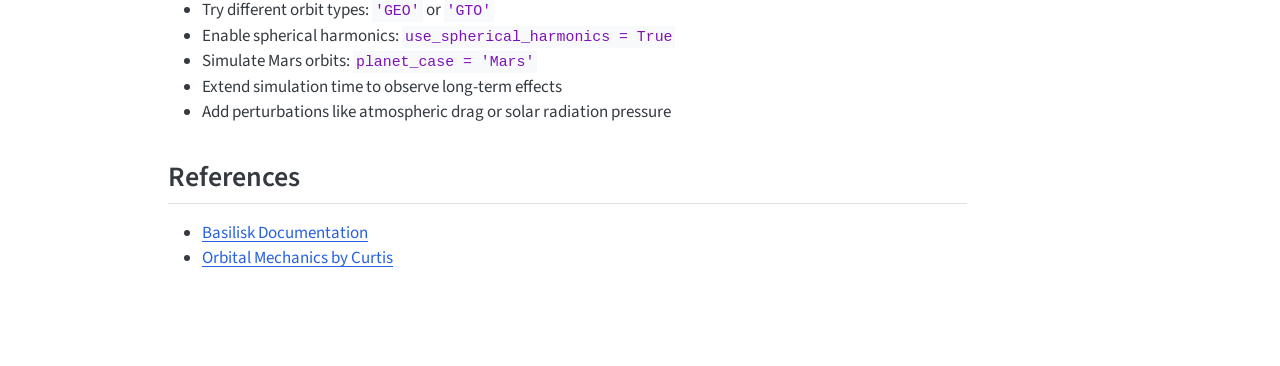
<file: main/scenarioBasicOrbit.html>
<!DOCTYPE html>
<html xmlns="http://www.w3.org/1999/xhtml" lang="en" xml:lang="en"><head>

<meta charset="utf-8">
<meta name="generator" content="quarto-1.7.32">

<meta name="viewport" content="width=device-width, initial-scale=1.0, user-scalable=yes">

<meta name="author" content="Claude &amp; Basilisk Simulation Tutorial Documentation">

<title>Basilisk Basic Orbit Scenario – Basilisk Simulations</title>
<style>
code{white-space: pre-wrap;}
span.smallcaps{font-variant: small-caps;}
div.columns{display: flex; gap: min(4vw, 1.5em);}
div.column{flex: auto; overflow-x: auto;}
div.hanging-indent{margin-left: 1.5em; text-indent: -1.5em;}
ul.task-list{list-style: none;}
ul.task-list li input[type="checkbox"] {
  width: 0.8em;
  margin: 0 0.8em 0.2em -1em; /* quarto-specific, see https://github.com/quarto-dev/quarto-cli/issues/4556 */ 
  vertical-align: middle;
}
/* CSS for syntax highlighting */
html { -webkit-text-size-adjust: 100%; }
pre > code.sourceCode { white-space: pre; position: relative; }
pre > code.sourceCode > span { display: inline-block; line-height: 1.25; }
pre > code.sourceCode > span:empty { height: 1.2em; }
.sourceCode { overflow: visible; }
code.sourceCode > span { color: inherit; text-decoration: inherit; }
div.sourceCode { margin: 1em 0; }
pre.sourceCode { margin: 0; }
@media screen {
div.sourceCode { overflow: auto; }
}
@media print {
pre > code.sourceCode { white-space: pre-wrap; }
pre > code.sourceCode > span { text-indent: -5em; padding-left: 5em; }
}
pre.numberSource code
  { counter-reset: source-line 0; }
pre.numberSource code > span
  { position: relative; left: -4em; counter-increment: source-line; }
pre.numberSource code > span > a:first-child::before
  { content: counter(source-line);
    position: relative; left: -1em; text-align: right; vertical-align: baseline;
    border: none; display: inline-block;
    -webkit-touch-callout: none; -webkit-user-select: none;
    -khtml-user-select: none; -moz-user-select: none;
    -ms-user-select: none; user-select: none;
    padding: 0 4px; width: 4em;
  }
pre.numberSource { margin-left: 3em;  padding-left: 4px; }
div.sourceCode
  {   }
@media screen {
pre > code.sourceCode > span > a:first-child::before { text-decoration: underline; }
}
</style>


<script src="../site_libs/quarto-nav/quarto-nav.js"></script>
<script src="../site_libs/quarto-nav/headroom.min.js"></script>
<script src="../site_libs/clipboard/clipboard.min.js"></script>
<script src="../site_libs/quarto-search/autocomplete.umd.js"></script>
<script src="../site_libs/quarto-search/fuse.min.js"></script>
<script src="../site_libs/quarto-search/quarto-search.js"></script>
<meta name="quarto:offset" content="../">
<script src="../site_libs/quarto-html/quarto.js" type="module"></script>
<script src="../site_libs/quarto-html/tabsets/tabsets.js" type="module"></script>
<script src="../site_libs/quarto-html/popper.min.js"></script>
<script src="../site_libs/quarto-html/tippy.umd.min.js"></script>
<script src="../site_libs/quarto-html/anchor.min.js"></script>
<link href="../site_libs/quarto-html/tippy.css" rel="stylesheet">
<link href="../site_libs/quarto-html/quarto-syntax-highlighting-37eea08aefeeee20ff55810ff984fec1.css" rel="stylesheet" id="quarto-text-highlighting-styles">
<script src="../site_libs/bootstrap/bootstrap.min.js"></script>
<link href="../site_libs/bootstrap/bootstrap-icons.css" rel="stylesheet">
<link href="../site_libs/bootstrap/bootstrap-c1fac2584b48ed01fb6e278e36375074.min.css" rel="stylesheet" append-hash="true" id="quarto-bootstrap" data-mode="light">
<script id="quarto-search-options" type="application/json">{
  "location": "navbar",
  "copy-button": false,
  "collapse-after": 3,
  "panel-placement": "end",
  "type": "overlay",
  "limit": 50,
  "keyboard-shortcut": [
    "f",
    "/",
    "s"
  ],
  "show-item-context": false,
  "language": {
    "search-no-results-text": "No results",
    "search-matching-documents-text": "matching documents",
    "search-copy-link-title": "Copy link to search",
    "search-hide-matches-text": "Hide additional matches",
    "search-more-match-text": "more match in this document",
    "search-more-matches-text": "more matches in this document",
    "search-clear-button-title": "Clear",
    "search-text-placeholder": "",
    "search-detached-cancel-button-title": "Cancel",
    "search-submit-button-title": "Submit",
    "search-label": "Search"
  }
}</script>


<link rel="stylesheet" href="../styles.css">
</head>

<body class="nav-fixed quarto-light">

<div id="quarto-search-results"></div>
  <header id="quarto-header" class="headroom fixed-top">
    <nav class="navbar navbar-expand-lg " data-bs-theme="dark">
      <div class="navbar-container container-fluid">
      <div class="navbar-brand-container mx-auto">
    <a class="navbar-brand" href="../index.html">
    <span class="navbar-title">Basilisk Simulations</span>
    </a>
  </div>
            <div id="quarto-search" class="" title="Search"></div>
          <button class="navbar-toggler" type="button" data-bs-toggle="collapse" data-bs-target="#navbarCollapse" aria-controls="navbarCollapse" role="menu" aria-expanded="false" aria-label="Toggle navigation" onclick="if (window.quartoToggleHeadroom) { window.quartoToggleHeadroom(); }">
  <span class="navbar-toggler-icon"></span>
</button>
          <div class="collapse navbar-collapse" id="navbarCollapse">
            <ul class="navbar-nav navbar-nav-scroll me-auto">
  <li class="nav-item">
    <a class="nav-link" href="../index.html"> 
<span class="menu-text">Home</span></a>
  </li>  
  <li class="nav-item dropdown ">
    <a class="nav-link dropdown-toggle" href="#" id="nav-menu-tutorials" role="link" data-bs-toggle="dropdown" aria-expanded="false">
 <span class="menu-text">Tutorials</span>
    </a>
    <ul class="dropdown-menu" aria-labelledby="nav-menu-tutorials">    
        <li>
    <a class="dropdown-item" href="../docs/scenarioBasicOrbit.qmd">
 <span class="dropdown-text">Basic Orbit</span></a>
  </li>  
    </ul>
  </li>
</ul>
          </div> <!-- /navcollapse -->
            <div class="quarto-navbar-tools">
</div>
      </div> <!-- /container-fluid -->
    </nav>
</header>
<!-- content -->
<div id="quarto-content" class="quarto-container page-columns page-rows-contents page-layout-article page-navbar">
<!-- sidebar -->
<!-- margin-sidebar -->
    <div id="quarto-margin-sidebar" class="sidebar margin-sidebar">
        <nav id="TOC" role="doc-toc" class="toc-active">
    <h2 id="toc-title">On this page</h2>
   
  <ul>
  <li><a href="#overview" id="toc-overview" class="nav-link active" data-scroll-target="#overview">Overview</a></li>
  <li><a href="#setup" id="toc-setup" class="nav-link" data-scroll-target="#setup">Setup</a></li>
  <li><a href="#simulation-configuration" id="toc-simulation-configuration" class="nav-link" data-scroll-target="#simulation-configuration">Simulation Configuration</a></li>
  <li><a href="#running-the-simulation" id="toc-running-the-simulation" class="nav-link" data-scroll-target="#running-the-simulation">Running the Simulation</a></li>
  <li><a href="#creating-the-simulation-manually" id="toc-creating-the-simulation-manually" class="nav-link" data-scroll-target="#creating-the-simulation-manually">Creating the Simulation Manually</a>
  <ul class="collapse">
  <li><a href="#create-simulation-container" id="toc-create-simulation-container" class="nav-link" data-scroll-target="#create-simulation-container">1. Create Simulation Container</a></li>
  <li><a href="#create-spacecraft" id="toc-create-spacecraft" class="nav-link" data-scroll-target="#create-spacecraft">2. Create Spacecraft</a></li>
  <li><a href="#setup-gravity-model" id="toc-setup-gravity-model" class="nav-link" data-scroll-target="#setup-gravity-model">3. Setup Gravity Model</a></li>
  <li><a href="#define-orbital-initial-conditions" id="toc-define-orbital-initial-conditions" class="nav-link" data-scroll-target="#define-orbital-initial-conditions">4. Define Orbital Initial Conditions</a></li>
  <li><a href="#set-initial-conditions-and-run" id="toc-set-initial-conditions-and-run" class="nav-link" data-scroll-target="#set-initial-conditions-and-run">5. Set Initial Conditions and Run</a></li>
  </ul></li>
  <li><a href="#results-and-visualization" id="toc-results-and-visualization" class="nav-link" data-scroll-target="#results-and-visualization">Results and Visualization</a>
  <ul class="collapse">
  <li><a href="#inertial-position-components" id="toc-inertial-position-components" class="nav-link" data-scroll-target="#inertial-position-components">Inertial Position Components</a></li>
  <li><a href="#orbit-in-perifocal-frame" id="toc-orbit-in-perifocal-frame" class="nav-link" data-scroll-target="#orbit-in-perifocal-frame">Orbit in Perifocal Frame</a></li>
  <li><a href="#trajectory-accuracy" id="toc-trajectory-accuracy" class="nav-link" data-scroll-target="#trajectory-accuracy">Trajectory Accuracy</a></li>
  </ul></li>
  <li><a href="#summary" id="toc-summary" class="nav-link" data-scroll-target="#summary">Summary</a></li>
  <li><a href="#next-steps" id="toc-next-steps" class="nav-link" data-scroll-target="#next-steps">Next Steps</a></li>
  <li><a href="#references" id="toc-references" class="nav-link" data-scroll-target="#references">References</a></li>
  </ul>
</nav>
    </div>
<!-- main -->
<main class="content" id="quarto-document-content">

<header id="title-block-header" class="quarto-title-block default">
<div class="quarto-title">
<div class="quarto-title-block"><div><h1 class="title">Basilisk Basic Orbit Scenario</h1><button type="button" class="btn code-tools-button" id="quarto-code-tools-source"><i class="bi"></i> Code</button></div></div>
<p class="subtitle lead">Demonstrating spacecraft orbital dynamics with gravity modeling</p>
</div>



<div class="quarto-title-meta">

    <div>
    <div class="quarto-title-meta-heading">Author</div>
    <div class="quarto-title-meta-contents">
             <p>Claude &amp; Basilisk Simulation Tutorial Documentation </p>
          </div>
  </div>
    
  
    
  </div>
  


</header>


<section id="overview" class="level2">
<h2 class="anchored" data-anchor-id="overview">Overview</h2>
<p>This document demonstrates the Basic Orbit scenario from Basilisk, which shows how to set up a spacecraft orbiting a celestial body. The gravity can be modeled as a simple first-order approximation or include high-order spherical harmonic terms for greater accuracy.</p>
<p>The scenario illustrates:</p>
<ul>
<li>Setting up a spacecraft with orbital initial conditions</li>
<li>Creating gravitational body models (Earth or Mars)</li>
<li>Running orbital simulations with different orbit types</li>
<li>Visualizing orbital trajectories and analyzing results</li>
</ul>
</section>
<section id="setup" class="level2">
<h2 class="anchored" data-anchor-id="setup">Setup</h2>
<p>First, we’ll import the necessary Basilisk modules and set up our simulation environment:</p>
<div id="ab9b72f6" class="cell" data-execution_count="1">
<div class="cell-output cell-output-stdout">
<pre><code>✓ Basilisk loaded from: /Users/paulgrossi/Documents/Basilisk2/.venv/lib/python3.13/site-packages/Basilisk</code></pre>
</div>
</div>
</section>
<section id="simulation-configuration" class="level2">
<h2 class="anchored" data-anchor-id="simulation-configuration">Simulation Configuration</h2>
<p>We’ll configure the simulation with the following parameters:</p>
<div id="b677f981" class="cell" data-execution_count="2">
<div class="cell-output cell-output-stdout">
<pre><code>Orbit Type: LEO
Planet: Earth
Spherical Harmonics: False</code></pre>
</div>
</div>
</section>
<section id="running-the-simulation" class="level2">
<h2 class="anchored" data-anchor-id="running-the-simulation">Running the Simulation</h2>
<p>Now let’s import and run the basic orbit scenario:</p>
</section>
<section id="creating-the-simulation-manually" class="level2">
<h2 class="anchored" data-anchor-id="creating-the-simulation-manually">Creating the Simulation Manually</h2>
<p>Let’s walk through the key steps of setting up this simulation to understand what’s happening:</p>
<section id="create-simulation-container" class="level3">
<h3 class="anchored" data-anchor-id="create-simulation-container">1. Create Simulation Container</h3>
<div id="a020931d" class="cell" data-execution_count="4">
<div class="cell-output cell-output-stdout">
<pre><code>✓ Simulation container created</code></pre>
</div>
</div>
</section>
<section id="create-spacecraft" class="level3">
<h3 class="anchored" data-anchor-id="create-spacecraft">2. Create Spacecraft</h3>
<div id="4da4a48e" class="cell" data-execution_count="5">
<div class="cell-output cell-output-stdout">
<pre><code>✓ Spacecraft 'tutorial-sat' created</code></pre>
</div>
</div>
</section>
<section id="setup-gravity-model" class="level3">
<h3 class="anchored" data-anchor-id="setup-gravity-model">3. Setup Gravity Model</h3>
<div id="128e86e0" class="cell" data-execution_count="6">
<div class="cell-output cell-output-stdout">
<pre><code>✓ Earth gravity (point mass)
  μ = 398600.436 × 10⁹ m³/s²</code></pre>
</div>
</div>
</section>
<section id="define-orbital-initial-conditions" class="level3">
<h3 class="anchored" data-anchor-id="define-orbital-initial-conditions">4. Define Orbital Initial Conditions</h3>
<div id="721d5484" class="cell" data-execution_count="7">
<div class="cell-output cell-output-stdout">
<pre><code>
Orbital Elements:
  Semi-major axis: 7000.0 km
  Eccentricity: 0.0001
  Inclination: 33.3°

Initial Position: [-2816.8, 5248.2, 3677.2] km
Initial Velocity: [-6.180, -4.160, 1.205] km/s</code></pre>
</div>
</div>
</section>
<section id="set-initial-conditions-and-run" class="level3">
<h3 class="anchored" data-anchor-id="set-initial-conditions-and-run">5. Set Initial Conditions and Run</h3>
<div id="d663e26e" class="cell" data-execution_count="8">
<div class="cell-output cell-output-stdout">
<pre><code>
Orbital Period: 97.1 minutes
Simulation Duration: 72.9 minutes</code></pre>
</div>
</div>
</section>
</section>
<section id="results-and-visualization" class="level2">
<h2 class="anchored" data-anchor-id="results-and-visualization">Results and Visualization</h2>
<section id="inertial-position-components" class="level3">
<h3 class="anchored" data-anchor-id="inertial-position-components">Inertial Position Components</h3>
<p>Let’s plot the spacecraft’s position in the inertial frame:</p>
<div id="3cba096c" class="cell" data-fig-height="6" data-fig-width="10" data-execution_count="10">
<div class="cell-output cell-output-display">
<div class="quarto-figure quarto-figure-center">
<figure class="figure">
<p><img src="scenarioBasicOrbit_files/figure-html/cell-11-output-1.png" class="img-fluid figure-img"></p>
<figcaption>Spacecraft inertial position components over time</figcaption>
</figure>
</div>
</div>
</div>
</section>
<section id="orbit-in-perifocal-frame" class="level3">
<h3 class="anchored" data-anchor-id="orbit-in-perifocal-frame">Orbit in Perifocal Frame</h3>
<p>Visualize the orbit shape in the perifocal reference frame:</p>
<div id="6e9e9620" class="cell" data-fig-height="8" data-fig-width="8" data-execution_count="11">
<div class="cell-output cell-output-display">
<div class="quarto-figure quarto-figure-center">
<figure class="figure">
<p><img src="scenarioBasicOrbit_files/figure-html/cell-12-output-1.png" class="img-fluid figure-img"></p>
<figcaption>Orbital trajectory in the perifocal frame</figcaption>
</figure>
</div>
</div>
</div>
</section>
<section id="trajectory-accuracy" class="level3">
<h3 class="anchored" data-anchor-id="trajectory-accuracy">Trajectory Accuracy</h3>
<p>Compare the numerical trajectory with the theoretical osculating orbit:</p>
<div id="9ec12893" class="cell" data-fig-height="6" data-fig-width="10" data-execution_count="12">
<div class="cell-output cell-output-display">
<div class="quarto-figure quarto-figure-center">
<figure class="figure">
<p><img src="scenarioBasicOrbit_files/figure-html/cell-13-output-1.png" class="img-fluid figure-img"></p>
<figcaption>Difference between numerical and theoretical trajectories</figcaption>
</figure>
</div>
</div>
<div class="cell-output cell-output-stdout">
<pre><code>
Final trajectory error: 0.01 meters
This represents 0.002 ppm of the orbit radius</code></pre>
</div>
</div>
</section>
</section>
<section id="summary" class="level2">
<h2 class="anchored" data-anchor-id="summary">Summary</h2>
<p>This scenario demonstrated:</p>
<ol type="1">
<li><strong>Creating a basic orbital simulation</strong> with Basilisk’s modular architecture</li>
<li><strong>Setting up gravitational models</strong> for celestial bodies</li>
<li><strong>Defining orbital initial conditions</strong> using classical orbital elements</li>
<li><strong>Running time-domain simulations</strong> of spacecraft dynamics</li>
<li><strong>Visualizing results</strong> in both inertial and perifocal reference frames</li>
<li><strong>Validating numerical accuracy</strong> against analytical solutions</li>
</ol>
<p>The simulation shows excellent agreement between the numerical propagation and theoretical orbit, with position errors on the order of meters after propagating for nearly a full orbit.</p>
</section>
<section id="next-steps" class="level2">
<h2 class="anchored" data-anchor-id="next-steps">Next Steps</h2>
<p>To explore further:</p>
<ul>
<li>Try different orbit types: <code>'GEO'</code> or <code>'GTO'</code></li>
<li>Enable spherical harmonics: <code>use_spherical_harmonics = True</code></li>
<li>Simulate Mars orbits: <code>planet_case = 'Mars'</code></li>
<li>Extend simulation time to observe long-term effects</li>
<li>Add perturbations like atmospheric drag or solar radiation pressure</li>
</ul>
</section>
<section id="references" class="level2">
<h2 class="anchored" data-anchor-id="references">References</h2>
<ul>
<li><a href="https://hanspeterschaub.info/basilisk/">Basilisk Documentation</a></li>
<li><a href="https://www.elsevier.com/books/orbital-mechanics-for-engineering-students/curtis/978-0-08-097747-8">Orbital Mechanics by Curtis</a></li>
</ul>


<!-- -->

</section>

</main> <!-- /main -->
<script id="quarto-html-after-body" type="application/javascript">
  window.document.addEventListener("DOMContentLoaded", function (event) {
    const icon = "";
    const anchorJS = new window.AnchorJS();
    anchorJS.options = {
      placement: 'right',
      icon: icon
    };
    anchorJS.add('.anchored');
    const isCodeAnnotation = (el) => {
      for (const clz of el.classList) {
        if (clz.startsWith('code-annotation-')) {                     
          return true;
        }
      }
      return false;
    }
    const onCopySuccess = function(e) {
      // button target
      const button = e.trigger;
      // don't keep focus
      button.blur();
      // flash "checked"
      button.classList.add('code-copy-button-checked');
      var currentTitle = button.getAttribute("title");
      button.setAttribute("title", "Copied!");
      let tooltip;
      if (window.bootstrap) {
        button.setAttribute("data-bs-toggle", "tooltip");
        button.setAttribute("data-bs-placement", "left");
        button.setAttribute("data-bs-title", "Copied!");
        tooltip = new bootstrap.Tooltip(button, 
          { trigger: "manual", 
            customClass: "code-copy-button-tooltip",
            offset: [0, -8]});
        tooltip.show();    
      }
      setTimeout(function() {
        if (tooltip) {
          tooltip.hide();
          button.removeAttribute("data-bs-title");
          button.removeAttribute("data-bs-toggle");
          button.removeAttribute("data-bs-placement");
        }
        button.setAttribute("title", currentTitle);
        button.classList.remove('code-copy-button-checked');
      }, 1000);
      // clear code selection
      e.clearSelection();
    }
    const getTextToCopy = function(trigger) {
        const codeEl = trigger.previousElementSibling.cloneNode(true);
        for (const childEl of codeEl.children) {
          if (isCodeAnnotation(childEl)) {
            childEl.remove();
          }
        }
        return codeEl.innerText;
    }
    const clipboard = new window.ClipboardJS('.code-copy-button:not([data-in-quarto-modal])', {
      text: getTextToCopy
    });
    clipboard.on('success', onCopySuccess);
    if (window.document.getElementById('quarto-embedded-source-code-modal')) {
      const clipboardModal = new window.ClipboardJS('.code-copy-button[data-in-quarto-modal]', {
        text: getTextToCopy,
        container: window.document.getElementById('quarto-embedded-source-code-modal')
      });
      clipboardModal.on('success', onCopySuccess);
    }
    const viewSource = window.document.getElementById('quarto-view-source') ||
                       window.document.getElementById('quarto-code-tools-source');
    if (viewSource) {
      const sourceUrl = viewSource.getAttribute("data-quarto-source-url");
      viewSource.addEventListener("click", function(e) {
        if (sourceUrl) {
          // rstudio viewer pane
          if (/\bcapabilities=\b/.test(window.location)) {
            window.open(sourceUrl);
          } else {
            window.location.href = sourceUrl;
          }
        } else {
          const modal = new bootstrap.Modal(document.getElementById('quarto-embedded-source-code-modal'));
          modal.show();
        }
        return false;
      });
    }
    function toggleCodeHandler(show) {
      return function(e) {
        const detailsSrc = window.document.querySelectorAll(".cell > details > .sourceCode");
        for (let i=0; i<detailsSrc.length; i++) {
          const details = detailsSrc[i].parentElement;
          if (show) {
            details.open = true;
          } else {
            details.removeAttribute("open");
          }
        }
        const cellCodeDivs = window.document.querySelectorAll(".cell > .sourceCode");
        const fromCls = show ? "hidden" : "unhidden";
        const toCls = show ? "unhidden" : "hidden";
        for (let i=0; i<cellCodeDivs.length; i++) {
          const codeDiv = cellCodeDivs[i];
          if (codeDiv.classList.contains(fromCls)) {
            codeDiv.classList.remove(fromCls);
            codeDiv.classList.add(toCls);
          } 
        }
        return false;
      }
    }
    const hideAllCode = window.document.getElementById("quarto-hide-all-code");
    if (hideAllCode) {
      hideAllCode.addEventListener("click", toggleCodeHandler(false));
    }
    const showAllCode = window.document.getElementById("quarto-show-all-code");
    if (showAllCode) {
      showAllCode.addEventListener("click", toggleCodeHandler(true));
    }
      var localhostRegex = new RegExp(/^(?:http|https):\/\/localhost\:?[0-9]*\//);
      var mailtoRegex = new RegExp(/^mailto:/);
        var filterRegex = new RegExp('/' + window.location.host + '/');
      var isInternal = (href) => {
          return filterRegex.test(href) || localhostRegex.test(href) || mailtoRegex.test(href);
      }
      // Inspect non-navigation links and adorn them if external
     var links = window.document.querySelectorAll('a[href]:not(.nav-link):not(.navbar-brand):not(.toc-action):not(.sidebar-link):not(.sidebar-item-toggle):not(.pagination-link):not(.no-external):not([aria-hidden]):not(.dropdown-item):not(.quarto-navigation-tool):not(.about-link)');
      for (var i=0; i<links.length; i++) {
        const link = links[i];
        if (!isInternal(link.href)) {
          // undo the damage that might have been done by quarto-nav.js in the case of
          // links that we want to consider external
          if (link.dataset.originalHref !== undefined) {
            link.href = link.dataset.originalHref;
          }
        }
      }
    function tippyHover(el, contentFn, onTriggerFn, onUntriggerFn) {
      const config = {
        allowHTML: true,
        maxWidth: 500,
        delay: 100,
        arrow: false,
        appendTo: function(el) {
            return el.parentElement;
        },
        interactive: true,
        interactiveBorder: 10,
        theme: 'quarto',
        placement: 'bottom-start',
      };
      if (contentFn) {
        config.content = contentFn;
      }
      if (onTriggerFn) {
        config.onTrigger = onTriggerFn;
      }
      if (onUntriggerFn) {
        config.onUntrigger = onUntriggerFn;
      }
      window.tippy(el, config); 
    }
    const noterefs = window.document.querySelectorAll('a[role="doc-noteref"]');
    for (var i=0; i<noterefs.length; i++) {
      const ref = noterefs[i];
      tippyHover(ref, function() {
        // use id or data attribute instead here
        let href = ref.getAttribute('data-footnote-href') || ref.getAttribute('href');
        try { href = new URL(href).hash; } catch {}
        const id = href.replace(/^#\/?/, "");
        const note = window.document.getElementById(id);
        if (note) {
          return note.innerHTML;
        } else {
          return "";
        }
      });
    }
    const xrefs = window.document.querySelectorAll('a.quarto-xref');
    const processXRef = (id, note) => {
      // Strip column container classes
      const stripColumnClz = (el) => {
        el.classList.remove("page-full", "page-columns");
        if (el.children) {
          for (const child of el.children) {
            stripColumnClz(child);
          }
        }
      }
      stripColumnClz(note)
      if (id === null || id.startsWith('sec-')) {
        // Special case sections, only their first couple elements
        const container = document.createElement("div");
        if (note.children && note.children.length > 2) {
          container.appendChild(note.children[0].cloneNode(true));
          for (let i = 1; i < note.children.length; i++) {
            const child = note.children[i];
            if (child.tagName === "P" && child.innerText === "") {
              continue;
            } else {
              container.appendChild(child.cloneNode(true));
              break;
            }
          }
          if (window.Quarto?.typesetMath) {
            window.Quarto.typesetMath(container);
          }
          return container.innerHTML
        } else {
          if (window.Quarto?.typesetMath) {
            window.Quarto.typesetMath(note);
          }
          return note.innerHTML;
        }
      } else {
        // Remove any anchor links if they are present
        const anchorLink = note.querySelector('a.anchorjs-link');
        if (anchorLink) {
          anchorLink.remove();
        }
        if (window.Quarto?.typesetMath) {
          window.Quarto.typesetMath(note);
        }
        if (note.classList.contains("callout")) {
          return note.outerHTML;
        } else {
          return note.innerHTML;
        }
      }
    }
    for (var i=0; i<xrefs.length; i++) {
      const xref = xrefs[i];
      tippyHover(xref, undefined, function(instance) {
        instance.disable();
        let url = xref.getAttribute('href');
        let hash = undefined; 
        if (url.startsWith('#')) {
          hash = url;
        } else {
          try { hash = new URL(url).hash; } catch {}
        }
        if (hash) {
          const id = hash.replace(/^#\/?/, "");
          const note = window.document.getElementById(id);
          if (note !== null) {
            try {
              const html = processXRef(id, note.cloneNode(true));
              instance.setContent(html);
            } finally {
              instance.enable();
              instance.show();
            }
          } else {
            // See if we can fetch this
            fetch(url.split('#')[0])
            .then(res => res.text())
            .then(html => {
              const parser = new DOMParser();
              const htmlDoc = parser.parseFromString(html, "text/html");
              const note = htmlDoc.getElementById(id);
              if (note !== null) {
                const html = processXRef(id, note);
                instance.setContent(html);
              } 
            }).finally(() => {
              instance.enable();
              instance.show();
            });
          }
        } else {
          // See if we can fetch a full url (with no hash to target)
          // This is a special case and we should probably do some content thinning / targeting
          fetch(url)
          .then(res => res.text())
          .then(html => {
            const parser = new DOMParser();
            const htmlDoc = parser.parseFromString(html, "text/html");
            const note = htmlDoc.querySelector('main.content');
            if (note !== null) {
              // This should only happen for chapter cross references
              // (since there is no id in the URL)
              // remove the first header
              if (note.children.length > 0 && note.children[0].tagName === "HEADER") {
                note.children[0].remove();
              }
              const html = processXRef(null, note);
              instance.setContent(html);
            } 
          }).finally(() => {
            instance.enable();
            instance.show();
          });
        }
      }, function(instance) {
      });
    }
        let selectedAnnoteEl;
        const selectorForAnnotation = ( cell, annotation) => {
          let cellAttr = 'data-code-cell="' + cell + '"';
          let lineAttr = 'data-code-annotation="' +  annotation + '"';
          const selector = 'span[' + cellAttr + '][' + lineAttr + ']';
          return selector;
        }
        const selectCodeLines = (annoteEl) => {
          const doc = window.document;
          const targetCell = annoteEl.getAttribute("data-target-cell");
          const targetAnnotation = annoteEl.getAttribute("data-target-annotation");
          const annoteSpan = window.document.querySelector(selectorForAnnotation(targetCell, targetAnnotation));
          const lines = annoteSpan.getAttribute("data-code-lines").split(",");
          const lineIds = lines.map((line) => {
            return targetCell + "-" + line;
          })
          let top = null;
          let height = null;
          let parent = null;
          if (lineIds.length > 0) {
              //compute the position of the single el (top and bottom and make a div)
              const el = window.document.getElementById(lineIds[0]);
              top = el.offsetTop;
              height = el.offsetHeight;
              parent = el.parentElement.parentElement;
            if (lineIds.length > 1) {
              const lastEl = window.document.getElementById(lineIds[lineIds.length - 1]);
              const bottom = lastEl.offsetTop + lastEl.offsetHeight;
              height = bottom - top;
            }
            if (top !== null && height !== null && parent !== null) {
              // cook up a div (if necessary) and position it 
              let div = window.document.getElementById("code-annotation-line-highlight");
              if (div === null) {
                div = window.document.createElement("div");
                div.setAttribute("id", "code-annotation-line-highlight");
                div.style.position = 'absolute';
                parent.appendChild(div);
              }
              div.style.top = top - 2 + "px";
              div.style.height = height + 4 + "px";
              div.style.left = 0;
              let gutterDiv = window.document.getElementById("code-annotation-line-highlight-gutter");
              if (gutterDiv === null) {
                gutterDiv = window.document.createElement("div");
                gutterDiv.setAttribute("id", "code-annotation-line-highlight-gutter");
                gutterDiv.style.position = 'absolute';
                const codeCell = window.document.getElementById(targetCell);
                const gutter = codeCell.querySelector('.code-annotation-gutter');
                gutter.appendChild(gutterDiv);
              }
              gutterDiv.style.top = top - 2 + "px";
              gutterDiv.style.height = height + 4 + "px";
            }
            selectedAnnoteEl = annoteEl;
          }
        };
        const unselectCodeLines = () => {
          const elementsIds = ["code-annotation-line-highlight", "code-annotation-line-highlight-gutter"];
          elementsIds.forEach((elId) => {
            const div = window.document.getElementById(elId);
            if (div) {
              div.remove();
            }
          });
          selectedAnnoteEl = undefined;
        };
          // Handle positioning of the toggle
      window.addEventListener(
        "resize",
        throttle(() => {
          elRect = undefined;
          if (selectedAnnoteEl) {
            selectCodeLines(selectedAnnoteEl);
          }
        }, 10)
      );
      function throttle(fn, ms) {
      let throttle = false;
      let timer;
        return (...args) => {
          if(!throttle) { // first call gets through
              fn.apply(this, args);
              throttle = true;
          } else { // all the others get throttled
              if(timer) clearTimeout(timer); // cancel #2
              timer = setTimeout(() => {
                fn.apply(this, args);
                timer = throttle = false;
              }, ms);
          }
        };
      }
        // Attach click handler to the DT
        const annoteDls = window.document.querySelectorAll('dt[data-target-cell]');
        for (const annoteDlNode of annoteDls) {
          annoteDlNode.addEventListener('click', (event) => {
            const clickedEl = event.target;
            if (clickedEl !== selectedAnnoteEl) {
              unselectCodeLines();
              const activeEl = window.document.querySelector('dt[data-target-cell].code-annotation-active');
              if (activeEl) {
                activeEl.classList.remove('code-annotation-active');
              }
              selectCodeLines(clickedEl);
              clickedEl.classList.add('code-annotation-active');
            } else {
              // Unselect the line
              unselectCodeLines();
              clickedEl.classList.remove('code-annotation-active');
            }
          });
        }
    const findCites = (el) => {
      const parentEl = el.parentElement;
      if (parentEl) {
        const cites = parentEl.dataset.cites;
        if (cites) {
          return {
            el,
            cites: cites.split(' ')
          };
        } else {
          return findCites(el.parentElement)
        }
      } else {
        return undefined;
      }
    };
    var bibliorefs = window.document.querySelectorAll('a[role="doc-biblioref"]');
    for (var i=0; i<bibliorefs.length; i++) {
      const ref = bibliorefs[i];
      const citeInfo = findCites(ref);
      if (citeInfo) {
        tippyHover(citeInfo.el, function() {
          var popup = window.document.createElement('div');
          citeInfo.cites.forEach(function(cite) {
            var citeDiv = window.document.createElement('div');
            citeDiv.classList.add('hanging-indent');
            citeDiv.classList.add('csl-entry');
            var biblioDiv = window.document.getElementById('ref-' + cite);
            if (biblioDiv) {
              citeDiv.innerHTML = biblioDiv.innerHTML;
            }
            popup.appendChild(citeDiv);
          });
          return popup.innerHTML;
        });
      }
    }
  });
  </script><div class="modal fade" id="quarto-embedded-source-code-modal" tabindex="-1" aria-labelledby="quarto-embedded-source-code-modal-label" aria-hidden="true"><div class="modal-dialog modal-dialog-scrollable"><div class="modal-content"><div class="modal-header"><h5 class="modal-title" id="quarto-embedded-source-code-modal-label">Source Code</h5><button class="btn-close" data-bs-dismiss="modal"></button></div><div class="modal-body"><div class="">
<div class="sourceCode" id="cb9" data-shortcodes="false"><pre class="sourceCode markdown code-with-copy"><code class="sourceCode markdown"><span id="cb9-1"><a href="#cb9-1" aria-hidden="true" tabindex="-1"></a><span class="co">---</span></span>
<span id="cb9-2"><a href="#cb9-2" aria-hidden="true" tabindex="-1"></a><span class="an">title:</span><span class="co"> "Basilisk Basic Orbit Scenario"</span></span>
<span id="cb9-3"><a href="#cb9-3" aria-hidden="true" tabindex="-1"></a><span class="an">subtitle:</span><span class="co"> "Demonstrating spacecraft orbital dynamics with gravity modeling"</span></span>
<span id="cb9-4"><a href="#cb9-4" aria-hidden="true" tabindex="-1"></a><span class="an">author:</span><span class="co"> "Claude &amp; Basilisk Simulation Tutorial Documentation"</span></span>
<span id="cb9-5"><a href="#cb9-5" aria-hidden="true" tabindex="-1"></a><span class="an">format:</span></span>
<span id="cb9-6"><a href="#cb9-6" aria-hidden="true" tabindex="-1"></a><span class="co">  html:</span></span>
<span id="cb9-7"><a href="#cb9-7" aria-hidden="true" tabindex="-1"></a><span class="co">    code-fold: false</span></span>
<span id="cb9-8"><a href="#cb9-8" aria-hidden="true" tabindex="-1"></a><span class="co">    toc: true</span></span>
<span id="cb9-9"><a href="#cb9-9" aria-hidden="true" tabindex="-1"></a><span class="co">    toc-depth: 3</span></span>
<span id="cb9-10"><a href="#cb9-10" aria-hidden="true" tabindex="-1"></a><span class="an">execute:</span><span class="co"> </span></span>
<span id="cb9-11"><a href="#cb9-11" aria-hidden="true" tabindex="-1"></a><span class="co">  echo: false        # Hide all code by default</span></span>
<span id="cb9-12"><a href="#cb9-12" aria-hidden="true" tabindex="-1"></a><span class="co">  warning: false     # Hide all warnings</span></span>
<span id="cb9-13"><a href="#cb9-13" aria-hidden="true" tabindex="-1"></a><span class="an">jupyter:</span><span class="co"> python3</span></span>
<span id="cb9-14"><a href="#cb9-14" aria-hidden="true" tabindex="-1"></a><span class="co">---</span></span>
<span id="cb9-15"><a href="#cb9-15" aria-hidden="true" tabindex="-1"></a></span>
<span id="cb9-16"><a href="#cb9-16" aria-hidden="true" tabindex="-1"></a><span class="fu">## Overview</span></span>
<span id="cb9-17"><a href="#cb9-17" aria-hidden="true" tabindex="-1"></a></span>
<span id="cb9-18"><a href="#cb9-18" aria-hidden="true" tabindex="-1"></a>This document demonstrates the Basic Orbit scenario from Basilisk, which shows how to set up a spacecraft orbiting a celestial body. The gravity can be modeled as a simple first-order approximation or include high-order spherical harmonic terms for greater accuracy.</span>
<span id="cb9-19"><a href="#cb9-19" aria-hidden="true" tabindex="-1"></a></span>
<span id="cb9-20"><a href="#cb9-20" aria-hidden="true" tabindex="-1"></a>The scenario illustrates:</span>
<span id="cb9-21"><a href="#cb9-21" aria-hidden="true" tabindex="-1"></a></span>
<span id="cb9-22"><a href="#cb9-22" aria-hidden="true" tabindex="-1"></a><span class="ss">-   </span>Setting up a spacecraft with orbital initial conditions</span>
<span id="cb9-23"><a href="#cb9-23" aria-hidden="true" tabindex="-1"></a><span class="ss">-   </span>Creating gravitational body models (Earth or Mars)</span>
<span id="cb9-24"><a href="#cb9-24" aria-hidden="true" tabindex="-1"></a><span class="ss">-   </span>Running orbital simulations with different orbit types</span>
<span id="cb9-25"><a href="#cb9-25" aria-hidden="true" tabindex="-1"></a><span class="ss">-   </span>Visualizing orbital trajectories and analyzing results</span>
<span id="cb9-26"><a href="#cb9-26" aria-hidden="true" tabindex="-1"></a></span>
<span id="cb9-27"><a href="#cb9-27" aria-hidden="true" tabindex="-1"></a><span class="fu">## Setup</span></span>
<span id="cb9-28"><a href="#cb9-28" aria-hidden="true" tabindex="-1"></a></span>
<span id="cb9-29"><a href="#cb9-29" aria-hidden="true" tabindex="-1"></a>First, we'll import the necessary Basilisk modules and set up our simulation environment:</span>
<span id="cb9-30"><a href="#cb9-30" aria-hidden="true" tabindex="-1"></a></span>
<span id="cb9-33"><a href="#cb9-33" aria-hidden="true" tabindex="-1"></a><span class="in">```{python}</span></span>
<span id="cb9-34"><a href="#cb9-34" aria-hidden="true" tabindex="-1"></a><span class="im">import</span> os</span>
<span id="cb9-35"><a href="#cb9-35" aria-hidden="true" tabindex="-1"></a><span class="im">import</span> sys</span>
<span id="cb9-36"><a href="#cb9-36" aria-hidden="true" tabindex="-1"></a><span class="im">import</span> numpy <span class="im">as</span> np</span>
<span id="cb9-37"><a href="#cb9-37" aria-hidden="true" tabindex="-1"></a><span class="im">import</span> matplotlib.pyplot <span class="im">as</span> plt</span>
<span id="cb9-38"><a href="#cb9-38" aria-hidden="true" tabindex="-1"></a><span class="im">from</span> copy <span class="im">import</span> copy</span>
<span id="cb9-39"><a href="#cb9-39" aria-hidden="true" tabindex="-1"></a></span>
<span id="cb9-40"><a href="#cb9-40" aria-hidden="true" tabindex="-1"></a><span class="co"># Add examples-copy to path so we can import the scenario</span></span>
<span id="cb9-41"><a href="#cb9-41" aria-hidden="true" tabindex="-1"></a>sys.path.insert(<span class="dv">0</span>, <span class="st">'../examples-copy'</span>)</span>
<span id="cb9-42"><a href="#cb9-42" aria-hidden="true" tabindex="-1"></a></span>
<span id="cb9-43"><a href="#cb9-43" aria-hidden="true" tabindex="-1"></a><span class="co"># Import Basilisk modules</span></span>
<span id="cb9-44"><a href="#cb9-44" aria-hidden="true" tabindex="-1"></a><span class="im">from</span> Basilisk <span class="im">import</span> __path__ <span class="im">as</span> bskPath</span>
<span id="cb9-45"><a href="#cb9-45" aria-hidden="true" tabindex="-1"></a><span class="im">from</span> Basilisk.utilities <span class="im">import</span> SimulationBaseClass, macros, orbitalMotion</span>
<span id="cb9-46"><a href="#cb9-46" aria-hidden="true" tabindex="-1"></a><span class="im">from</span> Basilisk.utilities <span class="im">import</span> simIncludeGravBody, unitTestSupport, vizSupport</span>
<span id="cb9-47"><a href="#cb9-47" aria-hidden="true" tabindex="-1"></a><span class="im">from</span> Basilisk.simulation <span class="im">import</span> spacecraft</span>
<span id="cb9-48"><a href="#cb9-48" aria-hidden="true" tabindex="-1"></a></span>
<span id="cb9-49"><a href="#cb9-49" aria-hidden="true" tabindex="-1"></a><span class="bu">print</span>(<span class="ss">f"✓ Basilisk loaded from: </span><span class="sc">{</span>bskPath[<span class="dv">0</span>]<span class="sc">}</span><span class="ss">"</span>)</span>
<span id="cb9-50"><a href="#cb9-50" aria-hidden="true" tabindex="-1"></a><span class="in">```</span></span>
<span id="cb9-51"><a href="#cb9-51" aria-hidden="true" tabindex="-1"></a></span>
<span id="cb9-52"><a href="#cb9-52" aria-hidden="true" tabindex="-1"></a><span class="fu">## Simulation Configuration</span></span>
<span id="cb9-53"><a href="#cb9-53" aria-hidden="true" tabindex="-1"></a></span>
<span id="cb9-54"><a href="#cb9-54" aria-hidden="true" tabindex="-1"></a>We'll configure the simulation with the following parameters:</span>
<span id="cb9-55"><a href="#cb9-55" aria-hidden="true" tabindex="-1"></a></span>
<span id="cb9-58"><a href="#cb9-58" aria-hidden="true" tabindex="-1"></a><span class="in">```{python}</span></span>
<span id="cb9-59"><a href="#cb9-59" aria-hidden="true" tabindex="-1"></a><span class="co"># Simulation parameters</span></span>
<span id="cb9-60"><a href="#cb9-60" aria-hidden="true" tabindex="-1"></a>show_plots <span class="op">=</span> <span class="va">True</span></span>
<span id="cb9-61"><a href="#cb9-61" aria-hidden="true" tabindex="-1"></a>orbit_case <span class="op">=</span> <span class="st">'LEO'</span>  <span class="co"># Options: 'LEO', 'GEO', 'GTO'</span></span>
<span id="cb9-62"><a href="#cb9-62" aria-hidden="true" tabindex="-1"></a>use_spherical_harmonics <span class="op">=</span> <span class="va">False</span>  <span class="co"># Set to True for higher fidelity</span></span>
<span id="cb9-63"><a href="#cb9-63" aria-hidden="true" tabindex="-1"></a>planet_case <span class="op">=</span> <span class="st">'Earth'</span>  <span class="co"># Options: 'Earth', 'Mars'</span></span>
<span id="cb9-64"><a href="#cb9-64" aria-hidden="true" tabindex="-1"></a></span>
<span id="cb9-65"><a href="#cb9-65" aria-hidden="true" tabindex="-1"></a><span class="bu">print</span>(<span class="ss">f"Orbit Type: </span><span class="sc">{</span>orbit_case<span class="sc">}</span><span class="ss">"</span>)</span>
<span id="cb9-66"><a href="#cb9-66" aria-hidden="true" tabindex="-1"></a><span class="bu">print</span>(<span class="ss">f"Planet: </span><span class="sc">{</span>planet_case<span class="sc">}</span><span class="ss">"</span>)</span>
<span id="cb9-67"><a href="#cb9-67" aria-hidden="true" tabindex="-1"></a><span class="bu">print</span>(<span class="ss">f"Spherical Harmonics: </span><span class="sc">{</span>use_spherical_harmonics<span class="sc">}</span><span class="ss">"</span>)</span>
<span id="cb9-68"><a href="#cb9-68" aria-hidden="true" tabindex="-1"></a><span class="in">```</span></span>
<span id="cb9-69"><a href="#cb9-69" aria-hidden="true" tabindex="-1"></a></span>
<span id="cb9-70"><a href="#cb9-70" aria-hidden="true" tabindex="-1"></a><span class="fu">## Running the Simulation</span></span>
<span id="cb9-71"><a href="#cb9-71" aria-hidden="true" tabindex="-1"></a></span>
<span id="cb9-72"><a href="#cb9-72" aria-hidden="true" tabindex="-1"></a>Now let's import and run the basic orbit scenario:</span>
<span id="cb9-73"><a href="#cb9-73" aria-hidden="true" tabindex="-1"></a></span>
<span id="cb9-76"><a href="#cb9-76" aria-hidden="true" tabindex="-1"></a><span class="in">```{python}</span></span>
<span id="cb9-77"><a href="#cb9-77" aria-hidden="true" tabindex="-1"></a><span class="co">#| output: false</span></span>
<span id="cb9-78"><a href="#cb9-78" aria-hidden="true" tabindex="-1"></a><span class="co">#| warning: false</span></span>
<span id="cb9-79"><a href="#cb9-79" aria-hidden="true" tabindex="-1"></a></span>
<span id="cb9-80"><a href="#cb9-80" aria-hidden="true" tabindex="-1"></a><span class="co"># Import the scenario script</span></span>
<span id="cb9-81"><a href="#cb9-81" aria-hidden="true" tabindex="-1"></a><span class="im">import</span> scenarioBasicOrbit</span>
<span id="cb9-82"><a href="#cb9-82" aria-hidden="true" tabindex="-1"></a></span>
<span id="cb9-83"><a href="#cb9-83" aria-hidden="true" tabindex="-1"></a><span class="co"># Run the simulation</span></span>
<span id="cb9-84"><a href="#cb9-84" aria-hidden="true" tabindex="-1"></a>final_diff, figure_list <span class="op">=</span> scenarioBasicOrbit.run(</span>
<span id="cb9-85"><a href="#cb9-85" aria-hidden="true" tabindex="-1"></a>    show_plots<span class="op">=</span><span class="va">False</span>,  <span class="co"># We'll create our own plots below</span></span>
<span id="cb9-86"><a href="#cb9-86" aria-hidden="true" tabindex="-1"></a>    orbitCase<span class="op">=</span>orbit_case,</span>
<span id="cb9-87"><a href="#cb9-87" aria-hidden="true" tabindex="-1"></a>    useSphericalHarmonics<span class="op">=</span>use_spherical_harmonics,</span>
<span id="cb9-88"><a href="#cb9-88" aria-hidden="true" tabindex="-1"></a>    planetCase<span class="op">=</span>planet_case</span>
<span id="cb9-89"><a href="#cb9-89" aria-hidden="true" tabindex="-1"></a>)</span>
<span id="cb9-90"><a href="#cb9-90" aria-hidden="true" tabindex="-1"></a></span>
<span id="cb9-91"><a href="#cb9-91" aria-hidden="true" tabindex="-1"></a><span class="bu">print</span>(<span class="ss">f"✓ Simulation completed successfully"</span>)</span>
<span id="cb9-92"><a href="#cb9-92" aria-hidden="true" tabindex="-1"></a><span class="cf">if</span> use_spherical_harmonics <span class="op">==</span> <span class="va">False</span>:</span>
<span id="cb9-93"><a href="#cb9-93" aria-hidden="true" tabindex="-1"></a>    <span class="bu">print</span>(<span class="ss">f"Final trajectory difference: </span><span class="sc">{</span>final_diff<span class="sc">:.2f}</span><span class="ss"> meters"</span>)</span>
<span id="cb9-94"><a href="#cb9-94" aria-hidden="true" tabindex="-1"></a><span class="in">```</span></span>
<span id="cb9-95"><a href="#cb9-95" aria-hidden="true" tabindex="-1"></a></span>
<span id="cb9-96"><a href="#cb9-96" aria-hidden="true" tabindex="-1"></a><span class="fu">## Creating the Simulation Manually</span></span>
<span id="cb9-97"><a href="#cb9-97" aria-hidden="true" tabindex="-1"></a></span>
<span id="cb9-98"><a href="#cb9-98" aria-hidden="true" tabindex="-1"></a>Let's walk through the key steps of setting up this simulation to understand what's happening:</span>
<span id="cb9-99"><a href="#cb9-99" aria-hidden="true" tabindex="-1"></a></span>
<span id="cb9-100"><a href="#cb9-100" aria-hidden="true" tabindex="-1"></a><span class="fu">### 1. Create Simulation Container</span></span>
<span id="cb9-101"><a href="#cb9-101" aria-hidden="true" tabindex="-1"></a></span>
<span id="cb9-104"><a href="#cb9-104" aria-hidden="true" tabindex="-1"></a><span class="in">```{python}</span></span>
<span id="cb9-105"><a href="#cb9-105" aria-hidden="true" tabindex="-1"></a><span class="co"># Create a new simulation</span></span>
<span id="cb9-106"><a href="#cb9-106" aria-hidden="true" tabindex="-1"></a>scSim <span class="op">=</span> SimulationBaseClass.SimBaseClass()</span>
<span id="cb9-107"><a href="#cb9-107" aria-hidden="true" tabindex="-1"></a>scSim.SetProgressBar(<span class="va">True</span>)</span>
<span id="cb9-108"><a href="#cb9-108" aria-hidden="true" tabindex="-1"></a></span>
<span id="cb9-109"><a href="#cb9-109" aria-hidden="true" tabindex="-1"></a><span class="co"># Create simulation process and task</span></span>
<span id="cb9-110"><a href="#cb9-110" aria-hidden="true" tabindex="-1"></a>sim_process_name <span class="op">=</span> <span class="st">"simProcess"</span></span>
<span id="cb9-111"><a href="#cb9-111" aria-hidden="true" tabindex="-1"></a>sim_task_name <span class="op">=</span> <span class="st">"simTask"</span></span>
<span id="cb9-112"><a href="#cb9-112" aria-hidden="true" tabindex="-1"></a>dynProcess <span class="op">=</span> scSim.CreateNewProcess(sim_process_name)</span>
<span id="cb9-113"><a href="#cb9-113" aria-hidden="true" tabindex="-1"></a>simulation_time_step <span class="op">=</span> macros.sec2nano(<span class="fl">10.</span>)  <span class="co"># 10 second time steps</span></span>
<span id="cb9-114"><a href="#cb9-114" aria-hidden="true" tabindex="-1"></a>dynProcess.addTask(scSim.CreateNewTask(sim_task_name, simulation_time_step))</span>
<span id="cb9-115"><a href="#cb9-115" aria-hidden="true" tabindex="-1"></a></span>
<span id="cb9-116"><a href="#cb9-116" aria-hidden="true" tabindex="-1"></a><span class="bu">print</span>(<span class="st">"✓ Simulation container created"</span>)</span>
<span id="cb9-117"><a href="#cb9-117" aria-hidden="true" tabindex="-1"></a><span class="in">```</span></span>
<span id="cb9-118"><a href="#cb9-118" aria-hidden="true" tabindex="-1"></a></span>
<span id="cb9-119"><a href="#cb9-119" aria-hidden="true" tabindex="-1"></a><span class="fu">### 2. Create Spacecraft</span></span>
<span id="cb9-120"><a href="#cb9-120" aria-hidden="true" tabindex="-1"></a></span>
<span id="cb9-123"><a href="#cb9-123" aria-hidden="true" tabindex="-1"></a><span class="in">```{python}</span></span>
<span id="cb9-124"><a href="#cb9-124" aria-hidden="true" tabindex="-1"></a><span class="co"># Initialize spacecraft object</span></span>
<span id="cb9-125"><a href="#cb9-125" aria-hidden="true" tabindex="-1"></a>sc_object <span class="op">=</span> spacecraft.Spacecraft()</span>
<span id="cb9-126"><a href="#cb9-126" aria-hidden="true" tabindex="-1"></a>sc_object.ModelTag <span class="op">=</span> <span class="st">"tutorial-sat"</span></span>
<span id="cb9-127"><a href="#cb9-127" aria-hidden="true" tabindex="-1"></a></span>
<span id="cb9-128"><a href="#cb9-128" aria-hidden="true" tabindex="-1"></a><span class="co"># Add spacecraft to simulation</span></span>
<span id="cb9-129"><a href="#cb9-129" aria-hidden="true" tabindex="-1"></a>scSim.AddModelToTask(sim_task_name, sc_object)</span>
<span id="cb9-130"><a href="#cb9-130" aria-hidden="true" tabindex="-1"></a></span>
<span id="cb9-131"><a href="#cb9-131" aria-hidden="true" tabindex="-1"></a><span class="bu">print</span>(<span class="ss">f"✓ Spacecraft '</span><span class="sc">{</span>sc_object<span class="sc">.</span>ModelTag<span class="sc">}</span><span class="ss">' created"</span>)</span>
<span id="cb9-132"><a href="#cb9-132" aria-hidden="true" tabindex="-1"></a><span class="in">```</span></span>
<span id="cb9-133"><a href="#cb9-133" aria-hidden="true" tabindex="-1"></a></span>
<span id="cb9-134"><a href="#cb9-134" aria-hidden="true" tabindex="-1"></a><span class="fu">### 3. Setup Gravity Model</span></span>
<span id="cb9-135"><a href="#cb9-135" aria-hidden="true" tabindex="-1"></a></span>
<span id="cb9-138"><a href="#cb9-138" aria-hidden="true" tabindex="-1"></a><span class="in">```{python}</span></span>
<span id="cb9-139"><a href="#cb9-139" aria-hidden="true" tabindex="-1"></a><span class="co"># Create gravity body factory</span></span>
<span id="cb9-140"><a href="#cb9-140" aria-hidden="true" tabindex="-1"></a>grav_factory <span class="op">=</span> simIncludeGravBody.gravBodyFactory()</span>
<span id="cb9-141"><a href="#cb9-141" aria-hidden="true" tabindex="-1"></a></span>
<span id="cb9-142"><a href="#cb9-142" aria-hidden="true" tabindex="-1"></a><span class="co"># Create Earth gravity model</span></span>
<span id="cb9-143"><a href="#cb9-143" aria-hidden="true" tabindex="-1"></a>planet <span class="op">=</span> grav_factory.createEarth()</span>
<span id="cb9-144"><a href="#cb9-144" aria-hidden="true" tabindex="-1"></a>planet.isCentralBody <span class="op">=</span> <span class="va">True</span></span>
<span id="cb9-145"><a href="#cb9-145" aria-hidden="true" tabindex="-1"></a></span>
<span id="cb9-146"><a href="#cb9-146" aria-hidden="true" tabindex="-1"></a><span class="cf">if</span> use_spherical_harmonics:</span>
<span id="cb9-147"><a href="#cb9-147" aria-hidden="true" tabindex="-1"></a>    <span class="co"># Include J2 gravitational harmonics for Earth</span></span>
<span id="cb9-148"><a href="#cb9-148" aria-hidden="true" tabindex="-1"></a>    planet.useSphericalHarmonicsGravityModel(</span>
<span id="cb9-149"><a href="#cb9-149" aria-hidden="true" tabindex="-1"></a>        bskPath[<span class="dv">0</span>] <span class="op">+</span> <span class="st">'/supportData/LocalGravData/GGM03S-J2-only.txt'</span>, </span>
<span id="cb9-150"><a href="#cb9-150" aria-hidden="true" tabindex="-1"></a>        <span class="dv">2</span></span>
<span id="cb9-151"><a href="#cb9-151" aria-hidden="true" tabindex="-1"></a>    )</span>
<span id="cb9-152"><a href="#cb9-152" aria-hidden="true" tabindex="-1"></a>    <span class="bu">print</span>(<span class="st">"✓ Earth gravity with J2 harmonics"</span>)</span>
<span id="cb9-153"><a href="#cb9-153" aria-hidden="true" tabindex="-1"></a><span class="cf">else</span>:</span>
<span id="cb9-154"><a href="#cb9-154" aria-hidden="true" tabindex="-1"></a>    <span class="bu">print</span>(<span class="st">"✓ Earth gravity (point mass)"</span>)</span>
<span id="cb9-155"><a href="#cb9-155" aria-hidden="true" tabindex="-1"></a></span>
<span id="cb9-156"><a href="#cb9-156" aria-hidden="true" tabindex="-1"></a><span class="co"># Connect gravity to spacecraft</span></span>
<span id="cb9-157"><a href="#cb9-157" aria-hidden="true" tabindex="-1"></a>grav_factory.addBodiesTo(sc_object)</span>
<span id="cb9-158"><a href="#cb9-158" aria-hidden="true" tabindex="-1"></a></span>
<span id="cb9-159"><a href="#cb9-159" aria-hidden="true" tabindex="-1"></a><span class="co"># Get gravitational parameter</span></span>
<span id="cb9-160"><a href="#cb9-160" aria-hidden="true" tabindex="-1"></a>mu <span class="op">=</span> planet.mu</span>
<span id="cb9-161"><a href="#cb9-161" aria-hidden="true" tabindex="-1"></a><span class="bu">print</span>(<span class="ss">f"  μ = </span><span class="sc">{</span>mu<span class="op">/</span><span class="fl">1e9</span><span class="sc">:.3f}</span><span class="ss"> × 10⁹ m³/s²"</span>)</span>
<span id="cb9-162"><a href="#cb9-162" aria-hidden="true" tabindex="-1"></a><span class="in">```</span></span>
<span id="cb9-163"><a href="#cb9-163" aria-hidden="true" tabindex="-1"></a></span>
<span id="cb9-164"><a href="#cb9-164" aria-hidden="true" tabindex="-1"></a><span class="fu">### 4. Define Orbital Initial Conditions</span></span>
<span id="cb9-165"><a href="#cb9-165" aria-hidden="true" tabindex="-1"></a></span>
<span id="cb9-168"><a href="#cb9-168" aria-hidden="true" tabindex="-1"></a><span class="in">```{python}</span></span>
<span id="cb9-169"><a href="#cb9-169" aria-hidden="true" tabindex="-1"></a><span class="co"># Define orbit using classical orbital elements</span></span>
<span id="cb9-170"><a href="#cb9-170" aria-hidden="true" tabindex="-1"></a>oe <span class="op">=</span> orbitalMotion.ClassicElements()</span>
<span id="cb9-171"><a href="#cb9-171" aria-hidden="true" tabindex="-1"></a></span>
<span id="cb9-172"><a href="#cb9-172" aria-hidden="true" tabindex="-1"></a><span class="co"># LEO orbit parameters</span></span>
<span id="cb9-173"><a href="#cb9-173" aria-hidden="true" tabindex="-1"></a>r_LEO <span class="op">=</span> <span class="fl">7000.</span> <span class="op">*</span> <span class="dv">1000</span>  <span class="co"># 7000 km altitude</span></span>
<span id="cb9-174"><a href="#cb9-174" aria-hidden="true" tabindex="-1"></a></span>
<span id="cb9-175"><a href="#cb9-175" aria-hidden="true" tabindex="-1"></a>oe.a <span class="op">=</span> r_LEO  <span class="co"># Semi-major axis</span></span>
<span id="cb9-176"><a href="#cb9-176" aria-hidden="true" tabindex="-1"></a>oe.e <span class="op">=</span> <span class="fl">0.0001</span>  <span class="co"># Eccentricity (nearly circular)</span></span>
<span id="cb9-177"><a href="#cb9-177" aria-hidden="true" tabindex="-1"></a>oe.i <span class="op">=</span> <span class="fl">33.3</span> <span class="op">*</span> macros.D2R  <span class="co"># Inclination</span></span>
<span id="cb9-178"><a href="#cb9-178" aria-hidden="true" tabindex="-1"></a>oe.Omega <span class="op">=</span> <span class="fl">48.2</span> <span class="op">*</span> macros.D2R  <span class="co"># Right ascension of ascending node</span></span>
<span id="cb9-179"><a href="#cb9-179" aria-hidden="true" tabindex="-1"></a>oe.omega <span class="op">=</span> <span class="fl">347.8</span> <span class="op">*</span> macros.D2R  <span class="co"># Argument of periapsis</span></span>
<span id="cb9-180"><a href="#cb9-180" aria-hidden="true" tabindex="-1"></a>oe.f <span class="op">=</span> <span class="fl">85.3</span> <span class="op">*</span> macros.D2R  <span class="co"># True anomaly</span></span>
<span id="cb9-181"><a href="#cb9-181" aria-hidden="true" tabindex="-1"></a></span>
<span id="cb9-182"><a href="#cb9-182" aria-hidden="true" tabindex="-1"></a><span class="co"># Convert to position and velocity vectors</span></span>
<span id="cb9-183"><a href="#cb9-183" aria-hidden="true" tabindex="-1"></a>r_N, v_N <span class="op">=</span> orbitalMotion.elem2rv(mu, oe)</span>
<span id="cb9-184"><a href="#cb9-184" aria-hidden="true" tabindex="-1"></a></span>
<span id="cb9-185"><a href="#cb9-185" aria-hidden="true" tabindex="-1"></a><span class="bu">print</span>(<span class="ss">f"</span><span class="ch">\n</span><span class="ss">Orbital Elements:"</span>)</span>
<span id="cb9-186"><a href="#cb9-186" aria-hidden="true" tabindex="-1"></a><span class="bu">print</span>(<span class="ss">f"  Semi-major axis: </span><span class="sc">{</span>oe<span class="sc">.</span>a<span class="op">/</span><span class="dv">1000</span><span class="sc">:.1f}</span><span class="ss"> km"</span>)</span>
<span id="cb9-187"><a href="#cb9-187" aria-hidden="true" tabindex="-1"></a><span class="bu">print</span>(<span class="ss">f"  Eccentricity: </span><span class="sc">{</span>oe<span class="sc">.</span>e<span class="sc">:.4f}</span><span class="ss">"</span>)</span>
<span id="cb9-188"><a href="#cb9-188" aria-hidden="true" tabindex="-1"></a><span class="bu">print</span>(<span class="ss">f"  Inclination: </span><span class="sc">{</span>oe<span class="sc">.</span>i<span class="op">*</span>macros<span class="sc">.</span>R2D<span class="sc">:.1f}</span><span class="ss">°"</span>)</span>
<span id="cb9-189"><a href="#cb9-189" aria-hidden="true" tabindex="-1"></a><span class="bu">print</span>(<span class="ss">f"</span><span class="ch">\n</span><span class="ss">Initial Position: [</span><span class="sc">{</span>r_N[<span class="dv">0</span>]<span class="op">/</span><span class="dv">1000</span><span class="sc">:.1f}</span><span class="ss">, </span><span class="sc">{</span>r_N[<span class="dv">1</span>]<span class="op">/</span><span class="dv">1000</span><span class="sc">:.1f}</span><span class="ss">, </span><span class="sc">{</span>r_N[<span class="dv">2</span>]<span class="op">/</span><span class="dv">1000</span><span class="sc">:.1f}</span><span class="ss">] km"</span>)</span>
<span id="cb9-190"><a href="#cb9-190" aria-hidden="true" tabindex="-1"></a><span class="bu">print</span>(<span class="ss">f"Initial Velocity: [</span><span class="sc">{</span>v_N[<span class="dv">0</span>]<span class="op">/</span><span class="dv">1000</span><span class="sc">:.3f}</span><span class="ss">, </span><span class="sc">{</span>v_N[<span class="dv">1</span>]<span class="op">/</span><span class="dv">1000</span><span class="sc">:.3f}</span><span class="ss">, </span><span class="sc">{</span>v_N[<span class="dv">2</span>]<span class="op">/</span><span class="dv">1000</span><span class="sc">:.3f}</span><span class="ss">] km/s"</span>)</span>
<span id="cb9-191"><a href="#cb9-191" aria-hidden="true" tabindex="-1"></a><span class="in">```</span></span>
<span id="cb9-192"><a href="#cb9-192" aria-hidden="true" tabindex="-1"></a></span>
<span id="cb9-193"><a href="#cb9-193" aria-hidden="true" tabindex="-1"></a><span class="fu">### 5. Set Initial Conditions and Run</span></span>
<span id="cb9-194"><a href="#cb9-194" aria-hidden="true" tabindex="-1"></a></span>
<span id="cb9-197"><a href="#cb9-197" aria-hidden="true" tabindex="-1"></a><span class="in">```{python}</span></span>
<span id="cb9-198"><a href="#cb9-198" aria-hidden="true" tabindex="-1"></a><span class="co"># Set spacecraft initial state</span></span>
<span id="cb9-199"><a href="#cb9-199" aria-hidden="true" tabindex="-1"></a>sc_object.hub.r_CN_NInit <span class="op">=</span> r_N  <span class="co"># Position</span></span>
<span id="cb9-200"><a href="#cb9-200" aria-hidden="true" tabindex="-1"></a>sc_object.hub.v_CN_NInit <span class="op">=</span> v_N  <span class="co"># Velocity</span></span>
<span id="cb9-201"><a href="#cb9-201" aria-hidden="true" tabindex="-1"></a></span>
<span id="cb9-202"><a href="#cb9-202" aria-hidden="true" tabindex="-1"></a><span class="co"># Calculate orbital period</span></span>
<span id="cb9-203"><a href="#cb9-203" aria-hidden="true" tabindex="-1"></a>n <span class="op">=</span> np.sqrt(mu <span class="op">/</span> oe.a<span class="op">**</span><span class="dv">3</span>)  <span class="co"># Mean motion</span></span>
<span id="cb9-204"><a href="#cb9-204" aria-hidden="true" tabindex="-1"></a>P <span class="op">=</span> <span class="fl">2.</span> <span class="op">*</span> np.pi <span class="op">/</span> n  <span class="co"># Orbital period</span></span>
<span id="cb9-205"><a href="#cb9-205" aria-hidden="true" tabindex="-1"></a></span>
<span id="cb9-206"><a href="#cb9-206" aria-hidden="true" tabindex="-1"></a><span class="co"># Simulation time (0.75 orbits)</span></span>
<span id="cb9-207"><a href="#cb9-207" aria-hidden="true" tabindex="-1"></a>simulation_time <span class="op">=</span> macros.sec2nano(<span class="fl">0.75</span> <span class="op">*</span> P)</span>
<span id="cb9-208"><a href="#cb9-208" aria-hidden="true" tabindex="-1"></a></span>
<span id="cb9-209"><a href="#cb9-209" aria-hidden="true" tabindex="-1"></a><span class="bu">print</span>(<span class="ss">f"</span><span class="ch">\n</span><span class="ss">Orbital Period: </span><span class="sc">{</span>P<span class="op">/</span><span class="dv">60</span><span class="sc">:.1f}</span><span class="ss"> minutes"</span>)</span>
<span id="cb9-210"><a href="#cb9-210" aria-hidden="true" tabindex="-1"></a><span class="bu">print</span>(<span class="ss">f"Simulation Duration: </span><span class="sc">{</span>simulation_time<span class="op">*</span>macros<span class="sc">.</span>NANO2MIN<span class="sc">:.1f}</span><span class="ss"> minutes"</span>)</span>
<span id="cb9-211"><a href="#cb9-211" aria-hidden="true" tabindex="-1"></a><span class="in">```</span></span>
<span id="cb9-212"><a href="#cb9-212" aria-hidden="true" tabindex="-1"></a></span>
<span id="cb9-215"><a href="#cb9-215" aria-hidden="true" tabindex="-1"></a><span class="in">```{python}</span></span>
<span id="cb9-216"><a href="#cb9-216" aria-hidden="true" tabindex="-1"></a><span class="co">#| output: false</span></span>
<span id="cb9-217"><a href="#cb9-217" aria-hidden="true" tabindex="-1"></a></span>
<span id="cb9-218"><a href="#cb9-218" aria-hidden="true" tabindex="-1"></a><span class="co"># Setup data logging</span></span>
<span id="cb9-219"><a href="#cb9-219" aria-hidden="true" tabindex="-1"></a>num_data_points <span class="op">=</span> <span class="dv">100</span></span>
<span id="cb9-220"><a href="#cb9-220" aria-hidden="true" tabindex="-1"></a>sampling_time <span class="op">=</span> unitTestSupport.samplingTime(</span>
<span id="cb9-221"><a href="#cb9-221" aria-hidden="true" tabindex="-1"></a>    simulation_time, </span>
<span id="cb9-222"><a href="#cb9-222" aria-hidden="true" tabindex="-1"></a>    simulation_time_step, </span>
<span id="cb9-223"><a href="#cb9-223" aria-hidden="true" tabindex="-1"></a>    num_data_points</span>
<span id="cb9-224"><a href="#cb9-224" aria-hidden="true" tabindex="-1"></a>)</span>
<span id="cb9-225"><a href="#cb9-225" aria-hidden="true" tabindex="-1"></a>data_rec <span class="op">=</span> sc_object.scStateOutMsg.recorder(sampling_time)</span>
<span id="cb9-226"><a href="#cb9-226" aria-hidden="true" tabindex="-1"></a>scSim.AddModelToTask(sim_task_name, data_rec)</span>
<span id="cb9-227"><a href="#cb9-227" aria-hidden="true" tabindex="-1"></a></span>
<span id="cb9-228"><a href="#cb9-228" aria-hidden="true" tabindex="-1"></a><span class="co"># Initialize and run simulation</span></span>
<span id="cb9-229"><a href="#cb9-229" aria-hidden="true" tabindex="-1"></a>scSim.InitializeSimulation()</span>
<span id="cb9-230"><a href="#cb9-230" aria-hidden="true" tabindex="-1"></a>scSim.ConfigureStopTime(simulation_time)</span>
<span id="cb9-231"><a href="#cb9-231" aria-hidden="true" tabindex="-1"></a>scSim.ExecuteSimulation()</span>
<span id="cb9-232"><a href="#cb9-232" aria-hidden="true" tabindex="-1"></a></span>
<span id="cb9-233"><a href="#cb9-233" aria-hidden="true" tabindex="-1"></a><span class="bu">print</span>(<span class="st">"✓ Simulation complete"</span>)</span>
<span id="cb9-234"><a href="#cb9-234" aria-hidden="true" tabindex="-1"></a><span class="in">```</span></span>
<span id="cb9-235"><a href="#cb9-235" aria-hidden="true" tabindex="-1"></a></span>
<span id="cb9-236"><a href="#cb9-236" aria-hidden="true" tabindex="-1"></a><span class="fu">## Results and Visualization</span></span>
<span id="cb9-237"><a href="#cb9-237" aria-hidden="true" tabindex="-1"></a></span>
<span id="cb9-238"><a href="#cb9-238" aria-hidden="true" tabindex="-1"></a><span class="fu">### Inertial Position Components</span></span>
<span id="cb9-239"><a href="#cb9-239" aria-hidden="true" tabindex="-1"></a></span>
<span id="cb9-240"><a href="#cb9-240" aria-hidden="true" tabindex="-1"></a>Let's plot the spacecraft's position in the inertial frame:</span>
<span id="cb9-241"><a href="#cb9-241" aria-hidden="true" tabindex="-1"></a></span>
<span id="cb9-244"><a href="#cb9-244" aria-hidden="true" tabindex="-1"></a><span class="in">```{python}</span></span>
<span id="cb9-245"><a href="#cb9-245" aria-hidden="true" tabindex="-1"></a><span class="co">#| fig-cap: "Spacecraft inertial position components over time"</span></span>
<span id="cb9-246"><a href="#cb9-246" aria-hidden="true" tabindex="-1"></a><span class="co">#| fig-width: 10</span></span>
<span id="cb9-247"><a href="#cb9-247" aria-hidden="true" tabindex="-1"></a><span class="co">#| fig-height: 6</span></span>
<span id="cb9-248"><a href="#cb9-248" aria-hidden="true" tabindex="-1"></a></span>
<span id="cb9-249"><a href="#cb9-249" aria-hidden="true" tabindex="-1"></a><span class="co"># Extract logged data</span></span>
<span id="cb9-250"><a href="#cb9-250" aria-hidden="true" tabindex="-1"></a>time_axis <span class="op">=</span> data_rec.times()</span>
<span id="cb9-251"><a href="#cb9-251" aria-hidden="true" tabindex="-1"></a>pos_data <span class="op">=</span> data_rec.r_BN_N</span>
<span id="cb9-252"><a href="#cb9-252" aria-hidden="true" tabindex="-1"></a>vel_data <span class="op">=</span> data_rec.v_BN_N</span>
<span id="cb9-253"><a href="#cb9-253" aria-hidden="true" tabindex="-1"></a></span>
<span id="cb9-254"><a href="#cb9-254" aria-hidden="true" tabindex="-1"></a><span class="co"># Create position plot</span></span>
<span id="cb9-255"><a href="#cb9-255" aria-hidden="true" tabindex="-1"></a>plt.figure(figsize<span class="op">=</span>(<span class="dv">10</span>, <span class="dv">6</span>))</span>
<span id="cb9-256"><a href="#cb9-256" aria-hidden="true" tabindex="-1"></a>labels <span class="op">=</span> [<span class="st">'X'</span>, <span class="st">'Y'</span>, <span class="st">'Z'</span>]</span>
<span id="cb9-257"><a href="#cb9-257" aria-hidden="true" tabindex="-1"></a>colors <span class="op">=</span> [<span class="st">'#1f77b4'</span>, <span class="st">'#ff7f0e'</span>, <span class="st">'#2ca02c'</span>]</span>
<span id="cb9-258"><a href="#cb9-258" aria-hidden="true" tabindex="-1"></a></span>
<span id="cb9-259"><a href="#cb9-259" aria-hidden="true" tabindex="-1"></a><span class="cf">for</span> idx <span class="kw">in</span> <span class="bu">range</span>(<span class="dv">3</span>):</span>
<span id="cb9-260"><a href="#cb9-260" aria-hidden="true" tabindex="-1"></a>    plt.plot(</span>
<span id="cb9-261"><a href="#cb9-261" aria-hidden="true" tabindex="-1"></a>        time_axis <span class="op">*</span> macros.NANO2SEC <span class="op">/</span> P, </span>
<span id="cb9-262"><a href="#cb9-262" aria-hidden="true" tabindex="-1"></a>        pos_data[:, idx] <span class="op">/</span> <span class="fl">1000.</span>,</span>
<span id="cb9-263"><a href="#cb9-263" aria-hidden="true" tabindex="-1"></a>        color<span class="op">=</span>colors[idx],</span>
<span id="cb9-264"><a href="#cb9-264" aria-hidden="true" tabindex="-1"></a>        linewidth<span class="op">=</span><span class="dv">2</span>,</span>
<span id="cb9-265"><a href="#cb9-265" aria-hidden="true" tabindex="-1"></a>        label<span class="op">=</span><span class="ss">f'$r_</span><span class="ch">{{</span><span class="sc">{</span>labels[idx]<span class="sc">}</span><span class="ch">}}</span><span class="ss">$'</span></span>
<span id="cb9-266"><a href="#cb9-266" aria-hidden="true" tabindex="-1"></a>    )</span>
<span id="cb9-267"><a href="#cb9-267" aria-hidden="true" tabindex="-1"></a></span>
<span id="cb9-268"><a href="#cb9-268" aria-hidden="true" tabindex="-1"></a>plt.xlabel(<span class="st">'Time [orbits]'</span>, fontsize<span class="op">=</span><span class="dv">12</span>)</span>
<span id="cb9-269"><a href="#cb9-269" aria-hidden="true" tabindex="-1"></a>plt.ylabel(<span class="st">'Inertial Position [km]'</span>, fontsize<span class="op">=</span><span class="dv">12</span>)</span>
<span id="cb9-270"><a href="#cb9-270" aria-hidden="true" tabindex="-1"></a>plt.title(<span class="st">'Spacecraft Position in Inertial Frame'</span>, fontsize<span class="op">=</span><span class="dv">14</span>, fontweight<span class="op">=</span><span class="st">'bold'</span>)</span>
<span id="cb9-271"><a href="#cb9-271" aria-hidden="true" tabindex="-1"></a>plt.legend(loc<span class="op">=</span><span class="st">'best'</span>, fontsize<span class="op">=</span><span class="dv">11</span>)</span>
<span id="cb9-272"><a href="#cb9-272" aria-hidden="true" tabindex="-1"></a>plt.grid(<span class="va">True</span>, alpha<span class="op">=</span><span class="fl">0.3</span>)</span>
<span id="cb9-273"><a href="#cb9-273" aria-hidden="true" tabindex="-1"></a>plt.tight_layout()</span>
<span id="cb9-274"><a href="#cb9-274" aria-hidden="true" tabindex="-1"></a>plt.show()</span>
<span id="cb9-275"><a href="#cb9-275" aria-hidden="true" tabindex="-1"></a><span class="in">```</span></span>
<span id="cb9-276"><a href="#cb9-276" aria-hidden="true" tabindex="-1"></a></span>
<span id="cb9-277"><a href="#cb9-277" aria-hidden="true" tabindex="-1"></a><span class="fu">### Orbit in Perifocal Frame</span></span>
<span id="cb9-278"><a href="#cb9-278" aria-hidden="true" tabindex="-1"></a></span>
<span id="cb9-279"><a href="#cb9-279" aria-hidden="true" tabindex="-1"></a>Visualize the orbit shape in the perifocal reference frame:</span>
<span id="cb9-280"><a href="#cb9-280" aria-hidden="true" tabindex="-1"></a></span>
<span id="cb9-283"><a href="#cb9-283" aria-hidden="true" tabindex="-1"></a><span class="in">```{python}</span></span>
<span id="cb9-284"><a href="#cb9-284" aria-hidden="true" tabindex="-1"></a><span class="co">#| fig-cap: "Orbital trajectory in the perifocal frame"</span></span>
<span id="cb9-285"><a href="#cb9-285" aria-hidden="true" tabindex="-1"></a><span class="co">#| fig-width: 8</span></span>
<span id="cb9-286"><a href="#cb9-286" aria-hidden="true" tabindex="-1"></a><span class="co">#| fig-height: 8</span></span>
<span id="cb9-287"><a href="#cb9-287" aria-hidden="true" tabindex="-1"></a></span>
<span id="cb9-288"><a href="#cb9-288" aria-hidden="true" tabindex="-1"></a><span class="co"># Calculate orbit parameters</span></span>
<span id="cb9-289"><a href="#cb9-289" aria-hidden="true" tabindex="-1"></a>b <span class="op">=</span> oe.a <span class="op">*</span> np.sqrt(<span class="dv">1</span> <span class="op">-</span> oe.e<span class="op">**</span><span class="dv">2</span>)  <span class="co"># Semi-minor axis</span></span>
<span id="cb9-290"><a href="#cb9-290" aria-hidden="true" tabindex="-1"></a>p <span class="op">=</span> oe.a <span class="op">*</span> (<span class="dv">1</span> <span class="op">-</span> oe.e<span class="op">**</span><span class="dv">2</span>)  <span class="co"># Semi-latus rectum</span></span>
<span id="cb9-291"><a href="#cb9-291" aria-hidden="true" tabindex="-1"></a></span>
<span id="cb9-292"><a href="#cb9-292" aria-hidden="true" tabindex="-1"></a><span class="co"># Create figure with equal aspect ratio</span></span>
<span id="cb9-293"><a href="#cb9-293" aria-hidden="true" tabindex="-1"></a>fig, ax <span class="op">=</span> plt.subplots(figsize<span class="op">=</span>(<span class="dv">8</span>, <span class="dv">8</span>))</span>
<span id="cb9-294"><a href="#cb9-294" aria-hidden="true" tabindex="-1"></a></span>
<span id="cb9-295"><a href="#cb9-295" aria-hidden="true" tabindex="-1"></a><span class="co"># Set axis limits</span></span>
<span id="cb9-296"><a href="#cb9-296" aria-hidden="true" tabindex="-1"></a>r_max <span class="op">=</span> oe.a <span class="op">*</span> (<span class="dv">1</span> <span class="op">+</span> oe.e) <span class="op">*</span> <span class="fl">1.25</span> <span class="op">/</span> <span class="dv">1000</span>  <span class="co"># km</span></span>
<span id="cb9-297"><a href="#cb9-297" aria-hidden="true" tabindex="-1"></a>ax.set_xlim(<span class="op">-</span>r_max, r_max)</span>
<span id="cb9-298"><a href="#cb9-298" aria-hidden="true" tabindex="-1"></a>ax.set_ylim(<span class="op">-</span>r_max, r_max)</span>
<span id="cb9-299"><a href="#cb9-299" aria-hidden="true" tabindex="-1"></a>ax.set_aspect(<span class="st">'equal'</span>)</span>
<span id="cb9-300"><a href="#cb9-300" aria-hidden="true" tabindex="-1"></a></span>
<span id="cb9-301"><a href="#cb9-301" aria-hidden="true" tabindex="-1"></a><span class="co"># Draw Earth</span></span>
<span id="cb9-302"><a href="#cb9-302" aria-hidden="true" tabindex="-1"></a>earth_radius <span class="op">=</span> planet.radEquator <span class="op">/</span> <span class="dv">1000</span>  <span class="co"># km</span></span>
<span id="cb9-303"><a href="#cb9-303" aria-hidden="true" tabindex="-1"></a>earth <span class="op">=</span> plt.Circle((<span class="dv">0</span>, <span class="dv">0</span>), earth_radius, color<span class="op">=</span><span class="st">'#008800'</span>, alpha<span class="op">=</span><span class="fl">0.8</span>, label<span class="op">=</span><span class="st">'Earth'</span>)</span>
<span id="cb9-304"><a href="#cb9-304" aria-hidden="true" tabindex="-1"></a>ax.add_patch(earth)</span>
<span id="cb9-305"><a href="#cb9-305" aria-hidden="true" tabindex="-1"></a></span>
<span id="cb9-306"><a href="#cb9-306" aria-hidden="true" tabindex="-1"></a><span class="co"># Plot actual trajectory</span></span>
<span id="cb9-307"><a href="#cb9-307" aria-hidden="true" tabindex="-1"></a>r_data <span class="op">=</span> []</span>
<span id="cb9-308"><a href="#cb9-308" aria-hidden="true" tabindex="-1"></a>f_data <span class="op">=</span> []</span>
<span id="cb9-309"><a href="#cb9-309" aria-hidden="true" tabindex="-1"></a><span class="cf">for</span> idx <span class="kw">in</span> <span class="bu">range</span>(<span class="bu">len</span>(pos_data)):</span>
<span id="cb9-310"><a href="#cb9-310" aria-hidden="true" tabindex="-1"></a>    oe_data <span class="op">=</span> orbitalMotion.rv2elem(mu, pos_data[idx], vel_data[idx])</span>
<span id="cb9-311"><a href="#cb9-311" aria-hidden="true" tabindex="-1"></a>    r_data.append(oe_data.rmag <span class="op">/</span> <span class="dv">1000</span>)  <span class="co"># Convert to km</span></span>
<span id="cb9-312"><a href="#cb9-312" aria-hidden="true" tabindex="-1"></a>    f_data.append(oe_data.f <span class="op">+</span> oe_data.omega <span class="op">-</span> oe.omega)</span>
<span id="cb9-313"><a href="#cb9-313" aria-hidden="true" tabindex="-1"></a></span>
<span id="cb9-314"><a href="#cb9-314" aria-hidden="true" tabindex="-1"></a>x_data <span class="op">=</span> np.array(r_data) <span class="op">*</span> np.cos(f_data)</span>
<span id="cb9-315"><a href="#cb9-315" aria-hidden="true" tabindex="-1"></a>y_data <span class="op">=</span> np.array(r_data) <span class="op">*</span> np.sin(f_data)</span>
<span id="cb9-316"><a href="#cb9-316" aria-hidden="true" tabindex="-1"></a></span>
<span id="cb9-317"><a href="#cb9-317" aria-hidden="true" tabindex="-1"></a>plt.plot(x_data, y_data, <span class="st">'r-'</span>, linewidth<span class="op">=</span><span class="fl">2.5</span>, label<span class="op">=</span><span class="st">'Actual Trajectory'</span>)</span>
<span id="cb9-318"><a href="#cb9-318" aria-hidden="true" tabindex="-1"></a></span>
<span id="cb9-319"><a href="#cb9-319" aria-hidden="true" tabindex="-1"></a><span class="co"># Draw osculating orbit</span></span>
<span id="cb9-320"><a href="#cb9-320" aria-hidden="true" tabindex="-1"></a>f_osculating <span class="op">=</span> np.linspace(<span class="dv">0</span>, <span class="dv">2</span><span class="op">*</span>np.pi, <span class="dv">200</span>)</span>
<span id="cb9-321"><a href="#cb9-321" aria-hidden="true" tabindex="-1"></a>r_osculating <span class="op">=</span> p <span class="op">/</span> (<span class="dv">1</span> <span class="op">+</span> oe.e <span class="op">*</span> np.cos(f_osculating)) <span class="op">/</span> <span class="dv">1000</span>  <span class="co"># km</span></span>
<span id="cb9-322"><a href="#cb9-322" aria-hidden="true" tabindex="-1"></a>x_osc <span class="op">=</span> r_osculating <span class="op">*</span> np.cos(f_osculating)</span>
<span id="cb9-323"><a href="#cb9-323" aria-hidden="true" tabindex="-1"></a>y_osc <span class="op">=</span> r_osculating <span class="op">*</span> np.sin(f_osculating)</span>
<span id="cb9-324"><a href="#cb9-324" aria-hidden="true" tabindex="-1"></a></span>
<span id="cb9-325"><a href="#cb9-325" aria-hidden="true" tabindex="-1"></a>plt.plot(x_osc, y_osc, <span class="st">'--'</span>, color<span class="op">=</span><span class="st">'#555555'</span>, linewidth<span class="op">=</span><span class="fl">1.5</span>, </span>
<span id="cb9-326"><a href="#cb9-326" aria-hidden="true" tabindex="-1"></a>         label<span class="op">=</span><span class="st">'Osculating Orbit'</span>, alpha<span class="op">=</span><span class="fl">0.7</span>)</span>
<span id="cb9-327"><a href="#cb9-327" aria-hidden="true" tabindex="-1"></a></span>
<span id="cb9-328"><a href="#cb9-328" aria-hidden="true" tabindex="-1"></a><span class="co"># Mark start position</span></span>
<span id="cb9-329"><a href="#cb9-329" aria-hidden="true" tabindex="-1"></a>plt.plot(x_data[<span class="dv">0</span>], y_data[<span class="dv">0</span>], <span class="st">'go'</span>, markersize<span class="op">=</span><span class="dv">10</span>, label<span class="op">=</span><span class="st">'Start'</span>, zorder<span class="op">=</span><span class="dv">5</span>)</span>
<span id="cb9-330"><a href="#cb9-330" aria-hidden="true" tabindex="-1"></a></span>
<span id="cb9-331"><a href="#cb9-331" aria-hidden="true" tabindex="-1"></a>plt.xlabel(<span class="st">'$i_e$ Coordinate [km]'</span>, fontsize<span class="op">=</span><span class="dv">12</span>)</span>
<span id="cb9-332"><a href="#cb9-332" aria-hidden="true" tabindex="-1"></a>plt.ylabel(<span class="st">'$i_p$ Coordinate [km]'</span>, fontsize<span class="op">=</span><span class="dv">12</span>)</span>
<span id="cb9-333"><a href="#cb9-333" aria-hidden="true" tabindex="-1"></a>plt.title(<span class="st">'Orbital Trajectory (Perifocal Frame)'</span>, fontsize<span class="op">=</span><span class="dv">14</span>, fontweight<span class="op">=</span><span class="st">'bold'</span>)</span>
<span id="cb9-334"><a href="#cb9-334" aria-hidden="true" tabindex="-1"></a>plt.legend(loc<span class="op">=</span><span class="st">'upper right'</span>, fontsize<span class="op">=</span><span class="dv">10</span>)</span>
<span id="cb9-335"><a href="#cb9-335" aria-hidden="true" tabindex="-1"></a>plt.grid(<span class="va">True</span>, alpha<span class="op">=</span><span class="fl">0.3</span>)</span>
<span id="cb9-336"><a href="#cb9-336" aria-hidden="true" tabindex="-1"></a>plt.tight_layout()</span>
<span id="cb9-337"><a href="#cb9-337" aria-hidden="true" tabindex="-1"></a>plt.show()</span>
<span id="cb9-338"><a href="#cb9-338" aria-hidden="true" tabindex="-1"></a><span class="in">```</span></span>
<span id="cb9-339"><a href="#cb9-339" aria-hidden="true" tabindex="-1"></a></span>
<span id="cb9-340"><a href="#cb9-340" aria-hidden="true" tabindex="-1"></a><span class="fu">### Trajectory Accuracy</span></span>
<span id="cb9-341"><a href="#cb9-341" aria-hidden="true" tabindex="-1"></a></span>
<span id="cb9-342"><a href="#cb9-342" aria-hidden="true" tabindex="-1"></a>Compare the numerical trajectory with the theoretical osculating orbit:</span>
<span id="cb9-343"><a href="#cb9-343" aria-hidden="true" tabindex="-1"></a></span>
<span id="cb9-346"><a href="#cb9-346" aria-hidden="true" tabindex="-1"></a><span class="in">```{python}</span></span>
<span id="cb9-347"><a href="#cb9-347" aria-hidden="true" tabindex="-1"></a><span class="co">#| fig-cap: "Difference between numerical and theoretical trajectories"</span></span>
<span id="cb9-348"><a href="#cb9-348" aria-hidden="true" tabindex="-1"></a><span class="co">#| fig-width: 10</span></span>
<span id="cb9-349"><a href="#cb9-349" aria-hidden="true" tabindex="-1"></a><span class="co">#| fig-height: 6</span></span>
<span id="cb9-350"><a href="#cb9-350" aria-hidden="true" tabindex="-1"></a></span>
<span id="cb9-351"><a href="#cb9-351" aria-hidden="true" tabindex="-1"></a><span class="co"># Calculate trajectory differences</span></span>
<span id="cb9-352"><a href="#cb9-352" aria-hidden="true" tabindex="-1"></a>E0 <span class="op">=</span> orbitalMotion.f2E(oe.f, oe.e)</span>
<span id="cb9-353"><a href="#cb9-353" aria-hidden="true" tabindex="-1"></a>M0 <span class="op">=</span> orbitalMotion.E2M(E0, oe.e)</span>
<span id="cb9-354"><a href="#cb9-354" aria-hidden="true" tabindex="-1"></a>n <span class="op">=</span> np.sqrt(mu <span class="op">/</span> oe.a<span class="op">**</span><span class="dv">3</span>)</span>
<span id="cb9-355"><a href="#cb9-355" aria-hidden="true" tabindex="-1"></a></span>
<span id="cb9-356"><a href="#cb9-356" aria-hidden="true" tabindex="-1"></a>delta_r <span class="op">=</span> np.zeros((<span class="bu">len</span>(pos_data), <span class="dv">3</span>))</span>
<span id="cb9-357"><a href="#cb9-357" aria-hidden="true" tabindex="-1"></a>oe2 <span class="op">=</span> copy(oe)</span>
<span id="cb9-358"><a href="#cb9-358" aria-hidden="true" tabindex="-1"></a></span>
<span id="cb9-359"><a href="#cb9-359" aria-hidden="true" tabindex="-1"></a><span class="cf">for</span> idx <span class="kw">in</span> <span class="bu">range</span>(<span class="bu">len</span>(pos_data)):</span>
<span id="cb9-360"><a href="#cb9-360" aria-hidden="true" tabindex="-1"></a>    M <span class="op">=</span> M0 <span class="op">+</span> n <span class="op">*</span> time_axis[idx] <span class="op">*</span> macros.NANO2SEC</span>
<span id="cb9-361"><a href="#cb9-361" aria-hidden="true" tabindex="-1"></a>    Et <span class="op">=</span> orbitalMotion.M2E(M, oe.e)</span>
<span id="cb9-362"><a href="#cb9-362" aria-hidden="true" tabindex="-1"></a>    oe2.f <span class="op">=</span> orbitalMotion.E2f(Et, oe.e)</span>
<span id="cb9-363"><a href="#cb9-363" aria-hidden="true" tabindex="-1"></a>    rv, vv <span class="op">=</span> orbitalMotion.elem2rv(mu, oe2)</span>
<span id="cb9-364"><a href="#cb9-364" aria-hidden="true" tabindex="-1"></a>    delta_r[idx] <span class="op">=</span> pos_data[idx] <span class="op">-</span> rv</span>
<span id="cb9-365"><a href="#cb9-365" aria-hidden="true" tabindex="-1"></a></span>
<span id="cb9-366"><a href="#cb9-366" aria-hidden="true" tabindex="-1"></a><span class="co"># Plot differences</span></span>
<span id="cb9-367"><a href="#cb9-367" aria-hidden="true" tabindex="-1"></a>plt.figure(figsize<span class="op">=</span>(<span class="dv">10</span>, <span class="dv">6</span>))</span>
<span id="cb9-368"><a href="#cb9-368" aria-hidden="true" tabindex="-1"></a></span>
<span id="cb9-369"><a href="#cb9-369" aria-hidden="true" tabindex="-1"></a><span class="cf">for</span> idx <span class="kw">in</span> <span class="bu">range</span>(<span class="dv">3</span>):</span>
<span id="cb9-370"><a href="#cb9-370" aria-hidden="true" tabindex="-1"></a>    plt.plot(</span>
<span id="cb9-371"><a href="#cb9-371" aria-hidden="true" tabindex="-1"></a>        time_axis <span class="op">*</span> macros.NANO2SEC <span class="op">/</span> P,</span>
<span id="cb9-372"><a href="#cb9-372" aria-hidden="true" tabindex="-1"></a>        delta_r[:, idx],</span>
<span id="cb9-373"><a href="#cb9-373" aria-hidden="true" tabindex="-1"></a>        color<span class="op">=</span>colors[idx],</span>
<span id="cb9-374"><a href="#cb9-374" aria-hidden="true" tabindex="-1"></a>        linewidth<span class="op">=</span><span class="dv">2</span>,</span>
<span id="cb9-375"><a href="#cb9-375" aria-hidden="true" tabindex="-1"></a>        label<span class="op">=</span><span class="ss">f'$</span><span class="ch">\\</span><span class="ss">Delta r_</span><span class="ch">{{</span><span class="sc">{</span>labels[idx]<span class="sc">}</span><span class="ch">}}</span><span class="ss">$'</span></span>
<span id="cb9-376"><a href="#cb9-376" aria-hidden="true" tabindex="-1"></a>    )</span>
<span id="cb9-377"><a href="#cb9-377" aria-hidden="true" tabindex="-1"></a></span>
<span id="cb9-378"><a href="#cb9-378" aria-hidden="true" tabindex="-1"></a>plt.xlabel(<span class="st">'Time [orbits]'</span>, fontsize<span class="op">=</span><span class="dv">12</span>)</span>
<span id="cb9-379"><a href="#cb9-379" aria-hidden="true" tabindex="-1"></a>plt.ylabel(<span class="st">'Position Difference [m]'</span>, fontsize<span class="op">=</span><span class="dv">12</span>)</span>
<span id="cb9-380"><a href="#cb9-380" aria-hidden="true" tabindex="-1"></a>plt.title(<span class="st">'Numerical vs Theoretical Trajectory Differences'</span>, fontsize<span class="op">=</span><span class="dv">14</span>, fontweight<span class="op">=</span><span class="st">'bold'</span>)</span>
<span id="cb9-381"><a href="#cb9-381" aria-hidden="true" tabindex="-1"></a>plt.legend(loc<span class="op">=</span><span class="st">'best'</span>, fontsize<span class="op">=</span><span class="dv">11</span>)</span>
<span id="cb9-382"><a href="#cb9-382" aria-hidden="true" tabindex="-1"></a>plt.grid(<span class="va">True</span>, alpha<span class="op">=</span><span class="fl">0.3</span>)</span>
<span id="cb9-383"><a href="#cb9-383" aria-hidden="true" tabindex="-1"></a>plt.tight_layout()</span>
<span id="cb9-384"><a href="#cb9-384" aria-hidden="true" tabindex="-1"></a>plt.show()</span>
<span id="cb9-385"><a href="#cb9-385" aria-hidden="true" tabindex="-1"></a></span>
<span id="cb9-386"><a href="#cb9-386" aria-hidden="true" tabindex="-1"></a><span class="co"># Report final error</span></span>
<span id="cb9-387"><a href="#cb9-387" aria-hidden="true" tabindex="-1"></a>final_error <span class="op">=</span> np.linalg.norm(delta_r[<span class="op">-</span><span class="dv">1</span>])</span>
<span id="cb9-388"><a href="#cb9-388" aria-hidden="true" tabindex="-1"></a><span class="bu">print</span>(<span class="ss">f"</span><span class="ch">\n</span><span class="ss">Final trajectory error: </span><span class="sc">{</span>final_error<span class="sc">:.2f}</span><span class="ss"> meters"</span>)</span>
<span id="cb9-389"><a href="#cb9-389" aria-hidden="true" tabindex="-1"></a><span class="bu">print</span>(<span class="ss">f"This represents </span><span class="sc">{</span>final_error<span class="op">/</span>oe<span class="sc">.</span>a<span class="op">*</span><span class="fl">1e6</span><span class="sc">:.3f}</span><span class="ss"> ppm of the orbit radius"</span>)</span>
<span id="cb9-390"><a href="#cb9-390" aria-hidden="true" tabindex="-1"></a><span class="in">```</span></span>
<span id="cb9-391"><a href="#cb9-391" aria-hidden="true" tabindex="-1"></a></span>
<span id="cb9-392"><a href="#cb9-392" aria-hidden="true" tabindex="-1"></a><span class="fu">## Summary</span></span>
<span id="cb9-393"><a href="#cb9-393" aria-hidden="true" tabindex="-1"></a></span>
<span id="cb9-394"><a href="#cb9-394" aria-hidden="true" tabindex="-1"></a>This scenario demonstrated:</span>
<span id="cb9-395"><a href="#cb9-395" aria-hidden="true" tabindex="-1"></a></span>
<span id="cb9-396"><a href="#cb9-396" aria-hidden="true" tabindex="-1"></a><span class="ss">1.  </span>**Creating a basic orbital simulation** with Basilisk's modular architecture</span>
<span id="cb9-397"><a href="#cb9-397" aria-hidden="true" tabindex="-1"></a><span class="ss">2.  </span>**Setting up gravitational models** for celestial bodies</span>
<span id="cb9-398"><a href="#cb9-398" aria-hidden="true" tabindex="-1"></a><span class="ss">3.  </span>**Defining orbital initial conditions** using classical orbital elements</span>
<span id="cb9-399"><a href="#cb9-399" aria-hidden="true" tabindex="-1"></a><span class="ss">4.  </span>**Running time-domain simulations** of spacecraft dynamics</span>
<span id="cb9-400"><a href="#cb9-400" aria-hidden="true" tabindex="-1"></a><span class="ss">5.  </span>**Visualizing results** in both inertial and perifocal reference frames</span>
<span id="cb9-401"><a href="#cb9-401" aria-hidden="true" tabindex="-1"></a><span class="ss">6.  </span>**Validating numerical accuracy** against analytical solutions</span>
<span id="cb9-402"><a href="#cb9-402" aria-hidden="true" tabindex="-1"></a></span>
<span id="cb9-403"><a href="#cb9-403" aria-hidden="true" tabindex="-1"></a>The simulation shows excellent agreement between the numerical propagation and theoretical orbit, with position errors on the order of meters after propagating for nearly a full orbit.</span>
<span id="cb9-404"><a href="#cb9-404" aria-hidden="true" tabindex="-1"></a></span>
<span id="cb9-405"><a href="#cb9-405" aria-hidden="true" tabindex="-1"></a><span class="fu">## Next Steps</span></span>
<span id="cb9-406"><a href="#cb9-406" aria-hidden="true" tabindex="-1"></a></span>
<span id="cb9-407"><a href="#cb9-407" aria-hidden="true" tabindex="-1"></a>To explore further:</span>
<span id="cb9-408"><a href="#cb9-408" aria-hidden="true" tabindex="-1"></a></span>
<span id="cb9-409"><a href="#cb9-409" aria-hidden="true" tabindex="-1"></a><span class="ss">-   </span>Try different orbit types: <span class="in">`'GEO'`</span> or <span class="in">`'GTO'`</span></span>
<span id="cb9-410"><a href="#cb9-410" aria-hidden="true" tabindex="-1"></a><span class="ss">-   </span>Enable spherical harmonics: <span class="in">`use_spherical_harmonics = True`</span></span>
<span id="cb9-411"><a href="#cb9-411" aria-hidden="true" tabindex="-1"></a><span class="ss">-   </span>Simulate Mars orbits: <span class="in">`planet_case = 'Mars'`</span></span>
<span id="cb9-412"><a href="#cb9-412" aria-hidden="true" tabindex="-1"></a><span class="ss">-   </span>Extend simulation time to observe long-term effects</span>
<span id="cb9-413"><a href="#cb9-413" aria-hidden="true" tabindex="-1"></a><span class="ss">-   </span>Add perturbations like atmospheric drag or solar radiation pressure</span>
<span id="cb9-414"><a href="#cb9-414" aria-hidden="true" tabindex="-1"></a></span>
<span id="cb9-415"><a href="#cb9-415" aria-hidden="true" tabindex="-1"></a><span class="fu">## References</span></span>
<span id="cb9-416"><a href="#cb9-416" aria-hidden="true" tabindex="-1"></a></span>
<span id="cb9-417"><a href="#cb9-417" aria-hidden="true" tabindex="-1"></a><span class="ss">-   </span><span class="co">[</span><span class="ot">Basilisk Documentation</span><span class="co">](https://hanspeterschaub.info/basilisk/)</span></span>
<span id="cb9-418"><a href="#cb9-418" aria-hidden="true" tabindex="-1"></a><span class="ss">-   </span><span class="co">[</span><span class="ot">Orbital Mechanics by Curtis</span><span class="co">](https://www.elsevier.com/books/orbital-mechanics-for-engineering-students/curtis/978-0-08-097747-8)</span></span>
</code><button title="Copy to Clipboard" class="code-copy-button" data-in-quarto-modal=""><i class="bi"></i></button></pre></div>
</div></div></div></div></div>
</div> <!-- /content -->




</body></html>
</file>
<file: site_libs/quarto-html/tippy.css>
.tippy-box[data-animation=fade][data-state=hidden]{opacity:0}[data-tippy-root]{max-width:calc(100vw - 10px)}.tippy-box{position:relative;background-color:#333;color:#fff;border-radius:4px;font-size:14px;line-height:1.4;white-space:normal;outline:0;transition-property:transform,visibility,opacity}.tippy-box[data-placement^=top]>.tippy-arrow{bottom:0}.tippy-box[data-placement^=top]>.tippy-arrow:before{bottom:-7px;left:0;border-width:8px 8px 0;border-top-color:initial;transform-origin:center top}.tippy-box[data-placement^=bottom]>.tippy-arrow{top:0}.tippy-box[data-placement^=bottom]>.tippy-arrow:before{top:-7px;left:0;border-width:0 8px 8px;border-bottom-color:initial;transform-origin:center bottom}.tippy-box[data-placement^=left]>.tippy-arrow{right:0}.tippy-box[data-placement^=left]>.tippy-arrow:before{border-width:8px 0 8px 8px;border-left-color:initial;right:-7px;transform-origin:center left}.tippy-box[data-placement^=right]>.tippy-arrow{left:0}.tippy-box[data-placement^=right]>.tippy-arrow:before{left:-7px;border-width:8px 8px 8px 0;border-right-color:initial;transform-origin:center right}.tippy-box[data-inertia][data-state=visible]{transition-timing-function:cubic-bezier(.54,1.5,.38,1.11)}.tippy-arrow{width:16px;height:16px;color:#333}.tippy-arrow:before{content:"";position:absolute;border-color:transparent;border-style:solid}.tippy-content{position:relative;padding:5px 9px;z-index:1}
</file>
<file: site_libs/quarto-html/quarto-syntax-highlighting-37eea08aefeeee20ff55810ff984fec1.css>
/* quarto syntax highlight colors */
:root {
  --quarto-hl-ot-color: #003B4F;
  --quarto-hl-at-color: #657422;
  --quarto-hl-ss-color: #20794D;
  --quarto-hl-an-color: #5E5E5E;
  --quarto-hl-fu-color: #4758AB;
  --quarto-hl-st-color: #20794D;
  --quarto-hl-cf-color: #003B4F;
  --quarto-hl-op-color: #5E5E5E;
  --quarto-hl-er-color: #AD0000;
  --quarto-hl-bn-color: #AD0000;
  --quarto-hl-al-color: #AD0000;
  --quarto-hl-va-color: #111111;
  --quarto-hl-bu-color: inherit;
  --quarto-hl-ex-color: inherit;
  --quarto-hl-pp-color: #AD0000;
  --quarto-hl-in-color: #5E5E5E;
  --quarto-hl-vs-color: #20794D;
  --quarto-hl-wa-color: #5E5E5E;
  --quarto-hl-do-color: #5E5E5E;
  --quarto-hl-im-color: #00769E;
  --quarto-hl-ch-color: #20794D;
  --quarto-hl-dt-color: #AD0000;
  --quarto-hl-fl-color: #AD0000;
  --quarto-hl-co-color: #5E5E5E;
  --quarto-hl-cv-color: #5E5E5E;
  --quarto-hl-cn-color: #8f5902;
  --quarto-hl-sc-color: #5E5E5E;
  --quarto-hl-dv-color: #AD0000;
  --quarto-hl-kw-color: #003B4F;
}

/* other quarto variables */
:root {
  --quarto-font-monospace: SFMono-Regular, Menlo, Monaco, Consolas, "Liberation Mono", "Courier New", monospace;
}

/* syntax highlight based on Pandoc's rules */
pre > code.sourceCode > span {
  color: #003B4F;
}

code.sourceCode > span {
  color: #003B4F;
}

div.sourceCode,
div.sourceCode pre.sourceCode {
  color: #003B4F;
}

/* Normal */
code span {
  color: #003B4F;
}

/* Alert */
code span.al {
  color: #AD0000;
  font-style: inherit;
}

/* Annotation */
code span.an {
  color: #5E5E5E;
  font-style: inherit;
}

/* Attribute */
code span.at {
  color: #657422;
  font-style: inherit;
}

/* BaseN */
code span.bn {
  color: #AD0000;
  font-style: inherit;
}

/* BuiltIn */
code span.bu {
  font-style: inherit;
}

/* ControlFlow */
code span.cf {
  color: #003B4F;
  font-weight: bold;
  font-style: inherit;
}

/* Char */
code span.ch {
  color: #20794D;
  font-style: inherit;
}

/* Constant */
code span.cn {
  color: #8f5902;
  font-style: inherit;
}

/* Comment */
code span.co {
  color: #5E5E5E;
  font-style: inherit;
}

/* CommentVar */
code span.cv {
  color: #5E5E5E;
  font-style: italic;
}

/* Documentation */
code span.do {
  color: #5E5E5E;
  font-style: italic;
}

/* DataType */
code span.dt {
  color: #AD0000;
  font-style: inherit;
}

/* DecVal */
code span.dv {
  color: #AD0000;
  font-style: inherit;
}

/* Error */
code span.er {
  color: #AD0000;
  font-style: inherit;
}

/* Extension */
code span.ex {
  font-style: inherit;
}

/* Float */
code span.fl {
  color: #AD0000;
  font-style: inherit;
}

/* Function */
code span.fu {
  color: #4758AB;
  font-style: inherit;
}

/* Import */
code span.im {
  color: #00769E;
  font-style: inherit;
}

/* Information */
code span.in {
  color: #5E5E5E;
  font-style: inherit;
}

/* Keyword */
code span.kw {
  color: #003B4F;
  font-weight: bold;
  font-style: inherit;
}

/* Operator */
code span.op {
  color: #5E5E5E;
  font-style: inherit;
}

/* Other */
code span.ot {
  color: #003B4F;
  font-style: inherit;
}

/* Preprocessor */
code span.pp {
  color: #AD0000;
  font-style: inherit;
}

/* SpecialChar */
code span.sc {
  color: #5E5E5E;
  font-style: inherit;
}

/* SpecialString */
code span.ss {
  color: #20794D;
  font-style: inherit;
}

/* String */
code span.st {
  color: #20794D;
  font-style: inherit;
}

/* Variable */
code span.va {
  color: #111111;
  font-style: inherit;
}

/* VerbatimString */
code span.vs {
  color: #20794D;
  font-style: inherit;
}

/* Warning */
code span.wa {
  color: #5E5E5E;
  font-style: italic;
}

.prevent-inlining {
  content: "</";
}

/*# sourceMappingURL=27d3d809615f7771493d095567f04340.css.map */
</file>
<file: styles.css>
/* Custom styles for Basilisk documentation */

/* Make code blocks slightly smaller */
pre {
    font-size: 0.85em;
}

/* Style for figures */
.quarto-figure {
    margin: 2em 0;
}

/* Center images */
img {
    display: block;
    margin-left: auto;
    margin-right: auto;
}

/* Nicer blockquotes */
blockquote {
    border-left: 4px solid #2c5aa0;
    padding-left: 1em;
    color: #555;
    font-style: italic;
}
</file>
